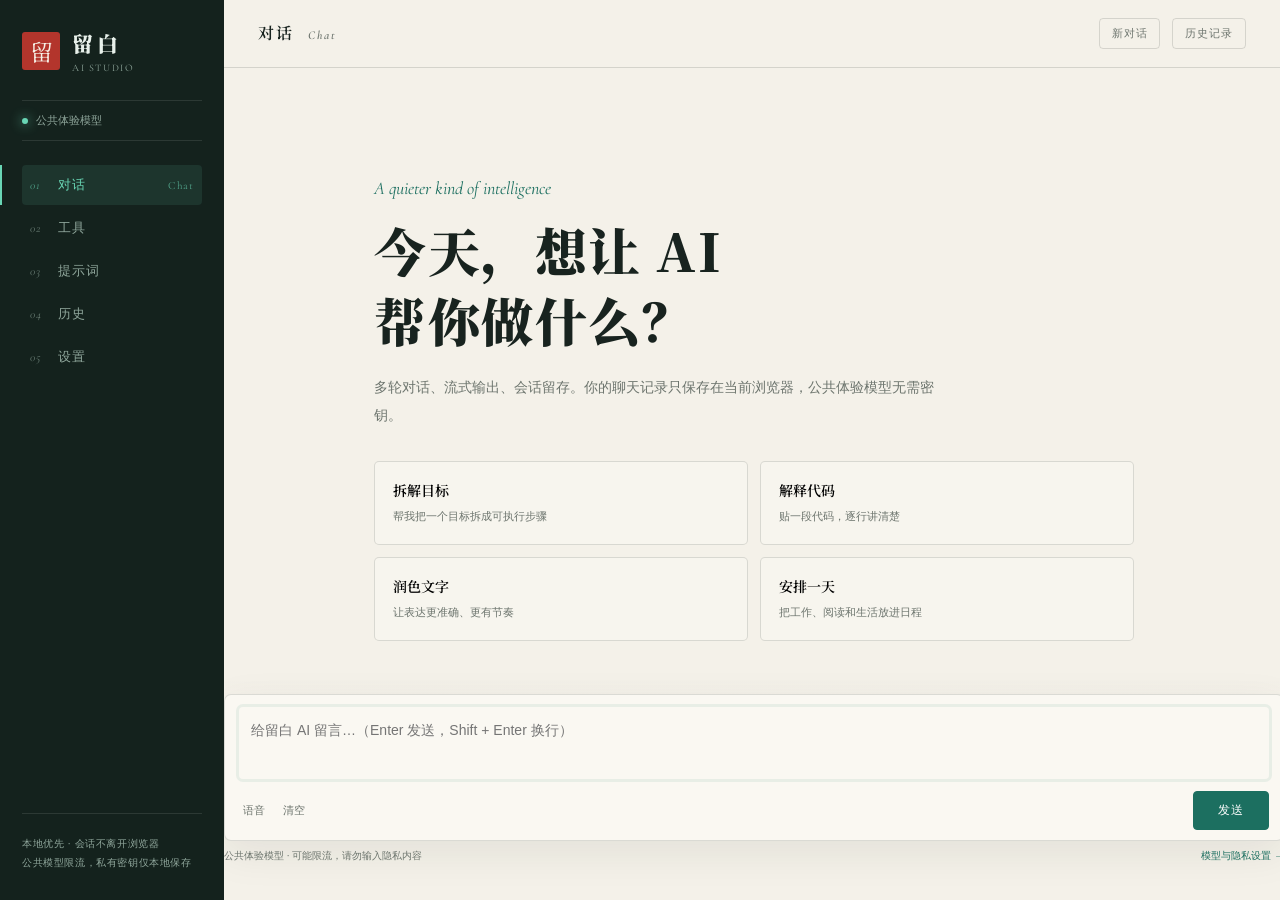
<file: index.html>
<!DOCTYPE html>
<html lang="zh-CN">
<head>
<meta charset="UTF-8">
<meta name="viewport" content="width=device-width, initial-scale=1.0">
<title>对话 · 留白 AI</title>
<meta name="description" content="留白 AI Studio：流式对话、智能工具与本地优先的 AI 工作台。">
<link rel="icon" href="data:image/svg+xml,%3Csvg xmlns='http://www.w3.org/2000/svg' viewBox='0 0 64 64'%3E%3Crect width='64' height='64' rx='8' fill='%23b3352c'/%3E%3Ctext x='32' y='40' font-size='28' text-anchor='middle' fill='%23f6f1e7' font-family='serif'%3E留%3C/text%3E%3C/svg%3E">
<link rel="preconnect" href="https://fonts.googleapis.com">
<link rel="preconnect" href="https://fonts.gstatic.com" crossorigin>
<link href="https://fonts.googleapis.com/css2?family=Noto+Serif+SC:wght@400;600;900&family=Cormorant+Garamond:ital,wght@0,500;1,500&display=swap" rel="stylesheet">
<link rel="stylesheet" href="assets/ai.css">
</head>
<body>
<script src="assets/ai-core.js"></script>
<script src="assets/shell.js"></script>
<script src="assets/page-chat.js"></script>
</body>
</html>
</file>
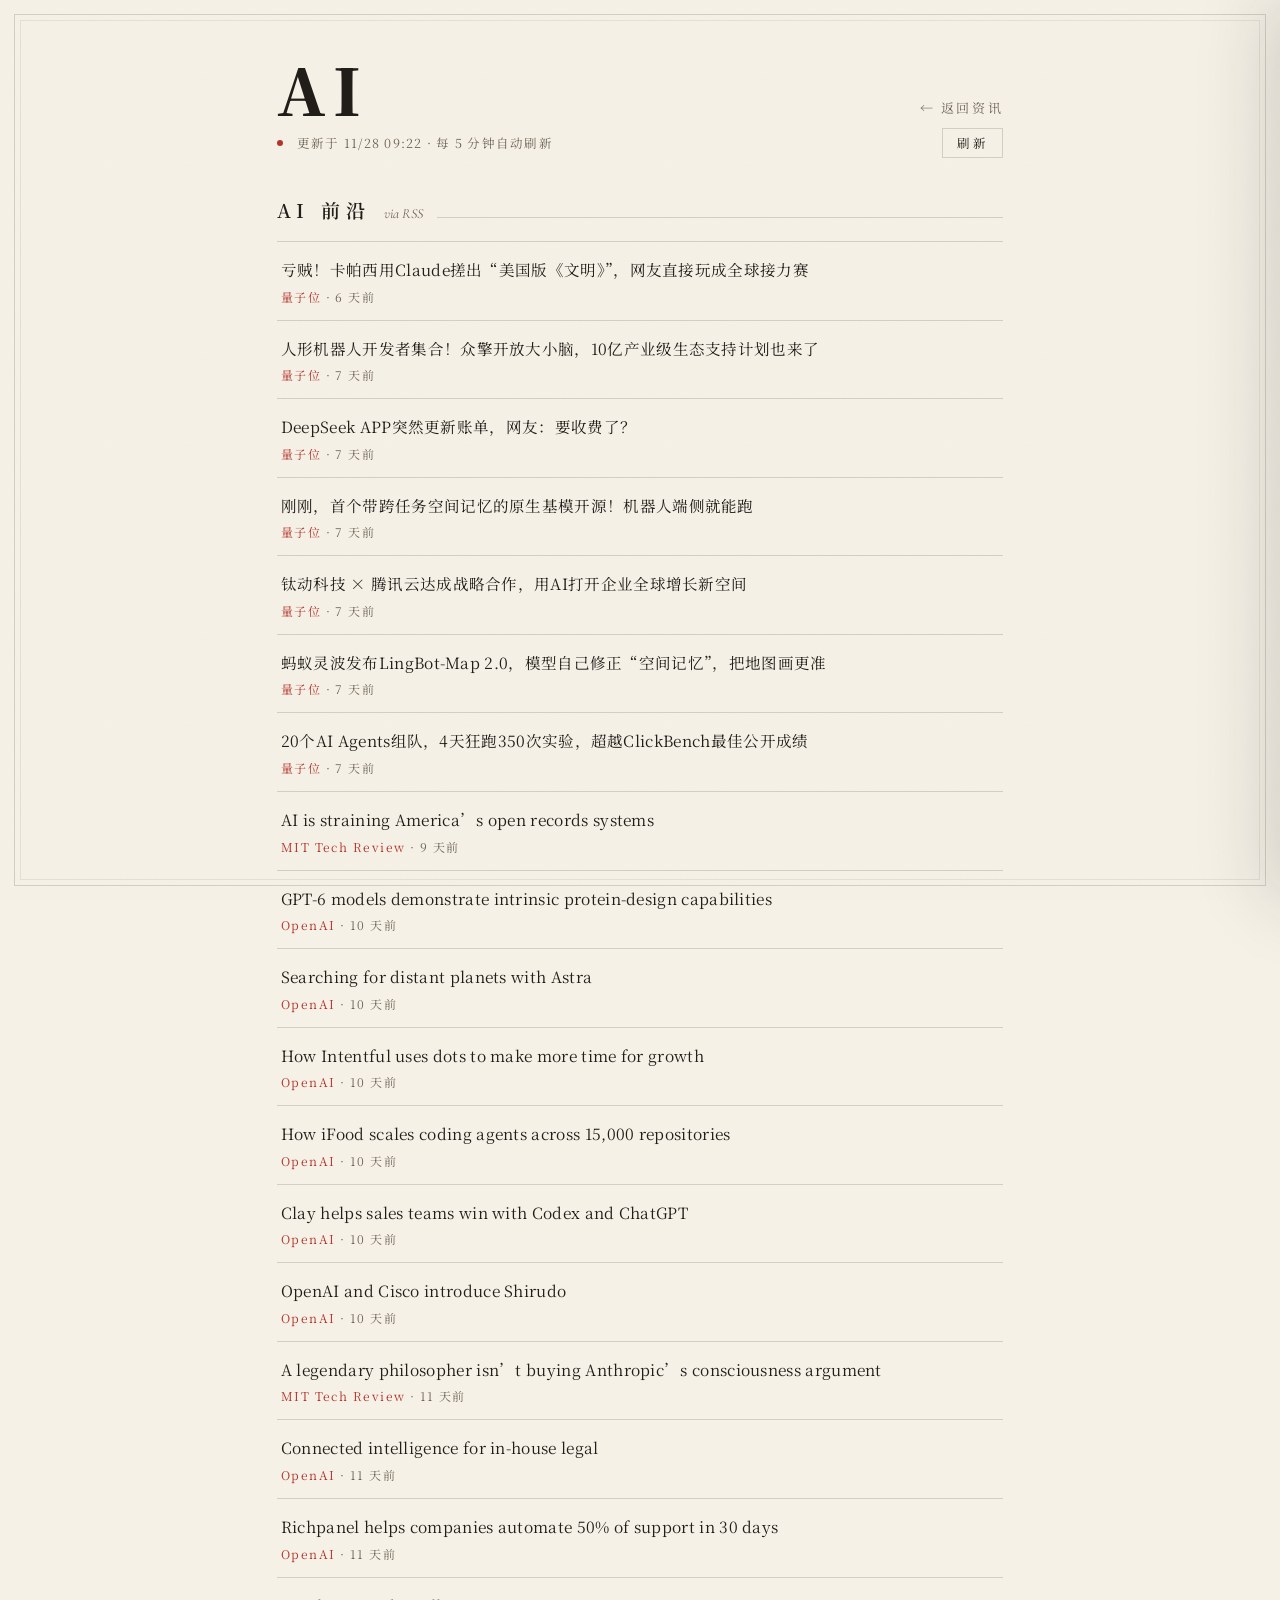
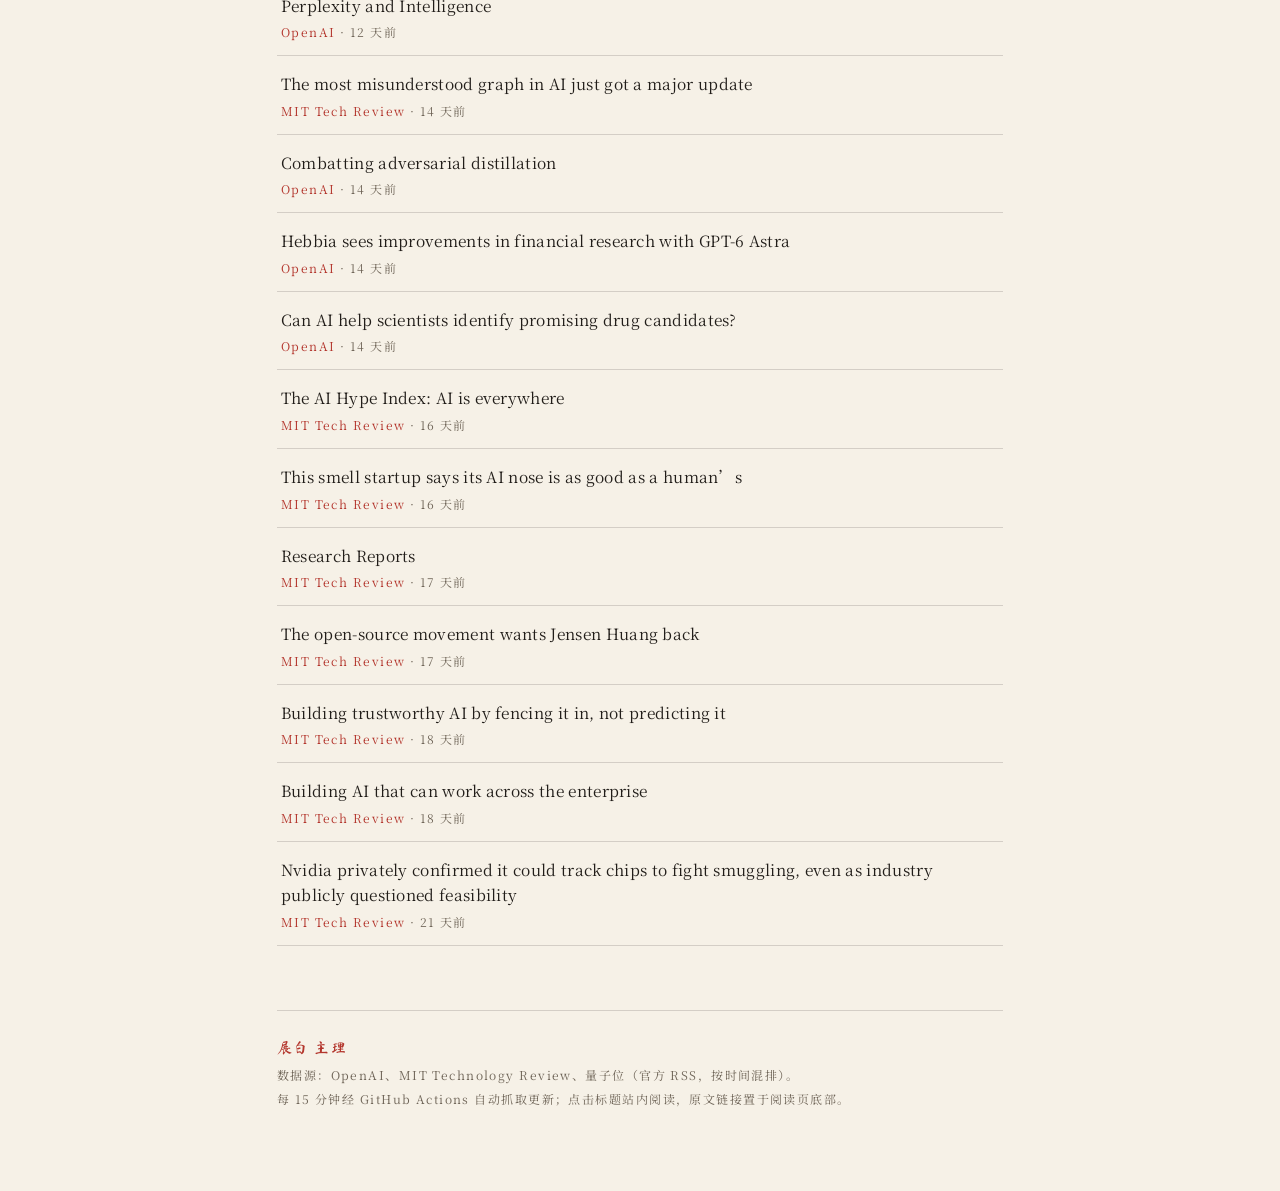
<file: ai.html>
<!DOCTYPE html>
<html lang="zh-CN">
<head>
<meta charset="UTF-8">
<meta name="viewport" content="width=device-width, initial-scale=1.0">
<title>AI · 留白</title>
<meta name="description" content="AI 前沿资讯：OpenAI、MIT Technology Review、量子位。">
<link rel="icon" href="data:image/svg+xml,%3Csvg xmlns='http://www.w3.org/2000/svg' viewBox='0 0 64 64'%3E%3Crect width='64' height='64' rx='8' fill='%23b3352c'/%3E%3Ctext x='32' y='40' font-size='28' text-anchor='middle' fill='%23f6f1e7' font-family='serif'%3E智%3C/text%3E%3C/svg%3E">
<link rel="preconnect" href="https://fonts.googleapis.com">
<link rel="preconnect" href="https://fonts.gstatic.com" crossorigin>
<link href="https://fonts.googleapis.com/css2?family=Noto+Serif+SC:wght@400;600;900&family=Cormorant+Garamond:ital,wght@0,500;1,500&family=Ma+Shan+Zheng&display=swap" rel="stylesheet">
<link rel="stylesheet" href="assets/reader.css">
<style>
  :root{
    --paper:#f6f1e7; --paper-deep:#efe8d8;
    --ink:#211d19; --ink-soft:#6f6558;
    --seal:#b3352c; --line:rgba(33,29,25,.16);
    --serif-cn:"Noto Serif SC","Source Han Serif SC","Songti SC","SimSun",serif;
    --serif-en:"Cormorant Garamond",Georgia,serif;
  }
  *{margin:0;padding:0;box-sizing:border-box}
  body{background:var(--paper);color:var(--ink);font-family:var(--serif-cn);min-height:100vh}
  body::before{
    content:"";position:fixed;inset:0;pointer-events:none;z-index:5;
    opacity:.5;mix-blend-mode:multiply;
    background-image:url("data:image/svg+xml,%3Csvg xmlns='http://www.w3.org/2000/svg' width='140' height='140'%3E%3Cfilter id='n'%3E%3CfeTurbulence type='fractalNoise' baseFrequency='0.9' numOctaves='2'/%3E%3CfeColorMatrix values='0 0 0 0 0.55 0 0 0 0 0.52 0 0 0 0 0.45 0 0 0 0.06 0'/%3E%3C/filter%3E%3Crect width='140' height='140' filter='url(%23n)'/%3E%3C/svg%3E");
  }
  .frame{position:fixed;inset:14px;border:1px solid var(--line);pointer-events:none;z-index:4}
  .frame::after{content:"";position:absolute;inset:5px;border:1px solid rgba(33,29,25,.08)}
  main{position:relative;max-width:880px;margin:0 auto;padding:56px 6vw 80px}

  .head{display:flex;align-items:flex-end;justify-content:space-between;flex-wrap:wrap;gap:16px;margin-bottom:8px}
  .head h1{font-size:clamp(38px,7vw,64px);font-weight:900;letter-spacing:.12em;line-height:1}
  .back{font-size:13px;letter-spacing:.2em;color:var(--ink-soft);text-decoration:none;border-bottom:1px solid transparent;padding-bottom:2px;transition:all .25s}
  .back:hover{color:var(--seal);border-color:var(--seal)}
  .meta{display:flex;align-items:center;gap:14px;font-size:12.5px;letter-spacing:.1em;color:var(--ink-soft);margin-bottom:34px}
  .meta .dot{width:6px;height:6px;border-radius:50%;background:var(--seal);animation:breathe 2.4s ease-in-out infinite}
  @keyframes breathe{0%,100%{opacity:.25}50%{opacity:1}}
  .refresh{font-family:inherit;font-size:12.5px;letter-spacing:.2em;color:var(--ink);background:none;border:1px solid var(--line);padding:5px 14px;cursor:pointer;transition:all .25s}
  .refresh:hover{border-color:var(--seal);color:var(--seal)}
  .refresh:disabled{opacity:.5;cursor:wait}

  .group-head{display:flex;align-items:baseline;gap:14px;margin:38px 0 18px}
  .group-head h2{font-size:19px;font-weight:600;letter-spacing:.3em}
  .group-head .sub{font-family:var(--serif-en);font-style:italic;font-size:14px;color:var(--ink-soft)}
  .group-head::after{content:"";flex:1;height:1px;background:var(--line)}

  .news{display:flex;flex-direction:column}
  .news a{display:block;padding:15px 4px;text-decoration:none;color:inherit;border-bottom:1px solid var(--line);transition:all .2s}
  .news a:first-child{border-top:1px solid var(--line)}
  .news a:hover{background:var(--paper-deep);padding-left:12px}
  .news .t{font-size:15.5px;line-height:1.65;letter-spacing:.02em}
  .news .s{font-size:12px;color:var(--ink-soft);letter-spacing:.12em;margin-top:5px}
  .news .src{color:var(--seal)}

  .empty{padding:44px 0;text-align:center;color:var(--ink-soft);font-size:14px;letter-spacing:.24em;border:1px dashed var(--line)}
  .foot{margin-top:64px;padding-top:22px;border-top:1px solid var(--line);font-size:12px;line-height:2;letter-spacing:.12em;color:var(--ink-soft)}
  .foot .host{font-family:"Ma Shan Zheng",var(--serif-cn);color:var(--seal);font-size:15px;letter-spacing:.1em}
  .fade{animation:fade .4s ease}
  @keyframes fade{from{opacity:0;transform:translateY(8px)}to{opacity:1}}
</style>
</head>
<body>
<div class="frame" aria-hidden="true"></div>

<main>
  <div class="head">
    <h1>AI</h1>
    <a class="back" href="digest.html">← 返回资讯</a>
  </div>
  <div class="meta">
    <span class="dot" aria-hidden="true"></span>
    <span id="updated">数据加载中…</span>
    <span style="flex:1"></span>
    <button class="refresh" id="refresh" onclick="load(true)">刷新</button>
  </div>

  <div class="group-head"><h2>AI 前沿</h2><span class="sub">via RSS</span></div>
  <div id="content"></div>

  <div class="foot">
    <span class="host">展白 主理</span><br>
    数据源：OpenAI、MIT Technology Review、量子位（官方 RSS，按时间混排）。<br>
    每 15 分钟经 GitHub Actions 自动抓取更新；点击标题站内阅读，原文链接置于阅读页底部。
  </div>
</main>

<script src="assets/reader.js"></script>
<script>
const $ = (s, p = document) => p.querySelector(s);
const content = $("#content");

const esc = (s) => String(s ?? "").replace(/[&<>"']/g, (c) => ({ "&": "&amp;", "<": "&lt;", ">": "&gt;", '"': "&quot;", "'": "&#39;" }[c]));
function timeAgo(iso) {
  const s = (Date.now() - new Date(iso).getTime()) / 1000;
  if (s < 3600) return Math.max(1, s / 60 | 0) + " 分钟前";
  if (s < 86400) return (s / 3600 | 0) + " 小时前";
  return (s / 86400 | 0) + " 天前";
}

function paint(d) {
  if (!d?.items?.length) {
    content.innerHTML = `<div class="empty">源暂不可用</div>`;
    return;
  }
  content.innerHTML = `<div class="news fade">` + d.items.map((n) => `
    <a href="${esc(n.link)}" target="_blank" rel="noopener">
      <div class="t">${esc(n.title)}</div>
      <div class="s"><span class="src">${esc(n.source)}</span> · ${n.published ? timeAgo(n.published) : ""}</div>
    </a>`).join("") + `</div>`;
  ArticleReader.bind(content, d.items);
}

async function load(manual) {
  const btn = $("#refresh");
  if (btn) { btn.disabled = true; btn.textContent = "刷新中"; }
  try {
    const res = await fetch(`data/ai.json?t=${Date.now()}`, { cache: "no-store" });
    if (!res.ok) throw new Error(res.status);
    const d = await res.json();
    const ts = d.updatedAt ? new Intl.DateTimeFormat("zh-CN", { month: "numeric", day: "numeric", hour: "2-digit", minute: "2-digit", hour12: false }).format(new Date(d.updatedAt)) : "—";
    $("#updated").textContent = `更新于 ${ts}` + (manual ? "" : " · 每 5 分钟自动刷新");
    paint(d);
  } catch {
    $("#updated").textContent = "数据加载失败";
    content.innerHTML = `<div class="empty">数据加载失败，稍后自动重试</div>`;
  } finally {
    if (btn) { btn.disabled = false; btn.textContent = "刷新"; }
  }
}

load();
setInterval(load, 5 * 60 * 1000);
</script>
</body>
</html>
</file>
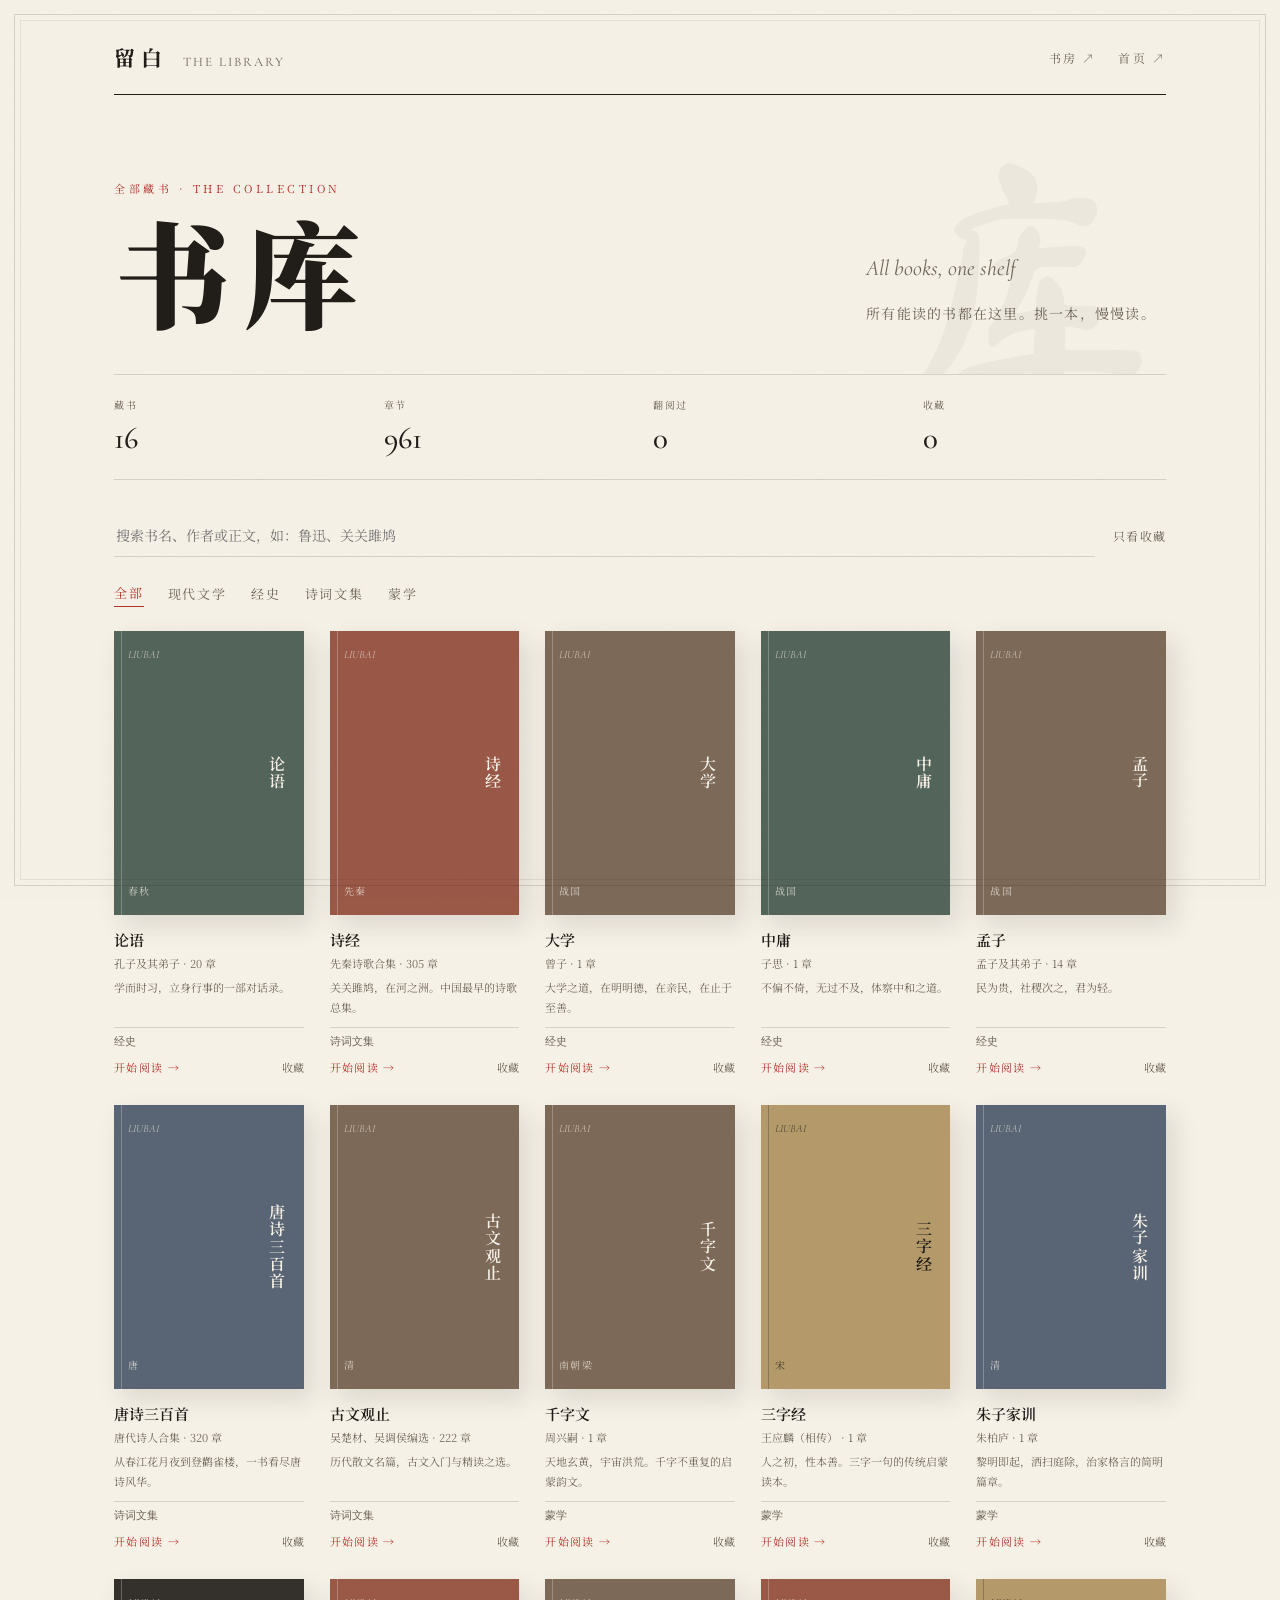
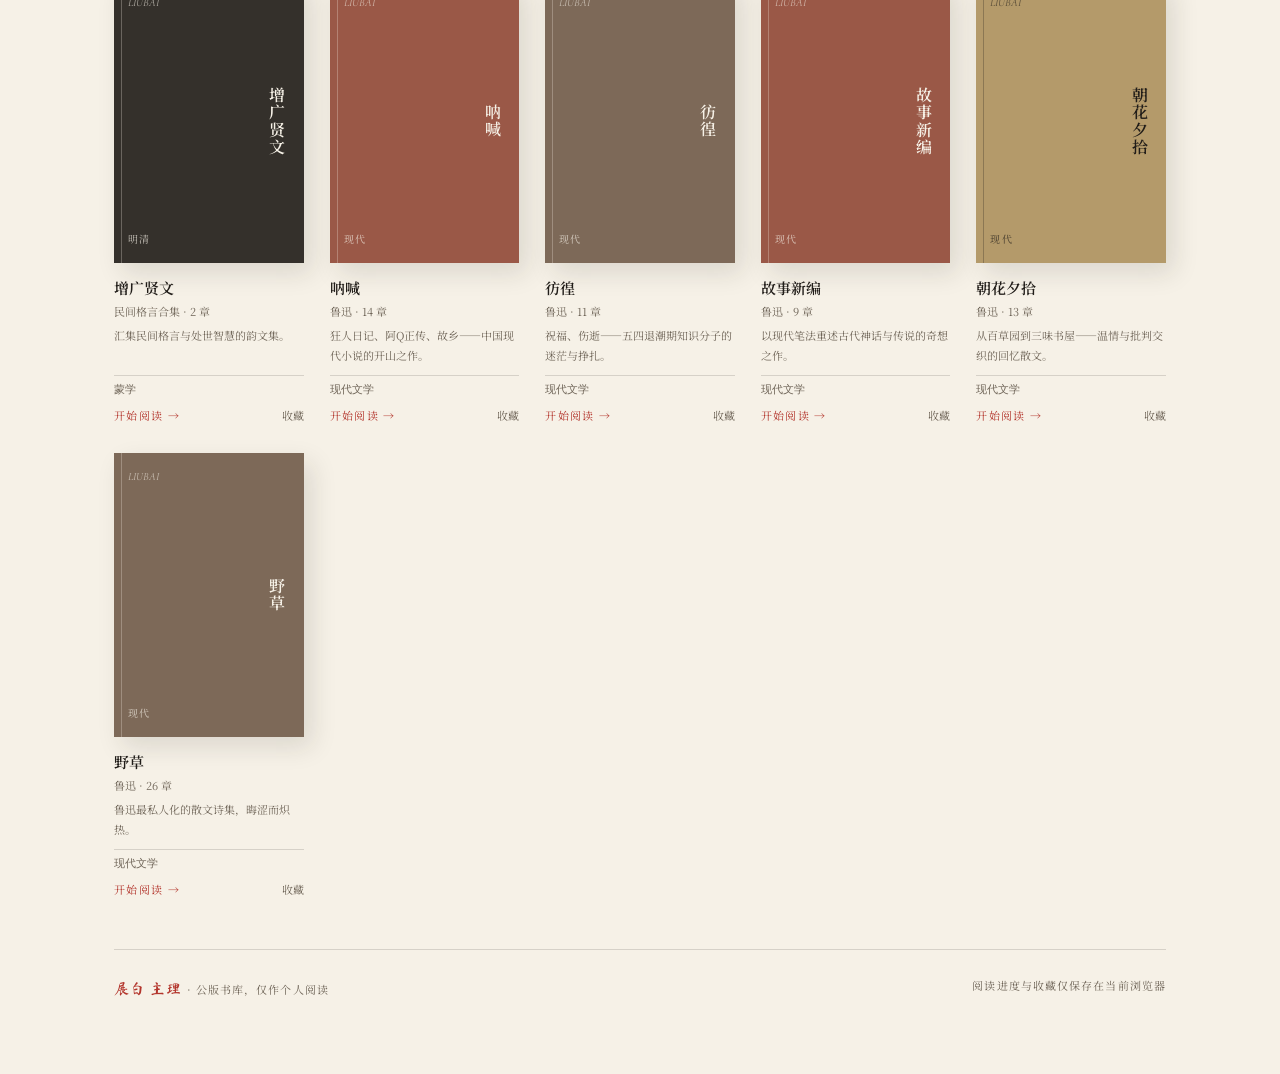
<file: books.html>
<!DOCTYPE html>
<html lang="zh-CN">
<head>
<meta charset="UTF-8">
<meta name="viewport" content="width=device-width, initial-scale=1.0">
<title>书库 · 留白</title>
<meta name="description" content="全部藏书一览：现代文学、经史、诗词文集与蒙学，可搜索、可继续阅读。">
<link rel="icon" href="data:image/svg+xml,%3Csvg xmlns='http://www.w3.org/2000/svg' viewBox='0 0 64 64'%3E%3Crect width='64' height='64' rx='8' fill='%23b3352c'/%3E%3Ctext x='32' y='40' font-size='28' text-anchor='middle' fill='%23f6f1e7' font-family='serif'%3E库%3C/text%3E%3C/svg%3E">
<link rel="preconnect" href="https://fonts.googleapis.com">
<link rel="preconnect" href="https://fonts.gstatic.com" crossorigin>
<link href="https://fonts.googleapis.com/css2?family=Noto+Serif+SC:wght@400;600;900&family=Cormorant+Garamond:ital,wght@0,500;1,500&family=Ma+Shan+Zheng&display=swap" rel="stylesheet">
<style>
  :root{--paper:#f6f1e7;--deep:#eee6d6;--ink:#211d19;--soft:#6f6558;--seal:#b3352c;--line:rgba(33,29,25,.15);--cn:"Noto Serif SC","Songti SC",serif;--en:"Cormorant Garamond",Georgia,serif}*{margin:0;padding:0;box-sizing:border-box}button,input{font:inherit}button{cursor:pointer}body{background:var(--paper);color:var(--ink);font-family:var(--cn);min-height:100vh}
  body::before{content:"";position:fixed;inset:0;pointer-events:none;z-index:5;opacity:.5;mix-blend-mode:multiply;background-image:url("data:image/svg+xml,%3Csvg xmlns='http://www.w3.org/2000/svg' width='140' height='140'%3E%3Cfilter id='n'%3E%3CfeTurbulence type='fractalNoise' baseFrequency='0.9' numOctaves='2'/%3E%3CfeColorMatrix values='0 0 0 0 0.55 0 0 0 0 0.52 0 0 0 0 0.45 0 0 0 0.06 0'/%3E%3C/filter%3E%3Crect width='140' height='140' filter='url(%23n)'/%3E%3C/svg%3E")}.frame{position:fixed;inset:14px;border:1px solid var(--line);pointer-events:none;z-index:4}.frame::after{content:"";position:absolute;inset:5px;border:1px solid rgba(33,29,25,.08)}
  main{position:relative;max-width:1180px;margin:0 auto;padding:42px 5vw 70px}.masthead{display:flex;align-items:center;justify-content:space-between;gap:18px;padding-bottom:22px;border-bottom:1px solid var(--ink)}.brand{display:flex;align-items:baseline;gap:14px;color:var(--ink);text-decoration:none}.brand strong{font-size:21px;letter-spacing:.3em}.brand span{font-family:var(--en);font-size:13px;letter-spacing:.16em;color:var(--soft)}.mast-nav{display:flex;gap:22px}.mast-nav a{font-size:12px;letter-spacing:.18em;color:var(--soft);text-decoration:none}.mast-nav a:hover{color:var(--seal)}
  .cover{position:relative;display:grid;grid-template-columns:1fr 300px;align-items:end;gap:44px;min-height:280px;padding:54px 0 46px;border-bottom:1px solid var(--line);overflow:hidden}.cover-main,.cover-side{position:relative;z-index:1}.cover-vol{margin-bottom:16px;font-size:11px;letter-spacing:.32em;color:var(--seal)}.cover-title{font-size:clamp(74px,10vw,116px);font-weight:900;line-height:1;letter-spacing:.12em}.cover-en{font-family:var(--en);font-style:italic;font-size:22px;color:var(--soft)}.cover-poem{margin-top:18px;font-size:14px;line-height:2.1;letter-spacing:.09em;color:var(--soft)}.watermark{position:absolute;right:0;bottom:-80px;font-family:"Ma Shan Zheng",var(--cn);font-size:310px;line-height:1;color:rgba(33,29,25,.045);pointer-events:none}
  .stats{display:grid;grid-template-columns:repeat(4,1fr);gap:26px;padding:22px 0;border-bottom:1px solid var(--line)}.stat small{display:block;font-size:10px;letter-spacing:.16em;color:var(--soft)}.stat strong{display:block;margin-top:7px;font-family:var(--en);font-size:31px;font-weight:500}
  .resume{margin-top:26px}.resume-label{font-size:10px;letter-spacing:.24em;color:var(--soft);margin-bottom:8px}.resume a{display:flex;align-items:baseline;justify-content:space-between;gap:16px;padding:13px 0;border-bottom:1px solid var(--line);color:inherit;text-decoration:none;font-size:13px}.resume a:hover{color:var(--seal)}.resume a span{color:var(--soft);font-size:10px;white-space:nowrap}
  .toolbar{display:flex;align-items:center;gap:18px;margin:34px 0 22px;flex-wrap:wrap}.toolbar input{flex:1;min-width:220px;border:0;border-bottom:1px solid var(--line);background:none;padding:11px 2px;color:var(--ink);outline:none;font-size:14px}.toolbar input:focus{border-color:var(--seal)}.fav-toggle{border:0;background:none;color:var(--soft);font-size:12px;letter-spacing:.1em;padding:4px 0;white-space:nowrap}.fav-toggle.on{color:var(--seal);border-bottom:1px solid var(--seal)}
  .filters{display:flex;gap:24px;margin-bottom:24px;flex-wrap:wrap}.filters button{border:0;background:none;color:var(--soft);font-size:13px;letter-spacing:.14em;padding:4px 0}.filters button.on{color:var(--seal);border-bottom:1px solid var(--seal)}
  .book-grid{display:grid;grid-template-columns:repeat(5,1fr);gap:30px 26px}.book-card{min-width:0;display:flex;flex-direction:column}.book-cover{position:relative;width:100%;aspect-ratio:2/3;overflow:hidden;background:var(--deep);box-shadow:8px 10px 24px rgba(33,29,25,.12);transition:transform .35s,box-shadow .35s}.book-card:hover .book-cover{transform:translateY(-5px) rotate(-1deg);box-shadow:10px 16px 30px rgba(33,29,25,.17)}.generated-cover{position:absolute;inset:0;display:flex;flex-direction:column;justify-content:space-between;padding:17px 14px;color:var(--cover-ink,#f6f1e7);background:var(--cover-bg,#6f6558)}.generated-cover::before{content:"";position:absolute;left:7px;top:0;bottom:0;width:1px;background:currentColor;opacity:.28}.generated-cover .mark{font-family:var(--en);font-style:italic;font-size:11px;opacity:.65}.generated-cover .btitle{font-size:16px;font-weight:600;line-height:1.6;letter-spacing:.08em;writing-mode:vertical-rl;max-height:76%;align-self:flex-end}.generated-cover .bauthor{font-size:10px;letter-spacing:.12em;opacity:.75}
  .card-meta{padding-top:13px;flex:1;display:flex;flex-direction:column}.card-meta h3{font-size:15px;font-weight:600;line-height:1.6;overflow-wrap:anywhere}.card-meta .author{margin-top:3px;font-size:11px;color:var(--soft)}.card-meta .desc{margin-top:7px;font-size:11px;line-height:1.8;color:var(--soft);flex:1}.card-actions{display:flex;align-items:center;justify-content:space-between;gap:10px;margin-top:10px}.card-actions a{color:var(--seal);font-size:11px;letter-spacing:.12em;text-decoration:none;white-space:nowrap}.card-actions a:hover{text-decoration:underline;text-underline-offset:4px}.fav-btn{border:0;background:none;color:var(--soft);font-size:11px;padding:0;white-space:nowrap}.fav-btn.on{color:var(--seal)}.progress-pill{margin-top:9px;height:1px;background:var(--line)}.progress-pill i{display:block;height:1px;background:var(--seal)}.progress-text{margin-top:6px;font-family:var(--en);font-size:11px;color:var(--soft)}
  .empty{padding:48px 0;text-align:center;color:var(--soft);font-size:13px;letter-spacing:.18em}.loading{padding:48px 0;text-align:center;color:var(--soft);font-size:13px;letter-spacing:.16em}
  .foot{display:flex;justify-content:space-between;gap:20px;flex-wrap:wrap;margin-top:52px;padding-top:24px;border-top:1px solid var(--line);font-size:11px;line-height:2;letter-spacing:.1em;color:var(--soft)}.host{font-family:"Ma Shan Zheng",var(--cn);color:var(--seal);font-size:15px}
  .fade{animation:fade .45s ease}@keyframes fade{from{opacity:0;transform:translateY(8px)}to{opacity:1;transform:none}}
  @media(max-width:1000px){.book-grid{grid-template-columns:repeat(4,1fr)}.cover{grid-template-columns:1fr 260px;gap:30px}}@media(max-width:760px){.masthead{flex-wrap:wrap}.cover{grid-template-columns:1fr;gap:22px;min-height:0;padding:42px 0}.watermark{font-size:220px;bottom:-44px}.stats{grid-template-columns:repeat(2,1fr);gap:18px}.book-grid{grid-template-columns:repeat(3,1fr)}.toolbar{gap:12px}}@media(max-width:520px){.frame{inset:8px}main{padding:30px 6vw 56px}.brand span{display:none}.book-grid{grid-template-columns:repeat(2,1fr);gap:24px 16px}.generated-cover{padding:12px 10px}.generated-cover .btitle{font-size:13px}.mast-nav{gap:14px}}
</style>
</head>
<body>
<div class="frame" aria-hidden="true"></div>
<main>
  <header class="masthead">
    <a class="brand" href="index.html"><strong>留白</strong><span>THE LIBRARY</span></a>
    <nav class="mast-nav"><a href="library.html">书房 ↗</a><a href="index.html">首页 ↗</a></nav>
  </header>
  <section class="cover">
    <div class="cover-main"><div class="cover-vol">全部藏书 · THE COLLECTION</div><h1 class="cover-title">书库</h1></div>
    <div class="cover-side"><div class="cover-en">All books, one shelf</div><p class="cover-poem">所有能读的书都在这里。挑一本，慢慢读。</p></div>
    <span class="watermark">库</span>
  </section>
  <div class="stats" id="stats"></div>
  <div class="resume" id="resume" hidden></div>
  <div class="toolbar">
    <input id="book-search" placeholder="搜索书名、作者或正文，如：鲁迅、关关雎鸠">
    <button class="fav-toggle" id="fav-toggle" type="button">只看收藏</button>
  </div>
  <div class="filters" id="filters">
    <button class="on" data-cat="all">全部</button>
    <button data-cat="modern">现代文学</button>
    <button data-cat="classics">经史</button>
    <button data-cat="poetry">诗词文集</button>
    <button data-cat="primer">蒙学</button>
  </div>
  <div class="book-grid" id="book-grid"><div class="loading">正在整理书架…</div></div>
  <footer class="foot"><span><span class="host">展白 主理</span> · 公版书库，仅作个人阅读</span><span>阅读进度与收藏仅保存在当前浏览器</span></footer>
</main>
<script>
const $=s=>document.querySelector(s),esc=s=>String(s??"").replace(/[&<>"']/g,c=>({"&":"&amp;","<":"&lt;",">":"&gt;",'"':"&quot;","'":"&#39;"}[c]));
const store={get(k,f){try{return JSON.parse(localStorage.getItem(k))??f}catch{return f}},set(k,v){localStorage.setItem(k,JSON.stringify(v))}};
const CATS={nahan:"modern",panghuang:"modern",gushixinbian:"modern",zhaohuaxishi:"modern",yecao:"modern",lunyu:"classics",mengzi:"classics",daxue:"classics",zhongyong:"classics",shijing:"poetry",tang300:"poetry",guwen:"poetry",qianziwen:"primer",sanzijing:"primer",zhuzi:"primer",zengguang:"primer"};
const CAT_NAMES={modern:"现代文学",classics:"经史",poetry:"诗词文集",primer:"蒙学"};
const PALETTES=[["#53645b","#f6f1e7"],["#9a5847","#f6f1e7"],["#b49a6a","#211d19"],["#596575","#f6f1e7"],["#7d6958","#f6f1e7"],["#34302b","#f6f1e7"]];
let catalog=null,query="",cat="all",onlyFav=false;
let favorites=store.get("liubai-favorite-books",[]),progress=store.get("liubai-book-progress",{}),readingHistory=store.get("liubai-reading-history",[]);
const hash=s=>[...String(s)].reduce((n,c)=>(n*31+c.codePointAt(0))>>>0,7);
function cover(b){const p=PALETTES[hash(b.title)%PALETTES.length];return `<div class="book-cover"><div class="generated-cover" style="--cover-bg:${p[0]};--cover-ink:${p[1]}"><span class="mark">LIUBAI</span><span class="btitle">${esc(b.title)}</span><span class="bauthor">${esc(b.era||"")}</span></div></div>`}
function bookPercent(b){const p=progress[b.id];if(!p)return 0;return Math.min(100,Math.round(((p.chapter+(p.scroll||0))/b.chapters.length)*100))}
function renderStats(){const chapters=catalog.books.reduce((n,b)=>n+b.chapters.length,0),started=Object.keys(progress).filter(id=>catalog.books.some(b=>b.id===id)).length;$("#stats").innerHTML=[[catalog.books.length,"藏书"],[chapters,"章节"],[started,"翻阅过"],[favorites.length,"收藏"]].map(([v,l])=>`<div class="stat"><small>${l}</small><strong>${v}</strong></div>`).join("")}
function renderResume(){const latest=readingHistory.slice(0,3);$("#resume").hidden=!latest.length;if(!latest.length)return;$("#resume").innerHTML=`<div class="resume-label">最近阅读 · 继续上次</div>${latest.map(h=>`<a href="reader.html?book=${h.bookId}&chapter=${h.chapterIndex}"><strong>${esc(h.bookTitle)} · ${esc(h.chapterTitle)}</strong><span>${new Intl.DateTimeFormat("zh-CN",{month:"numeric",day:"numeric",hour:"2-digit",minute:"2-digit",hour12:false}).format(new Date(h.openedAt))}</span></a>`).join("")}`}
function renderBooks(){const q=query.trim().toLowerCase(),list=catalog.books.filter(b=>(cat==="all"||CATS[b.id]===cat)&&(!onlyFav||favorites.includes(b.id))&&(!q||`${b.title}${b.author}${b.description}${b.chapters.map(c=>c.title+c.paragraphs.join(" ")).join(" ")}`.toLowerCase().includes(q)));
$("#book-grid").innerHTML=list.length?list.map(b=>{const pct=bookPercent(b),p=progress[b.id];return `<article class="book-card fade"><a href="reader.html?book=${b.id}">${cover(b)}</a><div class="card-meta"><h3>${esc(b.title)}</h3><span class="author">${esc(b.author)} · ${b.chapters.length} 章</span><span class="desc">${esc(b.description)}</span><div class="progress-pill"><i style="width:${pct}%"></i></div><span class="progress-text">${p?`已读 ${pct}% · ${CAT_NAMES[CATS[b.id]]||""}`:CAT_NAMES[CATS[b.id]]||""}</span><div class="card-actions"><a href="reader.html?book=${b.id}${p?`&chapter=${p.chapter}`:""}">${p?"继续阅读":"开始阅读"} →</a><button class="fav-btn ${favorites.includes(b.id)?"on":""}" data-fav="${b.id}">${favorites.includes(b.id)?"已收藏":"收藏"}</button></div></div></article>`}).join(""):`<div class="empty">${onlyFav?"还没有收藏，点书卡上的「收藏」即可。":"没有找到相关书籍或正文。"}</div>`}
$("#book-search").addEventListener("input",e=>{query=e.target.value;renderBooks()});
$("#fav-toggle").addEventListener("click",()=>{onlyFav=!onlyFav;$("#fav-toggle").classList.toggle("on",onlyFav);$("#fav-toggle").textContent=onlyFav?"查看全部":"只看收藏";renderBooks()});
$("#filters").addEventListener("click",e=>{if(!e.target.dataset.cat)return;cat=e.target.dataset.cat;document.querySelectorAll("#filters button").forEach(b=>b.classList.toggle("on",b===e.target));renderBooks()});
$("#book-grid").addEventListener("click",e=>{const id=e.target.dataset.fav;if(!id)return;favorites=favorites.includes(id)?favorites.filter(x=>x!==id):[...favorites,id];store.set("liubai-favorite-books",favorites);renderStats();renderBooks()});
(async()=>{try{const r=await fetch("data/library-catalog.json",{cache:"no-store"});if(!r.ok)throw new Error(r.status);catalog=await r.json();renderStats();renderResume();renderBooks()}catch{$("#book-grid").innerHTML=`<div class="empty">书库暂时无法载入，请稍后刷新。</div>`}})();
</script>
</body>
</html>
</file>
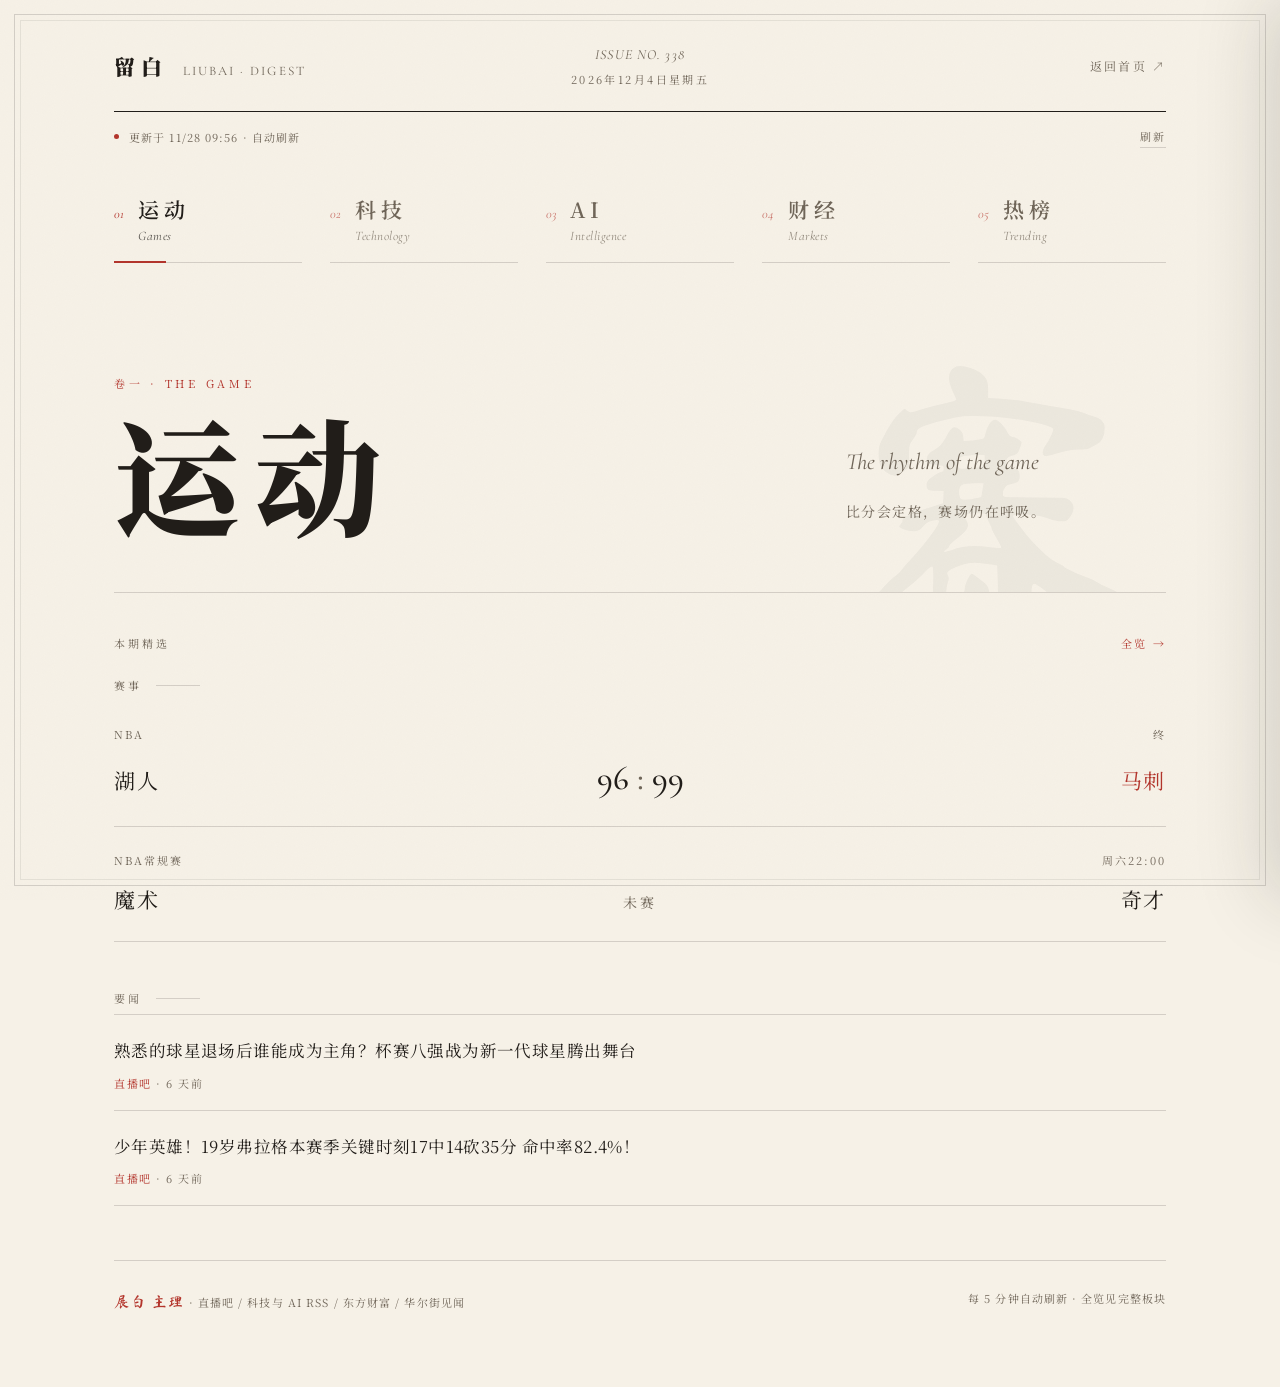
<file: digest.html>
<!DOCTYPE html>
<html lang="zh-CN">
<head>
<meta charset="UTF-8">
<meta name="viewport" content="width=device-width, initial-scale=1.0">
<title>资讯 · 留白</title>
<meta name="description" content="运动、科技、AI、财经、热榜，五卷择一，静览。">
<link rel="icon" href="data:image/svg+xml,%3Csvg xmlns='http://www.w3.org/2000/svg' viewBox='0 0 64 64'%3E%3Crect width='64' height='64' rx='8' fill='%23b3352c'/%3E%3Ctext x='32' y='40' font-size='28' text-anchor='middle' fill='%23f6f1e7' font-family='serif'%3E讯%3C/text%3E%3C/svg%3E">
<link rel="preconnect" href="https://fonts.googleapis.com">
<link rel="preconnect" href="https://fonts.gstatic.com" crossorigin>
<link href="https://fonts.googleapis.com/css2?family=Noto+Serif+SC:wght@400;600;900&family=Cormorant+Garamond:ital,wght@0,500;1,500&family=Ma+Shan+Zheng&display=swap" rel="stylesheet">
<link rel="stylesheet" href="assets/reader.css">
<style>
  :root{
    --paper:#f6f1e7;--paper-deep:#efe8d8;--ink:#211d19;--ink-soft:#6f6558;
    --seal:#b3352c;--line:rgba(33,29,25,.16);--up:#b3352c;--down:#2e7d32;
    --serif-cn:"Noto Serif SC","Source Han Serif SC","Songti SC","SimSun",serif;
    --serif-en:"Cormorant Garamond",Georgia,serif;
  }
  *{margin:0;padding:0;box-sizing:border-box}
  body{background:var(--paper);color:var(--ink);font-family:var(--serif-cn);min-height:100vh}
  body::before{content:"";position:fixed;inset:0;pointer-events:none;z-index:5;opacity:.5;mix-blend-mode:multiply;background-image:url("data:image/svg+xml,%3Csvg xmlns='http://www.w3.org/2000/svg' width='140' height='140'%3E%3Cfilter id='n'%3E%3CfeTurbulence type='fractalNoise' baseFrequency='0.9' numOctaves='2'/%3E%3CfeColorMatrix values='0 0 0 0 0.55 0 0 0 0 0.52 0 0 0 0 0.45 0 0 0 0.06 0'/%3E%3C/filter%3E%3Crect width='140' height='140' filter='url(%23n)'/%3E%3C/svg%3E")}
  .frame{position:fixed;inset:14px;border:1px solid var(--line);pointer-events:none;z-index:4}
  .frame::after{content:"";position:absolute;inset:5px;border:1px solid rgba(33,29,25,.08)}
  main{position:relative;max-width:1180px;margin:0 auto;padding:42px 5vw 70px}
  .masthead{display:grid;grid-template-columns:1fr auto 1fr;align-items:center;gap:24px;padding-bottom:22px;border-bottom:1px solid var(--ink)}
  .brand{display:flex;align-items:baseline;gap:14px;color:var(--ink);text-decoration:none}
  .brand strong{font-size:21px;letter-spacing:.3em;font-weight:900}
  .brand span{font-family:var(--serif-en);font-size:13px;letter-spacing:.16em;color:var(--ink-soft)}
  .issue{text-align:center;font-size:11px;letter-spacing:.22em;color:var(--ink-soft);line-height:1.9}
  .issue .no{font-family:var(--serif-en);font-style:italic;font-size:14px;letter-spacing:.08em}
  .back{justify-self:end;font-size:12px;letter-spacing:.18em;color:var(--ink-soft);text-decoration:none;transition:color .25s}
  .back:hover{color:var(--seal)}
  .meta{display:flex;align-items:center;gap:10px;padding:13px 0 0;font-size:11px;letter-spacing:.1em;color:var(--ink-soft)}
  .meta .dot{width:5px;height:5px;border-radius:50%;background:var(--seal)}
  .refresh{margin-left:auto;font-family:inherit;font-size:11px;letter-spacing:.18em;color:var(--ink-soft);background:none;border:0;border-bottom:1px solid var(--line);padding:3px 0;cursor:pointer;transition:all .25s}
  .refresh:hover{color:var(--seal);border-color:var(--seal)}
  .refresh:disabled{opacity:.5;cursor:wait}

  .stream-nav{display:grid;grid-template-columns:repeat(5,1fr);gap:28px;margin-top:46px}
  .stream-tab{position:relative;display:grid;grid-template-columns:auto 1fr;align-items:baseline;gap:4px 14px;padding:0 0 18px;border:0;border-bottom:1px solid var(--line);background:none;color:var(--ink-soft);font-family:inherit;text-align:left;cursor:pointer;transition:color .3s}
  .stream-tab .no{font-family:var(--serif-en);font-style:italic;font-size:13px;color:var(--seal);opacity:.65}
  .stream-tab .label{font-size:21px;font-weight:600;letter-spacing:.24em}
  .stream-tab .en{grid-column:2;font-family:var(--serif-en);font-style:italic;font-size:13px;letter-spacing:.04em;opacity:.72}
  .stream-tab::after{content:"";position:absolute;left:0;bottom:-1px;width:0;height:2px;background:var(--seal);transition:width .4s cubic-bezier(.19,1,.22,1)}
  .stream-tab:hover,.stream-tab.on{color:var(--ink)}
  .stream-tab.on::after{width:52px}
  .stream-tab.on .no{opacity:1}

  .cover{position:relative;display:grid;grid-template-columns:1fr 320px;align-items:end;gap:48px;min-height:330px;padding:64px 0 58px;border-bottom:1px solid var(--line);overflow:hidden}
  .cover-main,.cover-side{position:relative;z-index:1}
  .cover-vol{margin-bottom:20px;font-size:11px;letter-spacing:.34em;color:var(--seal)}
  .cover-title{font-size:clamp(76px,10vw,126px);font-weight:900;line-height:.98;letter-spacing:.12em}
  .cover-side{padding-bottom:8px}
  .cover-en{font-family:var(--serif-en);font-style:italic;font-size:23px;line-height:1.25;color:var(--ink-soft)}
  .cover-poem{margin-top:20px;font-size:14px;line-height:2.1;letter-spacing:.1em;color:var(--ink-soft)}
  .watermark{position:absolute;z-index:0;right:-8px;bottom:-100px;font-family:"Ma Shan Zheng",var(--serif-cn);font-size:350px;line-height:1;color:rgba(33,29,25,.045);pointer-events:none;user-select:none}
  .cover.swap .cover-main,.cover.swap .cover-side{animation:coverIn .55s cubic-bezier(.19,1,.22,1)}
  .cover.swap .cover-side{animation-delay:.06s}
  @keyframes coverIn{from{opacity:0;transform:translateY(16px)}to{opacity:1;transform:none}}

  .panel{padding-top:42px}
  .panel-head{display:flex;align-items:baseline;justify-content:space-between;gap:20px;margin-bottom:26px}
  .panel-kicker{font-size:11px;letter-spacing:.28em;color:var(--ink-soft)}
  .all{font-size:11px;letter-spacing:.2em;color:var(--seal);text-decoration:none;white-space:nowrap}
  .all:hover{text-decoration:underline;text-underline-offset:5px}
  .group+.group{margin-top:48px}
  .group-label{display:flex;align-items:center;gap:14px;margin-bottom:8px;font-size:11px;letter-spacing:.28em;color:var(--ink-soft)}
  .group-label::after{content:"";width:44px;height:1px;background:var(--line)}

  .match{display:block;color:inherit;text-decoration:none;padding:25px 0 27px;border-bottom:1px solid var(--line)}
  .match-meta{display:flex;justify-content:space-between;gap:16px;margin-bottom:16px;font-size:11px;letter-spacing:.18em;color:var(--ink-soft)}
  .match-meta .live{color:var(--seal)}
  .pair{display:grid;grid-template-columns:1fr auto 1fr;align-items:baseline;gap:24px}
  .side{font-size:21px;letter-spacing:.08em}
  .side.home{text-align:right}
  .side.win{color:var(--seal)}
  .result{font-family:var(--serif-en);font-size:34px;font-weight:500;white-space:nowrap}
  .result i{font-style:normal;color:var(--ink-soft);padding:0 8px}
  .result.pending{font-family:var(--serif-cn);font-size:14px;font-weight:400;color:var(--ink-soft);letter-spacing:.2em}

  .items{border-top:1px solid var(--line)}
  .item{display:block;color:inherit;text-decoration:none;padding:20px 0 19px;border-bottom:1px solid var(--line);transition:padding .3s,background .3s}
  .item:hover{padding-left:10px;background:linear-gradient(90deg,rgba(33,29,25,.025),transparent 80%)}
  .item-title{font-size:16.5px;line-height:1.9;letter-spacing:.025em}
  .item-meta{margin-top:8px;font-size:11px;letter-spacing:.14em;color:var(--ink-soft)}
  .item-meta .src{color:var(--seal)}
  .item.featured{padding:10px 0 30px}
  .item.featured .item-title{max-width:850px;font-size:clamp(22px,2.6vw,29px);font-weight:600;line-height:1.65;letter-spacing:.01em}
  .item.featured .item-meta{margin-top:14px}
  .item.clamp .item-title{display:-webkit-box;-webkit-line-clamp:3;-webkit-box-orient:vertical;overflow:hidden;font-size:15px}

  .quotes{display:grid;grid-template-columns:repeat(3,1fr);gap:40px}
  .quote{padding-top:18px;border-top:1px solid var(--line)}
  .quote-name{font-size:12px;letter-spacing:.16em;color:var(--ink-soft)}
  .quote-price{margin:14px 0 6px;font-family:var(--serif-en);font-size:35px;line-height:1}
  .quote-change{font-size:12px;letter-spacing:.04em}
  .up{color:var(--up)}.down{color:var(--down)}.flat{color:var(--ink-soft)}
  .hot-list{border-top:1px solid var(--line)}
  .hot-item{display:grid;grid-template-columns:58px 1fr;gap:22px;align-items:baseline;padding:22px 0;border-bottom:1px solid var(--line);color:inherit;text-decoration:none;transition:padding .3s,background .3s}
  .hot-item:hover{padding-left:10px;background:linear-gradient(90deg,rgba(33,29,25,.025),transparent 80%)}
  .hot-rank{font-family:var(--serif-en);font-style:italic;font-size:25px;color:var(--ink-soft)}
  .hot-title{display:block;font-size:17px;line-height:1.8;letter-spacing:.02em}
  .hot-item.featured .hot-rank{font-size:34px;color:var(--seal)}
  .hot-item.featured .hot-title{font-size:clamp(22px,2.6vw,29px);font-weight:600;line-height:1.6}
  .hot-meta{display:block;margin-top:7px;font-size:11px;letter-spacing:.14em;color:var(--ink-soft)}
  .hot-meta .src{color:var(--seal)}
  .empty{padding:64px 0;text-align:center;color:var(--ink-soft);font-size:13px;letter-spacing:.24em;border-bottom:1px solid var(--line)}
  .foot{display:flex;justify-content:space-between;gap:20px;flex-wrap:wrap;margin-top:54px;padding-top:26px;border-top:1px solid var(--line);font-size:11px;line-height:2;letter-spacing:.1em;color:var(--ink-soft)}
  .host{font-family:"Ma Shan Zheng",var(--serif-cn);color:var(--seal);font-size:15px;letter-spacing:.1em}
  .fade{animation:fade .5s ease}
  @keyframes fade{from{opacity:0;transform:translateY(10px)}to{opacity:1;transform:none}}

  @media(max-width:760px){
    main{padding:32px 6vw 58px}
    .masthead{grid-template-columns:1fr auto;gap:14px}
    .issue{display:none}
    .stream-nav{gap:20px;margin-top:38px}
    .stream-tab{gap:3px 8px}
    .stream-tab .label{font-size:18px;letter-spacing:.16em}
    .stream-tab .en{display:none}
    .stream-tab.on::after{width:34px}
    .cover{grid-template-columns:1fr;gap:28px;min-height:0;padding:48px 0 44px}
    .cover-title{font-size:clamp(70px,17vw,100px)}
    .cover-side{max-width:360px;padding-bottom:0}
    .cover-en{font-size:20px}
    .cover-poem{margin-top:12px}
    .watermark{right:-8px;bottom:-45px;font-size:230px}
    .panel{padding-top:34px}
  }
  @media(max-width:560px){
    .frame{inset:8px}
    .brand span{display:none}
    .stream-nav{gap:12px}
    .stream-tab{grid-template-columns:1fr;text-align:center}
    .stream-tab .no{font-size:11px}
    .stream-tab .label{font-size:17px;letter-spacing:.12em}
    .stream-tab::after{left:50%;transform:translateX(-50%)}
    .cover-title{font-size:70px}
    .pair{gap:12px}
    .side{font-size:17px}
    .result{font-size:28px}
    .result i{padding:0 4px}
    .quotes{grid-template-columns:1fr;gap:0}
    .quote{display:grid;grid-template-columns:1fr auto;align-items:baseline;gap:5px 16px;padding:18px 0;border-top:0;border-bottom:1px solid var(--line)}
    .quote-price{margin:0;grid-column:2;grid-row:1;font-size:27px}
    .quote-change{grid-column:2;grid-row:2;text-align:right}
    .item-title{font-size:16px}
    .hot-item{grid-template-columns:40px 1fr;gap:14px}
    .hot-title{font-size:16px}
  }
  @media(prefers-reduced-motion:reduce){*,*::before,*::after{animation:none!important;transition:none!important}}
</style>
</head>
<body>
<div class="frame" aria-hidden="true"></div>
<main>
  <header class="masthead">
    <a class="brand" href="index.html" aria-label="留白首页"><strong>留白</strong><span>LIUBAI · DIGEST</span></a>
    <div class="issue"><span class="no" id="issue-no"></span><br><span id="dateline"></span></div>
    <a class="back" href="index.html">返回首页 ↗</a>
  </header>
  <div class="meta">
    <span class="dot" aria-hidden="true"></span>
    <span id="updated">数据加载中…</span>
    <button class="refresh" id="refresh" onclick="load(true)">刷新</button>
  </div>

  <nav class="stream-nav" aria-label="资讯分类">
    <button class="stream-tab on" data-tab="sports" aria-selected="true"><span class="no">01</span><span class="label">运动</span><span class="en">Games</span></button>
    <button class="stream-tab" data-tab="tech" aria-selected="false"><span class="no">02</span><span class="label">科技</span><span class="en">Technology</span></button>
    <button class="stream-tab" data-tab="ai" aria-selected="false"><span class="no">03</span><span class="label">AI</span><span class="en">Intelligence</span></button>
    <button class="stream-tab" data-tab="finance" aria-selected="false"><span class="no">04</span><span class="label">财经</span><span class="en">Markets</span></button>
    <button class="stream-tab" data-tab="hot" aria-selected="false"><span class="no">05</span><span class="label">热榜</span><span class="en">Trending</span></button>
  </nav>

  <section class="cover" id="cover" aria-labelledby="cover-title">
    <div class="cover-main">
      <div class="cover-vol" id="cover-vol"></div>
      <h2 class="cover-title" id="cover-title"></h2>
    </div>
    <div class="cover-side">
      <div class="cover-en" id="cover-en"></div>
      <p class="cover-poem" id="cover-poem"></p>
    </div>
    <span class="watermark" id="watermark" aria-hidden="true"></span>
  </section>

  <section class="panel" id="panel" aria-live="polite"></section>

  <footer class="foot">
    <span><span class="host">展白 主理</span> · 直播吧 / 科技与 AI RSS / 东方财富 / 华尔街见闻</span>
    <span>每 5 分钟自动刷新 · 全览见完整板块</span>
  </footer>
</main>

<script src="assets/reader.js"></script>
<script>
const $=(s)=>document.querySelector(s);
const esc=(s)=>String(s??"").replace(/[&<>"']/g,c=>({"&":"&amp;","<":"&lt;",">":"&gt;",'"':"&quot;","'":"&#39;"}[c]));
const dayFmt=new Intl.DateTimeFormat("zh-CN",{weekday:"short",hour:"2-digit",minute:"2-digit",hour12:false});
const cls=v=>v>0?"up":v<0?"down":"flat";
const sign=v=>v>0?"+":"";
const fmt=n=>n==null?"—":Number(n).toLocaleString("zh-CN",{minimumFractionDigits:2,maximumFractionDigits:2});
const state={sports:null,tech:null,ai:null,finance:null,hot:null};
let readerItems=[];
let active=localStorage.getItem("digest-tab")||"sports";
const META={
  sports:{vol:"卷一 · THE GAME",title:"运动",en:"The rhythm of the game",poem:"比分会定格，赛场仍在呼吸。",mark:"赛",href:"sports.html"},
  tech:{vol:"卷二 · THE IDEAS",title:"科技",en:"Ideas, in motion",poem:"看见技术如何改变世界，也看见它为何而来。",mark:"科",href:"tech.html"},
  ai:{vol:"卷三 · THE FRONTIER",title:"AI",en:"Frontiers of intelligence",poem:"追踪智能的边界，保留人的判断。",mark:"智",href:"ai.html"},
  finance:{vol:"卷四 · THE MARKETS",title:"财经",en:"The pulse of markets",poem:"数字有涨跌，阅读不必慌张。",mark:"财",href:"finance.html"},
  hot:{vol:"卷五 · THE TRENDING",title:"热榜",en:"What the world is talking about",poem:"众声喧哗处，留一双清醒的眼。",mark:"热",href:"hot.html"}
};
function timeAgo(iso){const s=(Date.now()-new Date(iso).getTime())/1000;if(s<3600)return Math.max(1,s/60|0)+" 分钟前";if(s<86400)return (s/3600|0)+" 小时前";return (s/86400|0)+" 天前"}
function dayLabel(iso){const d=new Date(iso),now=new Date(),yesterday=new Date(now-864e5),same=(a,b)=>a.toDateString()===b.toDateString();return(same(d,now)?"今天 ":same(d,yesterday)?"昨天 ":"")+dayFmt.format(d)}
const empty=(text="暂无数据")=>`<div class="empty">${text}</div>`;
const panelHead=()=>`<div class="panel-head"><span class="panel-kicker">本期精选</span><a class="all" href="${META[active].href}">全览 →</a></div>`;
function newsItems(items,clamp=false,featured=false,internal=false){
  if(!items?.length)return empty();
  return `<div class="items">${items.map((n,i)=>{
    const readerAttr=internal?` data-reader="${readerItems.push(n)-1}"`:"";
    return `<a class="item ${clamp?"clamp":""} ${featured&&i===0?"featured":""}" href="${esc(n.link||"#")}"${readerAttr} target="_blank" rel="noopener"><div class="item-title">${esc(n.title||n.text)}</div><div class="item-meta">${n.source?`<span class="src">${esc(n.source)}</span> · `:""}${n.published?timeAgo(n.published):""}</div></a>`;
  }).join("")}</div>`;
}
function matchCard(g){
  const post=g.state==="post",live=g.state==="in",pre=g.state==="pre";
  const homeWin=post&&Number(g.home?.score)>Number(g.away?.score),awayWin=post&&Number(g.away?.score)>Number(g.home?.score);
  const status=post?"终":live?(g.detail||"进行中"):dayLabel(g.startTime);
  const result=pre?`<span class="result pending">未赛</span>`:`<strong class="result">${esc(g.away?.score??"—")}<i>:</i>${esc(g.home?.score??"—")}</strong>`;
  return `<a class="match" href="${esc(g.link||"#")}" target="_blank" rel="noopener"><div class="match-meta"><span>${esc(g.league||"")}</span><span class="${live?"live":""}">${esc(status)}</span></div><div class="pair"><span class="side away ${awayWin?"win":""}">${esc(g.away?.name)}</span>${result}<span class="side home ${homeWin?"win":""}">${esc(g.home?.name)}</span></div></a>`;
}
function sportsPanel(){
  const d=state.sports?.nba;
  if(!d)return empty("源暂不可用");
  const games=d.games||[],live=games.filter(g=>g.state==="in"),recent=games.filter(g=>g.state==="post").sort((a,b)=>new Date(b.startTime)-new Date(a.startTime)),upcoming=games.filter(g=>g.state==="pre").sort((a,b)=>new Date(a.startTime)-new Date(b.startTime));
  const chosen=[...live.slice(0,1),...recent.slice(0,1),...upcoming.slice(0,1)].slice(0,2);
  return `<div class="group"><div class="group-label">赛事</div>${chosen.length?chosen.map(matchCard).join(""):empty("近期无赛事")}</div><div class="group"><div class="group-label">要闻</div>${newsItems((d.news||[]).slice(0,2),false,false,true)}</div>`;
}
function techPanel(){return state.tech?`<div class="group"><div class="group-label">最新</div>${newsItems((state.tech.items||[]).slice(0,4),false,true,true)}</div>`:empty("源暂不可用")}
function diverse(items,count){const per={},picked=[];for(const n of items){const used=per[n.source]||0;if(used>=2)continue;per[n.source]=used+1;picked.push(n);if(picked.length===count)break}return picked}
function aiPanel(){return state.ai?`<div class="group"><div class="group-label">前沿</div>${newsItems(diverse(state.ai.items||[],4),false,true,true)}</div>`:empty("源暂不可用")}
function financePanel(){
  const d=state.finance;if(!d)return empty("源暂不可用");
  const wanted=["上证指数","恒生指数","纳斯达克"],quotes=wanted.map(name=>(d.indices||[]).find(i=>i.name===name)).filter(Boolean);
  const quoteHtml=quotes.length?`<div class="quotes">${quotes.map(i=>`<div class="quote"><div class="quote-name">${esc(i.name)}</div><div class="quote-price ${cls(i.change)}">${fmt(i.price)}</div><div class="quote-change ${cls(i.change)}">${sign(i.change)}${fmt(i.change)} · ${sign(i.changePct)}${fmt(i.changePct)}%</div></div>`).join("")}</div>`:empty("行情暂不可用");
  return `<div class="group"><div class="group-label">指数</div>${quoteHtml}</div><div class="group"><div class="group-label">快讯</div>${newsItems((d.news||[]).slice(0,2).map(n=>({...n,title:n.text})),true,false,true)}</div>`;
}
function heatText(n){return n==null?"":n>=10000?(n/10000).toFixed(1).replace(/\.0$/,"")+" 万热度":n+" 热度"}
function hotPanel(){
  const groups=state.hot?.groups??[];
  if(!groups.length)return empty("源暂不可用");
  const picked=groups.map(g=>({...g.items[0],source:g.source}));
  const weibo=groups.find(g=>g.source==="微博");
  if(weibo?.items[1])picked.push({...weibo.items[1],source:"微博"});
  return `<div class="hot-list">${picked.map((n,i)=>`<a class="hot-item ${i===0?"featured":""}" href="${esc(n.link)}" target="_blank" rel="noopener"><span class="hot-rank">${String(i+1).padStart(2,"0")}</span><span><span class="hot-title">${esc(n.title)}</span><span class="hot-meta"><span class="src">${esc(n.source)}</span> · 站内第 ${n.rank}${n.heat!=null?" · "+heatText(n.heat):""}</span></span></a>`).join("")}</div>`;
}
function renderPanel(){
  const m=META[active]??META.sports;
  document.querySelectorAll(".stream-tab").forEach(b=>{const on=b.dataset.tab===active;b.classList.toggle("on",on);b.setAttribute("aria-selected",on)});
  $("#cover-vol").textContent=m.vol;$("#cover-title").textContent=m.title;$("#cover-en").textContent=m.en;$("#cover-poem").textContent=m.poem;$("#watermark").textContent=m.mark;
  const cover=$("#cover");cover.classList.remove("swap");void cover.offsetWidth;cover.classList.add("swap");
  readerItems=[];
  const html=active==="sports"?sportsPanel():active==="tech"?techPanel():active==="ai"?aiPanel():active==="finance"?financePanel():hotPanel();
  $("#panel").innerHTML=panelHead()+`<div class="fade">${html}</div>`;
}
document.querySelectorAll(".stream-tab").forEach(b=>b.addEventListener("click",()=>{active=b.dataset.tab;localStorage.setItem("digest-tab",active);renderPanel()}));
document.addEventListener("click",(event)=>{const link=event.target.closest("[data-reader]");if(!link)return;event.preventDefault();ArticleReader.open(readerItems[Number(link.dataset.reader)])});
async function fetchJson(path){const r=await fetch(`${path}?t=${Date.now()}`,{cache:"no-store"});if(!r.ok)throw new Error(r.status);return r.json()}
async function load(manual){
  const btn=$("#refresh");btn.disabled=true;btn.textContent="刷新中";
  const results=await Promise.allSettled([fetchJson("data/sports.json"),fetchJson("data/tech.json"),fetchJson("data/ai.json"),fetchJson("data/finance.json"),fetchJson("data/hot.json")]);
  ["sports","tech","ai","finance","hot"].forEach((key,i)=>{state[key]=results[i].status==="fulfilled"?results[i].value:null});
  renderPanel();
  const stamps=Object.values(state).filter(Boolean).map(d=>new Date(d.updatedAt).getTime()).filter(Number.isFinite);
  $("#updated").textContent=stamps.length?`更新于 ${new Intl.DateTimeFormat("zh-CN",{month:"numeric",day:"numeric",hour:"2-digit",minute:"2-digit",hour12:false}).format(new Date(Math.max(...stamps)))}${manual?"":" · 自动刷新"}`:"数据加载失败，稍后自动重试";
  btn.disabled=false;btn.textContent="刷新";
}
const now=new Date(),start=new Date(now.getFullYear(),0,0),day=Math.floor((now-start)/864e5);
$("#issue-no").textContent=`ISSUE NO. ${String(day).padStart(3,"0")}`;
$("#dateline").textContent=new Intl.DateTimeFormat("zh-CN",{year:"numeric",month:"long",day:"numeric",weekday:"long"}).format(now);
renderPanel();load();setInterval(load,5*60*1000);
</script>
</body>
</html>
</file>
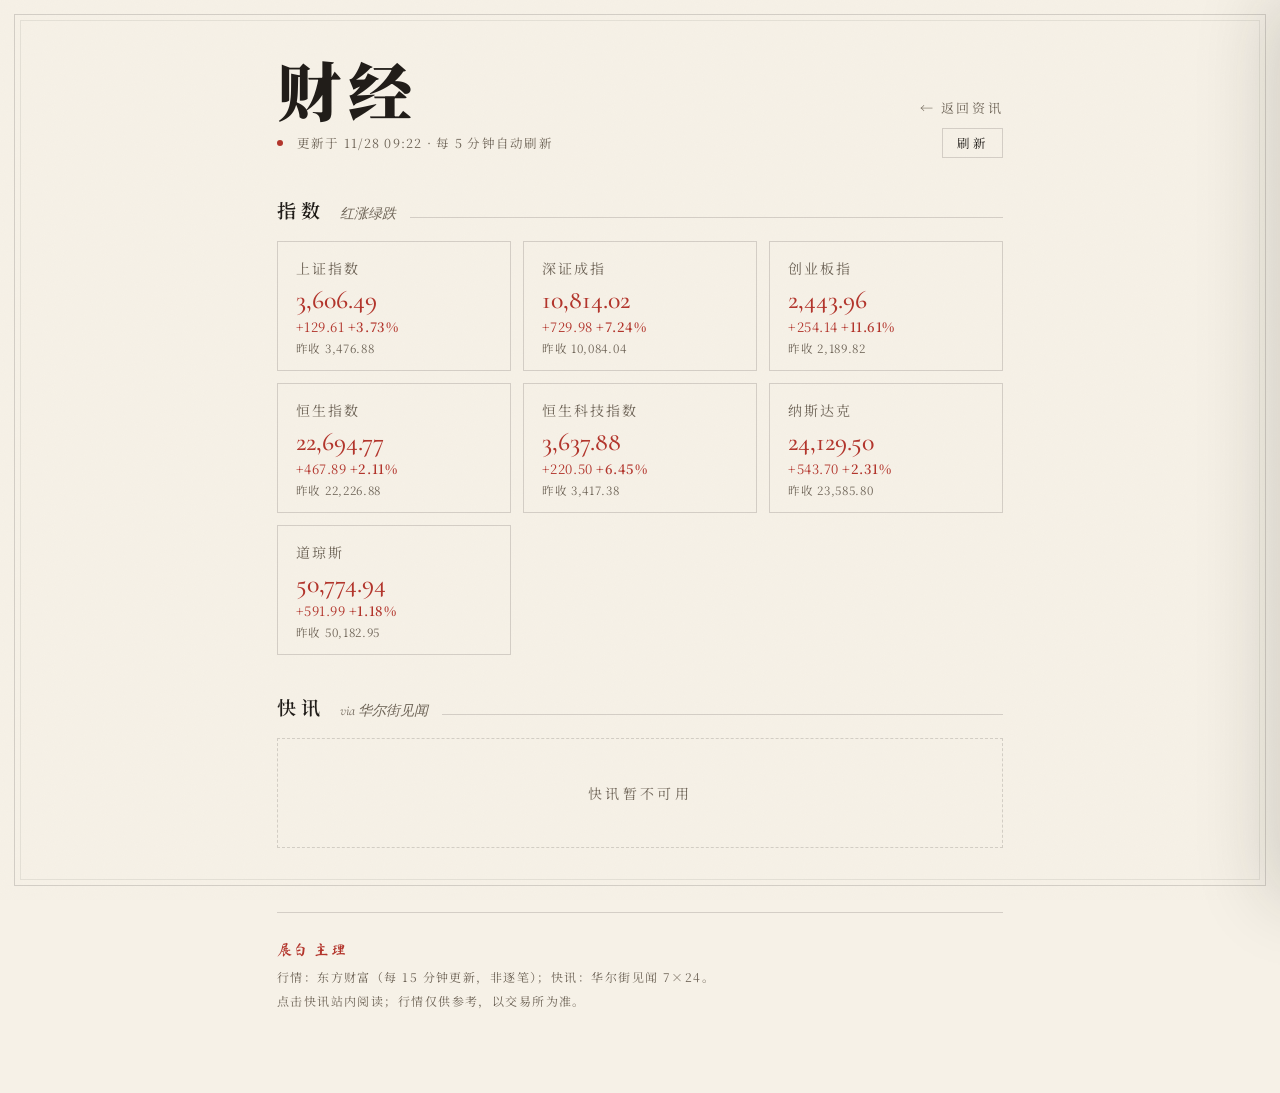
<file: finance.html>
<!DOCTYPE html>
<html lang="zh-CN">
<head>
<meta charset="UTF-8">
<meta name="viewport" content="width=device-width, initial-scale=1.0">
<title>财经 · 留白</title>
<meta name="description" content="指数行情与财经快讯：东方财富、华尔街见闻。">
<link rel="icon" href="data:image/svg+xml,%3Csvg xmlns='http://www.w3.org/2000/svg' viewBox='0 0 64 64'%3E%3Crect width='64' height='64' rx='8' fill='%23b3352c'/%3E%3Ctext x='32' y='40' font-size='28' text-anchor='middle' fill='%23f6f1e7' font-family='serif'%3E财%3C/text%3E%3C/svg%3E">
<link rel="preconnect" href="https://fonts.googleapis.com">
<link rel="preconnect" href="https://fonts.gstatic.com" crossorigin>
<link href="https://fonts.googleapis.com/css2?family=Noto+Serif+SC:wght@400;600;900&family=Cormorant+Garamond:ital,wght@0,500;1,500&family=Ma+Shan+Zheng&display=swap" rel="stylesheet">
<link rel="stylesheet" href="assets/reader.css">
<style>
  :root{
    --paper:#f6f1e7; --paper-deep:#efe8d8;
    --ink:#211d19; --ink-soft:#6f6558;
    --seal:#b3352c; --line:rgba(33,29,25,.16);
    --up:#b3352c; --down:#2e7d32; /* 国内习惯：红涨绿跌 */
    --serif-cn:"Noto Serif SC","Source Han Serif SC","Songti SC","SimSun",serif;
    --serif-en:"Cormorant Garamond",Georgia,serif;
  }
  *{margin:0;padding:0;box-sizing:border-box}
  body{background:var(--paper);color:var(--ink);font-family:var(--serif-cn);min-height:100vh}
  body::before{
    content:"";position:fixed;inset:0;pointer-events:none;z-index:5;
    opacity:.5;mix-blend-mode:multiply;
    background-image:url("data:image/svg+xml,%3Csvg xmlns='http://www.w3.org/2000/svg' width='140' height='140'%3E%3Cfilter id='n'%3E%3CfeTurbulence type='fractalNoise' baseFrequency='0.9' numOctaves='2'/%3E%3CfeColorMatrix values='0 0 0 0 0.55 0 0 0 0 0.52 0 0 0 0 0.45 0 0 0 0.06 0'/%3E%3C/filter%3E%3Crect width='140' height='140' filter='url(%23n)'/%3E%3C/svg%3E");
  }
  .frame{position:fixed;inset:14px;border:1px solid var(--line);pointer-events:none;z-index:4}
  .frame::after{content:"";position:absolute;inset:5px;border:1px solid rgba(33,29,25,.08)}
  main{position:relative;max-width:880px;margin:0 auto;padding:56px 6vw 80px}

  .head{display:flex;align-items:flex-end;justify-content:space-between;flex-wrap:wrap;gap:16px;margin-bottom:8px}
  .head h1{font-size:clamp(38px,7vw,64px);font-weight:900;letter-spacing:.12em;line-height:1}
  .back{font-size:13px;letter-spacing:.2em;color:var(--ink-soft);text-decoration:none;border-bottom:1px solid transparent;padding-bottom:2px;transition:all .25s}
  .back:hover{color:var(--seal);border-color:var(--seal)}
  .meta{display:flex;align-items:center;gap:14px;font-size:12.5px;letter-spacing:.1em;color:var(--ink-soft);margin-bottom:34px}
  .meta .dot{width:6px;height:6px;border-radius:50%;background:var(--seal);animation:breathe 2.4s ease-in-out infinite}
  @keyframes breathe{0%,100%{opacity:.25}50%{opacity:1}}
  .refresh{font-family:inherit;font-size:12.5px;letter-spacing:.2em;color:var(--ink);background:none;border:1px solid var(--line);padding:5px 14px;cursor:pointer;transition:all .25s}
  .refresh:hover{border-color:var(--seal);color:var(--seal)}
  .refresh:disabled{opacity:.5;cursor:wait}

  .group-head{display:flex;align-items:baseline;gap:14px;margin:38px 0 18px}
  .group-head h2{font-size:19px;font-weight:600;letter-spacing:.3em}
  .group-head .sub{font-family:var(--serif-en);font-style:italic;font-size:14px;color:var(--ink-soft)}
  .group-head::after{content:"";flex:1;height:1px;background:var(--line)}

  /* 指数卡 */
  .idx-grid{display:grid;grid-template-columns:repeat(auto-fill,minmax(190px,1fr));gap:12px}
  .idx{background:var(--paper);border:1px solid var(--line);padding:16px 18px 14px;transition:all .25s}
  .idx:hover{border-color:var(--ink)}
  .idx .name{font-size:14px;letter-spacing:.14em;color:var(--ink-soft)}
  .idx .price{font-family:var(--serif-en);font-size:26px;font-weight:500;margin:6px 0 2px}
  .idx .chg{font-size:13px;letter-spacing:.04em}
  .idx .chg .pct{font-weight:600}
  .idx .prev{font-size:11.5px;color:var(--ink-soft);margin-top:4px;letter-spacing:.06em}
  .up{color:var(--up)} .down{color:var(--down)} .flat{color:var(--ink-soft)}

  /* 快讯 */
  .news{display:flex;flex-direction:column}
  .news a{display:block;padding:13px 4px;text-decoration:none;color:inherit;border-bottom:1px solid var(--line);transition:all .2s}
  .news a:first-child{border-top:1px solid var(--line)}
  .news a:hover{background:var(--paper-deep);padding-left:12px}
  .news .t{font-size:14.5px;line-height:1.8;letter-spacing:.02em}
  .news .s{font-size:12px;color:var(--ink-soft);letter-spacing:.12em;margin-top:4px}

  .empty{padding:44px 0;text-align:center;color:var(--ink-soft);font-size:14px;letter-spacing:.24em;border:1px dashed var(--line)}
  .foot{margin-top:64px;padding-top:22px;border-top:1px solid var(--line);font-size:12px;line-height:2;letter-spacing:.12em;color:var(--ink-soft)}
  .foot .host{font-family:"Ma Shan Zheng",var(--serif-cn);color:var(--seal);font-size:15px;letter-spacing:.1em}
  .fade{animation:fade .4s ease}
  @keyframes fade{from{opacity:0;transform:translateY(8px)}to{opacity:1}}
  @media (max-width:600px){ .idx-grid{grid-template-columns:repeat(2,1fr)} }
</style>
</head>
<body>
<div class="frame" aria-hidden="true"></div>

<main>
  <div class="head">
    <h1>财经</h1>
    <a class="back" href="digest.html">← 返回资讯</a>
  </div>
  <div class="meta">
    <span class="dot" aria-hidden="true"></span>
    <span id="updated">数据加载中…</span>
    <span style="flex:1"></span>
    <button class="refresh" id="refresh" onclick="load(true)">刷新</button>
  </div>

  <div class="group-head"><h2>指数</h2><span class="sub">红涨绿跌</span></div>
  <div class="idx-grid" id="indices"></div>

  <div class="group-head"><h2>快讯</h2><span class="sub">via 华尔街见闻</span></div>
  <div id="content"></div>

  <div class="foot">
    <span class="host">展白 主理</span><br>
    行情：东方财富（每 15 分钟更新，非逐笔）；快讯：华尔街见闻 7×24。<br>
    点击快讯站内阅读；行情仅供参考，以交易所为准。
  </div>
</main>

<script src="assets/reader.js"></script>
<script>
const $ = (s, p = document) => p.querySelector(s);

const esc = (s) => String(s ?? "").replace(/[&<>"']/g, (c) => ({ "&": "&amp;", "<": "&lt;", ">": "&gt;", '"': "&quot;", "'": "&#39;" }[c]));
const fmt = (n) => n == null ? "—" : Number(n).toLocaleString("zh-CN", { minimumFractionDigits: 2, maximumFractionDigits: 2 });
function timeAgo(iso) {
  const s = (Date.now() - new Date(iso).getTime()) / 1000;
  if (s < 3600) return Math.max(1, s / 60 | 0) + " 分钟前";
  if (s < 86400) return (s / 3600 | 0) + " 小时前";
  return (s / 86400 | 0) + " 天前";
}
const cls = (v) => (v > 0 ? "up" : v < 0 ? "down" : "flat");
const sign = (v) => (v > 0 ? "+" : "");

function paintIndices(list) {
  if (!list?.length) {
    $("#indices").innerHTML = `<div class="empty">行情暂不可用</div>`;
    return;
  }
  $("#indices").innerHTML = list.map((i) => `
    <div class="idx fade">
      <div class="name">${esc(i.name)}</div>
      <div class="price ${cls(i.change)}">${fmt(i.price)}</div>
      <div class="chg ${cls(i.change)}">${sign(i.change)}${fmt(i.change)} <span class="pct">${sign(i.changePct)}${fmt(i.changePct)}%</span></div>
      <div class="prev">昨收 ${fmt(i.prevClose)}</div>
    </div>`).join("");
}

function paintNews(list) {
  if (!list?.length) {
    $("#content").innerHTML = `<div class="empty">快讯暂不可用</div>`;
    return;
  }
  $("#content").innerHTML = `<div class="news fade">` + list.map((n) => `
    <a href="${esc(n.link)}" target="_blank" rel="noopener">
      <div class="t">${esc(n.text.length > 140 ? n.text.slice(0, 140) + "…" : n.text)}</div>
      <div class="s">${timeAgo(n.published)}</div>
    </a>`).join("") + `</div>`;
  ArticleReader.bind($("#content"), list);
}

async function load(manual) {
  const btn = $("#refresh");
  if (btn) { btn.disabled = true; btn.textContent = "刷新中"; }
  try {
    const res = await fetch(`data/finance.json?t=${Date.now()}`, { cache: "no-store" });
    if (!res.ok) throw new Error(res.status);
    const d = await res.json();
    const ts = d.updatedAt ? new Intl.DateTimeFormat("zh-CN", { month: "numeric", day: "numeric", hour: "2-digit", minute: "2-digit", hour12: false }).format(new Date(d.updatedAt)) : "—";
    $("#updated").textContent = `更新于 ${ts}` + (manual ? "" : " · 每 5 分钟自动刷新");
    paintIndices(d.indices);
    paintNews(d.news);
  } catch {
    $("#updated").textContent = "数据加载失败";
    $("#content").innerHTML = `<div class="empty">数据加载失败，稍后自动重试</div>`;
  } finally {
    if (btn) { btn.disabled = false; btn.textContent = "刷新"; }
  }
}

load();
setInterval(load, 5 * 60 * 1000);
</script>
</body>
</html>
</file>
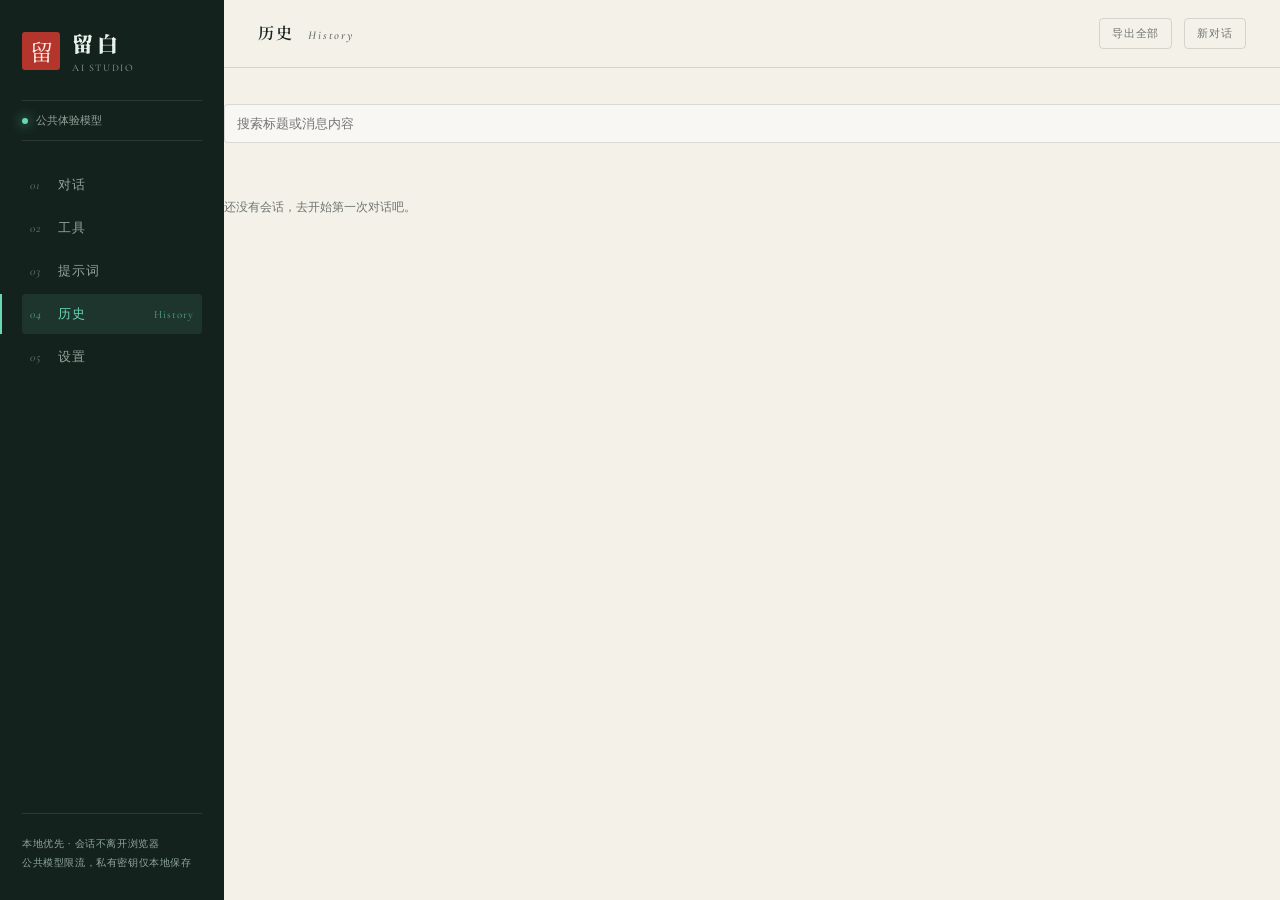
<file: history.html>
<!DOCTYPE html>
<html lang="zh-CN">
<head>
<meta charset="UTF-8">
<meta name="viewport" content="width=device-width, initial-scale=1.0">
<title>历史 · 留白 AI</title>
<link rel="icon" href="data:image/svg+xml,%3Csvg xmlns='http://www.w3.org/2000/svg' viewBox='0 0 64 64'%3E%3Crect width='64' height='64' rx='8' fill='%23b3352c'/%3E%3Ctext x='32' y='40' font-size='28' text-anchor='middle' fill='%23f6f1e7' font-family='serif'%3E留%3C/text%3E%3C/svg%3E">
<link rel="preconnect" href="https://fonts.googleapis.com">
<link rel="preconnect" href="https://fonts.gstatic.com" crossorigin>
<link href="https://fonts.googleapis.com/css2?family=Noto+Serif+SC:wght@400;600;900&family=Cormorant+Garamond:ital,wght@0,500;1,500&display=swap" rel="stylesheet">
<link rel="stylesheet" href="assets/ai.css">
</head>
<body>
<script src="assets/ai-core.js"></script>
<script src="assets/shell.js"></script>
<script src="assets/page-history.js"></script>
</body>
</html>
</file>
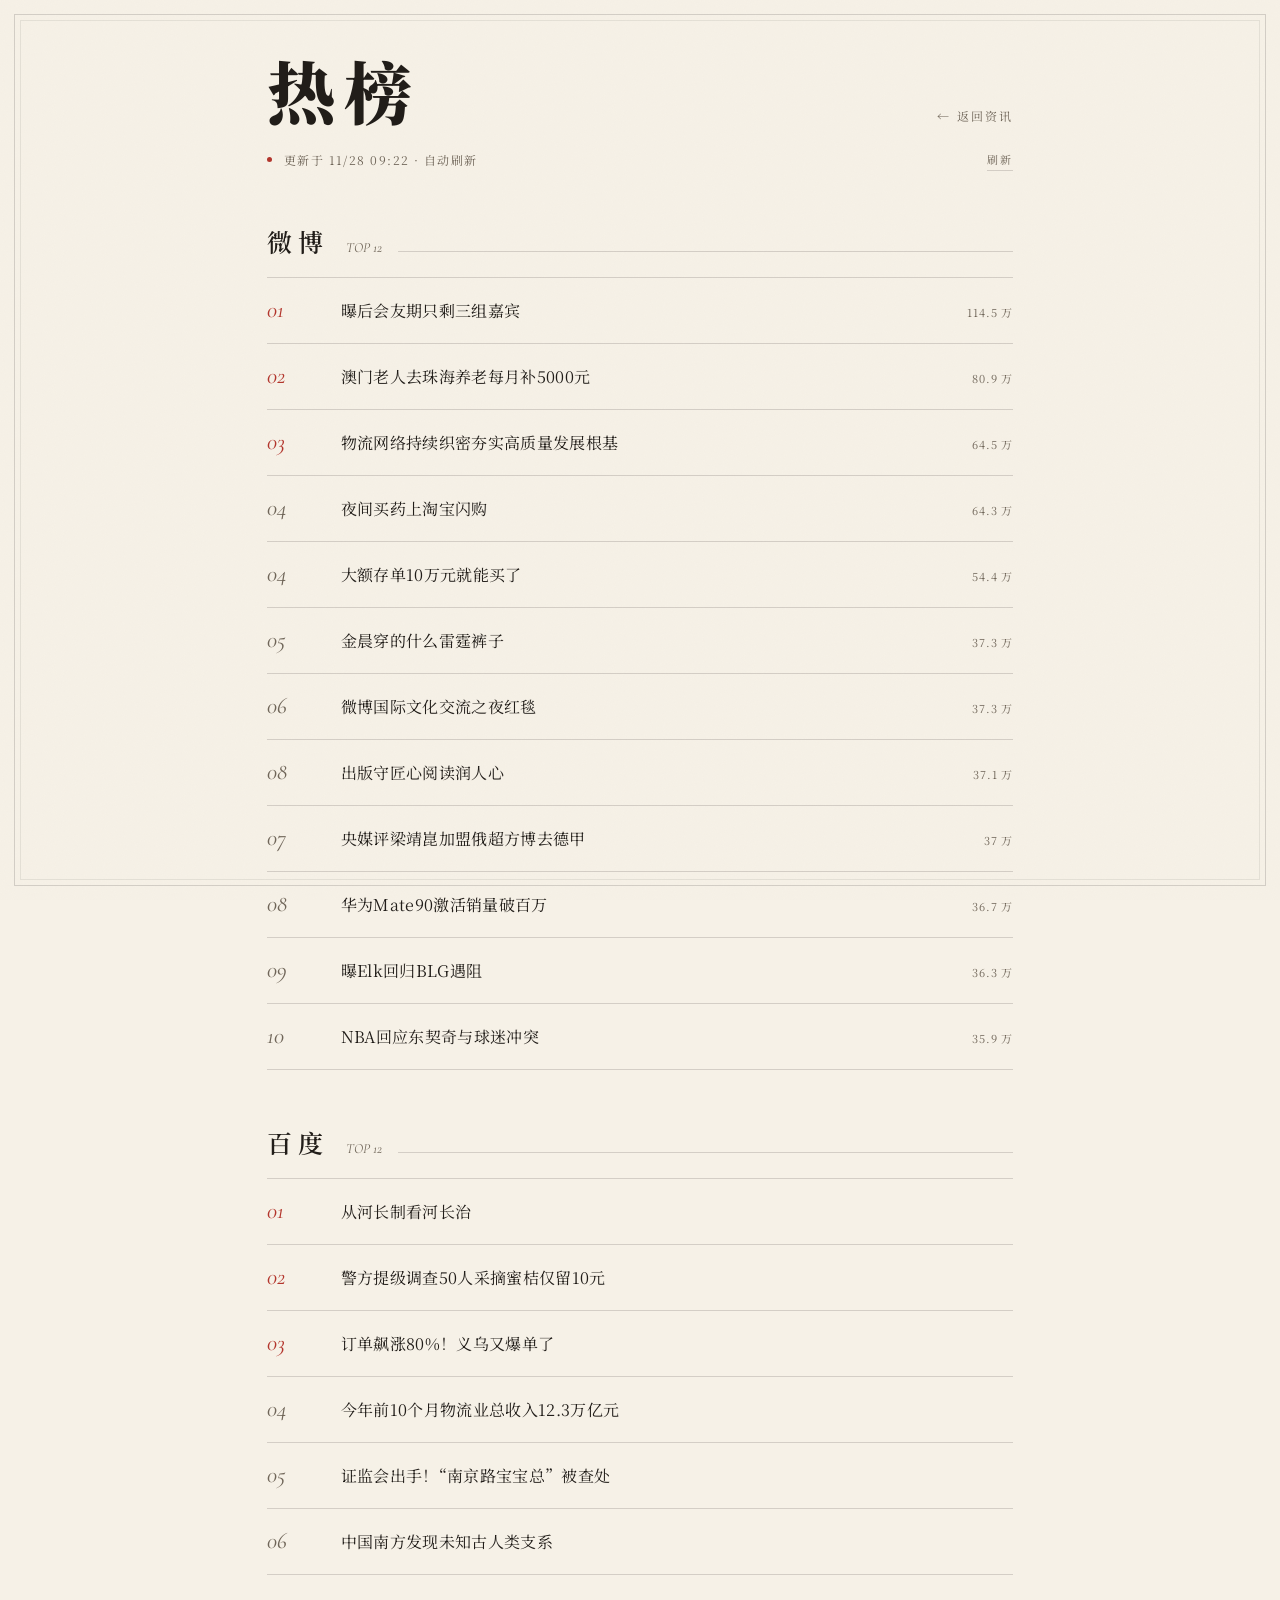
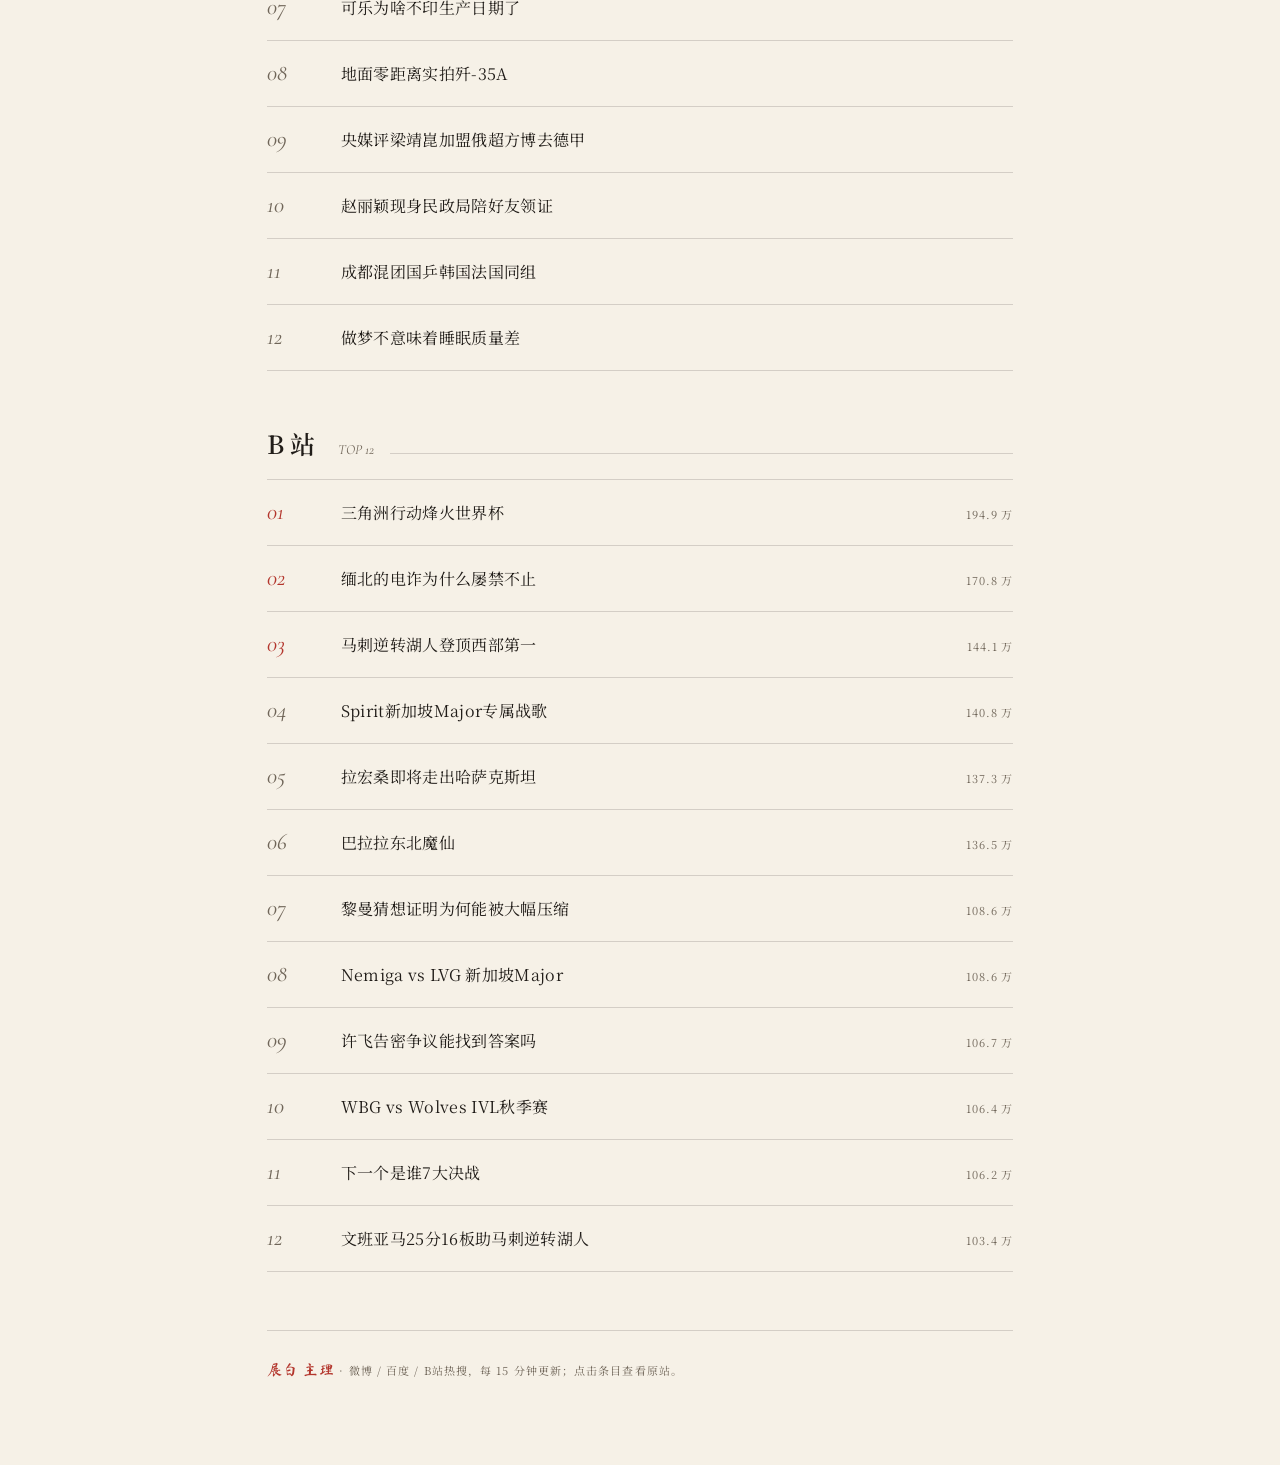
<file: hot.html>
<!DOCTYPE html>
<html lang="zh-CN">
<head>
<meta charset="UTF-8">
<meta name="viewport" content="width=device-width, initial-scale=1.0">
<title>热榜 · 留白</title>
<meta name="description" content="微博、百度、B站热搜，分平台静览。">
<link rel="icon" href="data:image/svg+xml,%3Csvg xmlns='http://www.w3.org/2000/svg' viewBox='0 0 64 64'%3E%3Crect width='64' height='64' rx='8' fill='%23b3352c'/%3E%3Ctext x='32' y='40' font-size='28' text-anchor='middle' fill='%23f6f1e7' font-family='serif'%3E热%3C/text%3E%3C/svg%3E">
<link rel="preconnect" href="https://fonts.googleapis.com">
<link rel="preconnect" href="https://fonts.gstatic.com" crossorigin>
<link href="https://fonts.googleapis.com/css2?family=Noto+Serif+SC:wght@400;600;900&family=Cormorant+Garamond:ital,wght@0,500;1,500&family=Ma+Shan+Zheng&display=swap" rel="stylesheet">
<style>
  :root{--paper:#f6f1e7;--paper-deep:#efe8d8;--ink:#211d19;--ink-soft:#6f6558;--seal:#b3352c;--line:rgba(33,29,25,.16);--serif-cn:"Noto Serif SC","Source Han Serif SC","Songti SC","SimSun",serif;--serif-en:"Cormorant Garamond",Georgia,serif}
  *{margin:0;padding:0;box-sizing:border-box}
  body{background:var(--paper);color:var(--ink);font-family:var(--serif-cn);min-height:100vh}
  body::before{content:"";position:fixed;inset:0;pointer-events:none;z-index:5;opacity:.5;mix-blend-mode:multiply;background-image:url("data:image/svg+xml,%3Csvg xmlns='http://www.w3.org/2000/svg' width='140' height='140'%3E%3Cfilter id='n'%3E%3CfeTurbulence type='fractalNoise' baseFrequency='0.9' numOctaves='2'/%3E%3CfeColorMatrix values='0 0 0 0 0.55 0 0 0 0 0.52 0 0 0 0 0.45 0 0 0 0.06 0'/%3E%3C/filter%3E%3Crect width='140' height='140' filter='url(%23n)'/%3E%3C/svg%3E")}
  .frame{position:fixed;inset:14px;border:1px solid var(--line);pointer-events:none;z-index:4}.frame::after{content:"";position:absolute;inset:5px;border:1px solid rgba(33,29,25,.08)}
  main{position:relative;max-width:900px;margin:0 auto;padding:56px 6vw 80px}
  .head{display:flex;align-items:flex-end;justify-content:space-between;gap:20px}.head h1{font-size:clamp(44px,7vw,68px);font-weight:900;letter-spacing:.14em;line-height:1}
  .back{font-size:12px;letter-spacing:.18em;color:var(--ink-soft);text-decoration:none}.back:hover{color:var(--seal)}
  .meta{display:flex;align-items:center;gap:12px;margin:24px 0 52px;font-size:12px;letter-spacing:.12em;color:var(--ink-soft)}.meta .dot{width:5px;height:5px;border-radius:50%;background:var(--seal)}
  .refresh{margin-left:auto;font-family:inherit;font-size:11px;letter-spacing:.18em;color:var(--ink-soft);background:none;border:0;border-bottom:1px solid var(--line);padding:3px 0;cursor:pointer}.refresh:hover{color:var(--seal);border-color:var(--seal)}
  .group{margin-top:54px}.group:first-child{margin-top:0}.group-head{display:flex;align-items:baseline;gap:16px;margin-bottom:18px}.group-head h2{font-size:25px;letter-spacing:.26em;font-weight:600}.group-head span{font-family:var(--serif-en);font-style:italic;font-size:14px;color:var(--ink-soft)}.group-head::after{content:"";flex:1;height:1px;background:var(--line)}
  .hot-item{display:grid;grid-template-columns:54px 1fr auto;align-items:baseline;gap:20px;padding:18px 0;border-bottom:1px solid var(--line);color:inherit;text-decoration:none;transition:padding .25s,background .25s}.hot-item:first-child{border-top:1px solid var(--line)}.hot-item:hover{padding-left:10px;background:var(--paper-deep)}
  .rank{font-family:var(--serif-en);font-style:italic;font-size:23px;color:var(--ink-soft)}.hot-item:nth-child(-n+3) .rank{color:var(--seal)}
  .title{font-size:16px;line-height:1.75;letter-spacing:.02em}.heat{font-size:11px;color:var(--ink-soft);white-space:nowrap;letter-spacing:.08em}
  .empty{padding:44px 0;text-align:center;color:var(--ink-soft);font-size:13px;letter-spacing:.2em;border:1px dashed var(--line)}
  .foot{margin-top:58px;padding-top:24px;border-top:1px solid var(--line);font-size:11px;line-height:2;letter-spacing:.1em;color:var(--ink-soft)}.host{font-family:"Ma Shan Zheng",var(--serif-cn);color:var(--seal);font-size:15px}
  @media(max-width:560px){.frame{inset:8px}.hot-item{grid-template-columns:38px 1fr;gap:14px}.heat{grid-column:2;font-size:10px}.title{font-size:15px}}
</style>
</head>
<body>
<div class="frame" aria-hidden="true"></div>
<main>
  <div class="head"><h1>热榜</h1><a class="back" href="digest.html">← 返回资讯</a></div>
  <div class="meta"><span class="dot"></span><span id="updated">数据加载中…</span><button class="refresh" id="refresh" onclick="load()">刷新</button></div>
  <div id="content"></div>
  <footer class="foot"><span class="host">展白 主理</span> · 微博 / 百度 / B站热搜，每 15 分钟更新；点击条目查看原站。</footer>
</main>
<script>
const $=s=>document.querySelector(s),esc=s=>String(s??"").replace(/[&<>"']/g,c=>({"&":"&amp;","<":"&lt;",">":"&gt;",'"':"&quot;","'":"&#39;"}[c]));
const heat=n=>n==null?"":n>=10000?(n/10000).toFixed(1).replace(/\.0$/,"")+" 万":String(n);
function paint(d){
  if(!d?.groups?.length){$("#content").innerHTML='<div class="empty">源暂不可用</div>';return}
  $("#content").innerHTML=d.groups.map(g=>`<section class="group"><div class="group-head"><h2>${esc(g.source)}</h2><span>TOP ${g.items.length}</span></div><div>${g.items.map(n=>`<a class="hot-item" href="${esc(n.link)}" target="_blank" rel="noopener"><span class="rank">${String(n.rank).padStart(2,"0")}</span><span class="title">${esc(n.title)}</span><span class="heat">${heat(n.heat)}</span></a>`).join("")}</div></section>`).join("");
}
async function load(){const btn=$("#refresh");btn.disabled=true;try{const r=await fetch(`data/hot.json?t=${Date.now()}`,{cache:"no-store"});if(!r.ok)throw new Error(r.status);const d=await r.json();$("#updated").textContent=`更新于 ${new Intl.DateTimeFormat("zh-CN",{month:"numeric",day:"numeric",hour:"2-digit",minute:"2-digit",hour12:false}).format(new Date(d.updatedAt))} · 自动刷新`;paint(d)}catch{$("#updated").textContent="数据加载失败"}finally{btn.disabled=false}}
load();setInterval(load,5*60*1000);
</script>
</body>
</html>
</file>
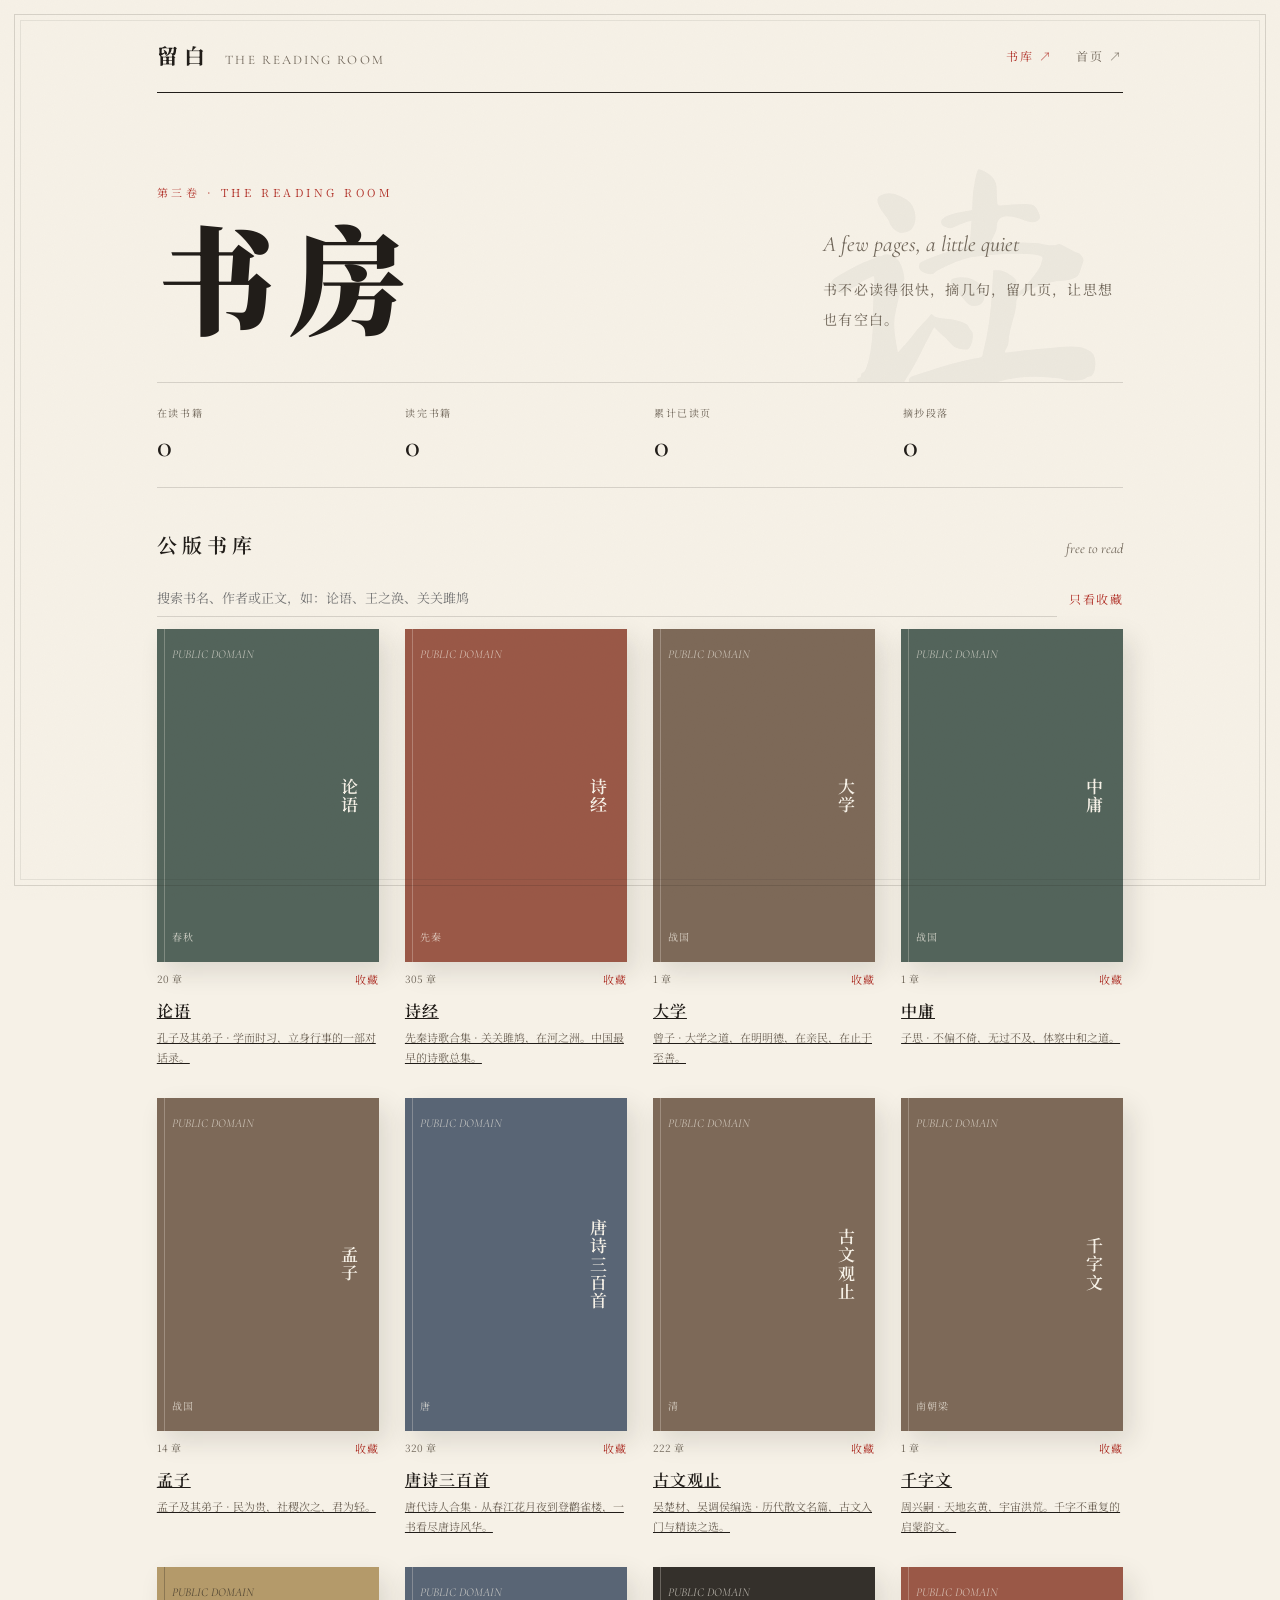
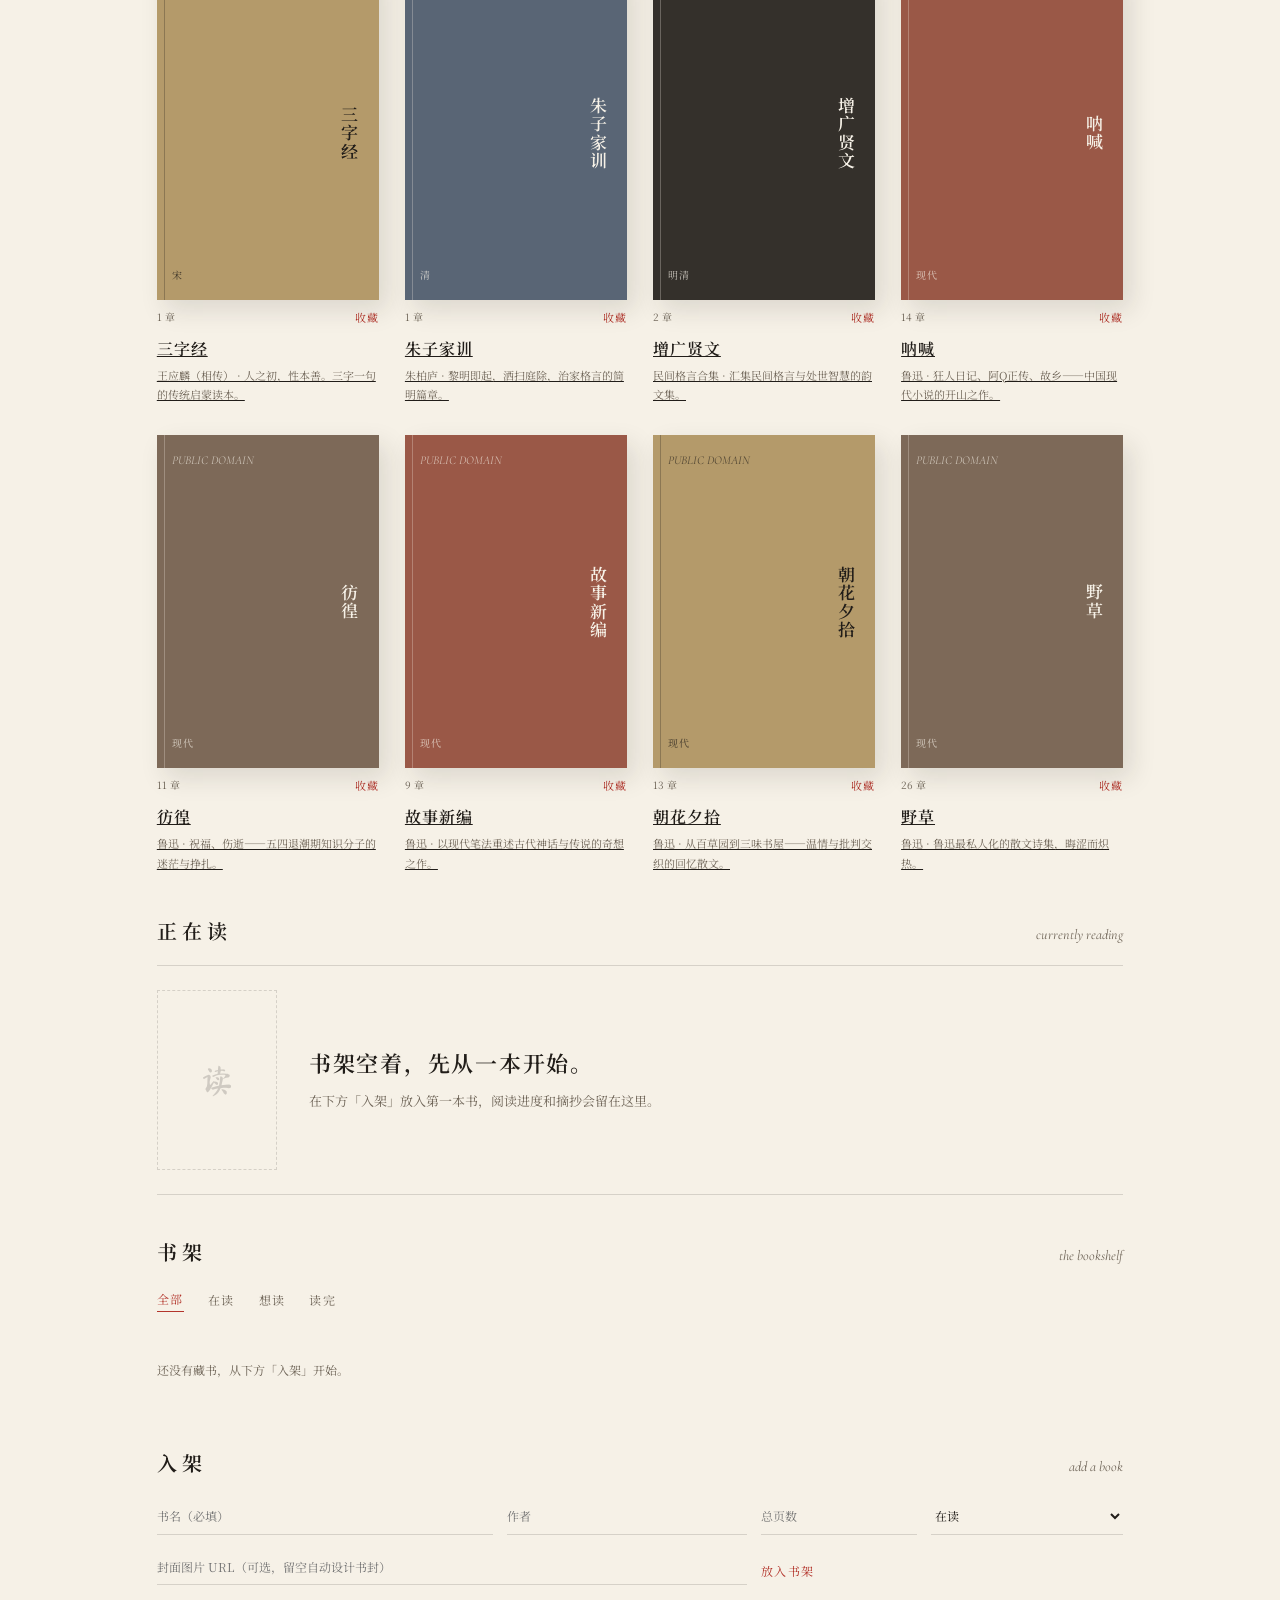
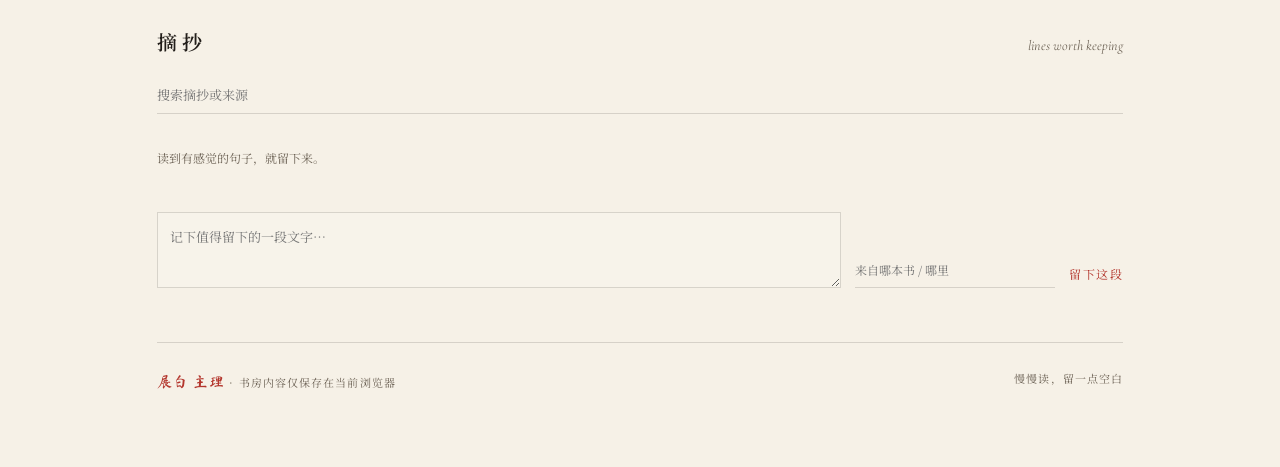
<file: library.html>
<!DOCTYPE html>
<html lang="zh-CN">
<head>
<meta charset="UTF-8">
<meta name="viewport" content="width=device-width, initial-scale=1.0">
<title>书房 · 留白</title>
<meta name="description" content="书架、阅读进度与读书摘抄，留几页给自己。">
<link rel="icon" href="data:image/svg+xml,%3Csvg xmlns='http://www.w3.org/2000/svg' viewBox='0 0 64 64'%3E%3Crect width='64' height='64' rx='8' fill='%23b3352c'/%3E%3Ctext x='32' y='40' font-size='28' text-anchor='middle' fill='%23f6f1e7' font-family='serif'%3E书%3C/text%3E%3C/svg%3E">
<link rel="preconnect" href="https://fonts.googleapis.com">
<link rel="preconnect" href="https://fonts.gstatic.com" crossorigin>
<link href="https://fonts.googleapis.com/css2?family=Noto+Serif+SC:wght@400;600;900&family=Cormorant+Garamond:ital,wght@0,500;1,500&family=Ma+Shan+Zheng&display=swap" rel="stylesheet">
<style>
  :root{--paper:#f6f1e7;--deep:#eee6d6;--ink:#211d19;--soft:#6f6558;--seal:#b3352c;--line:rgba(33,29,25,.15);--cn:"Noto Serif SC","Songti SC",serif;--en:"Cormorant Garamond",Georgia,serif}*{margin:0;padding:0;box-sizing:border-box}button,input,textarea,select{font:inherit}button{cursor:pointer}body{background:var(--paper);color:var(--ink);font-family:var(--cn);min-height:100vh}
  body::before{content:"";position:fixed;inset:0;pointer-events:none;z-index:5;opacity:.5;mix-blend-mode:multiply;background-image:url("data:image/svg+xml,%3Csvg xmlns='http://www.w3.org/2000/svg' width='140' height='140'%3E%3Cfilter id='n'%3E%3CfeTurbulence type='fractalNoise' baseFrequency='0.9' numOctaves='2'/%3E%3CfeColorMatrix values='0 0 0 0 0.55 0 0 0 0 0.52 0 0 0 0 0.45 0 0 0 0.06 0'/%3E%3C/filter%3E%3Crect width='140' height='140' filter='url(%23n)'/%3E%3C/svg%3E")}.frame{position:fixed;inset:14px;border:1px solid var(--line);pointer-events:none;z-index:4}.frame::after{content:"";position:absolute;inset:5px;border:1px solid rgba(33,29,25,.08)}
  main{position:relative;max-width:1120px;margin:0 auto;padding:40px 6vw 70px}.masthead{display:flex;align-items:center;justify-content:space-between;padding-bottom:22px;border-bottom:1px solid var(--ink)}.brand{display:flex;align-items:baseline;gap:14px;color:var(--ink);text-decoration:none}.brand strong{font-size:21px;letter-spacing:.3em}.brand span{font-family:var(--en);font-size:13px;letter-spacing:.16em;color:var(--soft)}.back{font-size:12px;letter-spacing:.18em;color:var(--soft);text-decoration:none}.back:hover{color:var(--seal)}
  .cover{position:relative;display:grid;grid-template-columns:1fr 300px;align-items:end;gap:46px;min-height:290px;padding:56px 0 48px;border-bottom:1px solid var(--line);overflow:hidden}.cover-main,.cover-side{position:relative;z-index:1}.cover-vol{margin-bottom:16px;font-size:11px;letter-spacing:.32em;color:var(--seal)}.cover-title{font-size:clamp(76px,10vw,118px);font-weight:900;line-height:1;letter-spacing:.12em}.cover-en{font-family:var(--en);font-style:italic;font-size:22px;color:var(--soft)}.cover-poem{margin-top:18px;font-size:14px;line-height:2.1;letter-spacing:.09em;color:var(--soft)}.watermark{position:absolute;right:0;bottom:-82px;font-family:"Ma Shan Zheng",var(--cn);font-size:320px;line-height:1;color:rgba(33,29,25,.045);pointer-events:none}
  .stats{display:grid;grid-template-columns:repeat(4,1fr);gap:28px;padding:22px 0;border-bottom:1px solid var(--line)}.stat small{display:block;font-size:10px;letter-spacing:.16em;color:var(--soft)}.stat strong{display:block;margin-top:7px;font-family:var(--en);font-size:31px;font-weight:500}
  .group{margin-top:42px}.group-head{display:flex;align-items:baseline;justify-content:space-between;gap:18px;margin-bottom:20px}.group-head h2{font-size:20px;font-weight:600;letter-spacing:.26em}.group-head span{font-family:var(--en);font-style:italic;font-size:14px;color:var(--soft)}.group-label{font-size:10px;letter-spacing:.26em;color:var(--soft)}
  .current-book{display:grid;grid-template-columns:150px 1fr;gap:34px;align-items:center;padding:22px 0 26px;border-top:1px solid var(--line);border-bottom:1px solid var(--line)}.current-info .label{font-size:10px;letter-spacing:.24em;color:var(--seal)}.current-info h3{margin:10px 0 6px;font-size:28px;line-height:1.5;font-weight:600}.current-author{font-size:13px;color:var(--soft)}.current-progress{margin-top:24px}.progress-line{display:flex;justify-content:space-between;font-size:11px;color:var(--soft)}.progress-track{height:2px;margin-top:10px;background:var(--line)}.progress-track i{display:block;height:2px;background:var(--seal)}input[type=range]{width:100%;margin-top:18px;accent-color:var(--seal)}
  .book-cover{position:relative;width:100%;aspect-ratio:2/3;background:var(--deep);box-shadow:8px 10px 24px rgba(33,29,25,.12);overflow:hidden}.book-cover img{width:100%;height:100%;object-fit:cover;display:block}.generated-cover{position:absolute;inset:0;display:flex;flex-direction:column;justify-content:space-between;padding:18px 15px;color:var(--cover-ink,#f6f1e7);background:var(--cover-bg,#6f6558)}.generated-cover::before{content:"";position:absolute;left:7px;top:0;bottom:0;width:1px;background:currentColor;opacity:.28}.generated-cover .book-title{font-size:17px;font-weight:600;line-height:1.65;letter-spacing:.08em;writing-mode:vertical-rl;max-height:78%;align-self:flex-end}.generated-cover .book-author{font-size:10px;letter-spacing:.12em;opacity:.75}.generated-cover .book-mark{font-family:var(--en);font-style:italic;font-size:12px;opacity:.65}
  .empty-current{display:grid;grid-template-columns:120px 1fr;gap:32px;align-items:center;padding:24px 0;border-top:1px solid var(--line);border-bottom:1px solid var(--line)}.empty-book{display:grid;place-items:center;width:120px;aspect-ratio:2/3;border:1px dashed var(--line);font-family:"Ma Shan Zheng",var(--cn);font-size:34px;color:rgba(33,29,25,.18)}.empty-current h3{font-size:22px;font-weight:600;letter-spacing:.08em}.empty-current p{margin-top:10px;font-size:13px;line-height:2;color:var(--soft)}
  .filters{display:flex;gap:24px;margin-bottom:22px}.filters button{border:0;background:none;color:var(--soft);font-size:12px;letter-spacing:.12em;padding:4px 0}.filters button.on{color:var(--seal);border-bottom:1px solid var(--seal)}
  .book-grid{display:grid;grid-template-columns:repeat(4,1fr);gap:30px 26px}.book-item{min-width:0}.book-item .book-cover{transition:transform .35s,box-shadow .35s}.book-item:hover .book-cover{transform:translateY(-5px) rotate(-1deg);box-shadow:10px 16px 30px rgba(33,29,25,.17)}.book-meta{padding-top:13px}.book-meta h3{font-size:15px;line-height:1.6;font-weight:600;overflow-wrap:anywhere}.book-meta .author{margin-top:3px;font-size:11px;color:var(--soft)}.book-controls{display:grid;grid-template-columns:1fr auto;gap:8px;align-items:center;margin-top:10px}.book-controls select{min-width:0;border:0;border-bottom:1px solid var(--line);background:none;color:var(--soft);font-size:11px;padding:4px 0}.book-controls .pages{font-family:var(--en);font-size:13px;color:var(--soft)}.book-controls .delete{grid-column:2;grid-row:1}.book-progress{height:1px;margin-top:9px;background:var(--line)}.book-progress i{display:block;height:1px;background:var(--seal)}
  .public-item{position:relative}.public-open{display:block;width:100%;border:0;background:none;padding:0;text-align:left;color:inherit}.public-open .book-cover{transition:transform .35s,box-shadow .35s}.public-open:hover .book-cover{transform:translateY(-5px) rotate(-1deg);box-shadow:10px 16px 30px rgba(33,29,25,.17)}.public-title{display:block;margin-top:12px;font-size:16px;font-weight:600;letter-spacing:.06em}.public-desc{display:block;margin-top:6px;font-size:11px;line-height:1.8;color:var(--soft)}.public-meta{display:flex;justify-content:space-between;gap:12px;margin-top:9px;font-size:10px;color:var(--soft)}.favorite-book{border:0;background:none;color:var(--seal);font-size:11px;letter-spacing:.1em;padding:0}.reading-resume{display:flex;align-items:baseline;justify-content:space-between;gap:16px;padding:12px 0;border-bottom:1px solid var(--line);color:inherit;text-decoration:none;font-size:12px}.reading-resume:hover{color:var(--seal)}.reading-resume span{color:var(--soft);font-size:10px;white-space:nowrap}.history-wrap{margin:4px 0 22px;padding:8px 0 4px;border-top:1px solid var(--line)}.history-label{margin:8px 0 4px;font-size:10px;letter-spacing:.22em;color:var(--soft)}
  .form-grid{display:grid;grid-template-columns:1.4fr 1fr .65fr .8fr;gap:14px}.form-grid .wide{grid-column:span 2}.form-grid input,.form-grid select,.form-row input{min-width:0;border:0;border-bottom:1px solid var(--line);background:none;color:var(--ink);padding:9px 0;outline:none;font-size:12px}.form-grid input:focus,.form-row input:focus{border-color:var(--seal)}.form-actions{display:flex;align-items:end}.text-btn{border:0;background:none;color:var(--seal);font-size:12px;letter-spacing:.12em;padding:6px 0}.text-btn:hover{text-decoration:underline;text-underline-offset:4px}.delete{border:0;background:none;color:var(--soft);font-size:16px;padding:2px;opacity:.45}.delete:hover{color:var(--seal);opacity:1}.quiet{font-size:12px;line-height:2;color:var(--soft)}
  .quote-search{display:flex;gap:12px;margin-bottom:12px}.quote-search input{flex:1;border:0;border-bottom:1px solid var(--line);background:none;padding:9px 0;outline:none;font-size:13px}.quote{position:relative;padding:24px 34px 22px 30px;border-bottom:1px solid var(--line)}.quote::before{content:"“";position:absolute;left:0;top:8px;font-family:var(--en);font-size:42px;line-height:1;color:rgba(179,53,44,.35)}.quote p{font-size:16px;line-height:2;letter-spacing:.03em;white-space:pre-wrap;overflow-wrap:anywhere}.quote footer{display:flex;justify-content:space-between;gap:16px;margin-top:12px;font-size:11px;color:var(--soft)}.quote .delete{position:absolute;right:0;top:16px}
  .quote-form{display:grid;grid-template-columns:1fr 200px auto;gap:14px;align-items:end;margin-top:22px}.quote-form textarea{min-height:76px;resize:vertical;border:1px solid var(--line);background:rgba(255,255,255,.12);padding:12px;color:var(--ink);outline:none;font-size:13px;line-height:1.8}.quote-form input{border:0;border-bottom:1px solid var(--line);background:none;padding:9px 0;outline:none;font-size:12px}
  .foot{display:flex;justify-content:space-between;gap:20px;flex-wrap:wrap;margin-top:54px;padding-top:24px;border-top:1px solid var(--line);font-size:11px;line-height:2;letter-spacing:.1em;color:var(--soft)}.host{font-family:"Ma Shan Zheng",var(--cn);color:var(--seal);font-size:15px}.fade{animation:fade .45s ease}@keyframes fade{from{opacity:0;transform:translateY(8px)}to{opacity:1;transform:none}}
  @media(max-width:820px){.cover{grid-template-columns:1fr;gap:24px;min-height:0;padding:44px 0}.watermark{font-size:230px;bottom:-48px}.stats{grid-template-columns:repeat(2,1fr);gap:20px}.book-grid{grid-template-columns:repeat(3,1fr)}.form-grid{grid-template-columns:1fr 1fr}.quote-form{grid-template-columns:1fr}.current-book{grid-template-columns:120px 1fr;gap:24px}}
  @media(max-width:560px){.frame{inset:8px}main{padding:30px 6vw 56px}.brand span{display:none}.book-grid{grid-template-columns:repeat(2,1fr);gap:24px 18px}.current-book{grid-template-columns:92px 1fr;gap:20px}.current-info h3{font-size:21px}.generated-cover{padding:12px 10px}.generated-cover .book-title{font-size:13px}.empty-current{grid-template-columns:90px 1fr;gap:20px}.form-grid{grid-template-columns:1fr}.form-grid .wide{grid-column:auto}.quote{padding-left:26px}.quote p{font-size:15px}}
  @media(prefers-reduced-motion:reduce){*{animation:none!important;transition:none!important}}
</style>
</head>
<body>
<div class="frame" aria-hidden="true"></div>
<main>
  <header class="masthead"><a class="brand" href="index.html"><strong>留白</strong><span>THE READING ROOM</span></a><nav class="mast-nav" style="display:flex;gap:22px"><a href="books.html" style="color:var(--seal);font-size:12px;letter-spacing:.18em;text-decoration:none">书库 ↗</a><a href="index.html" style="font-size:12px;letter-spacing:.18em;color:var(--soft);text-decoration:none">首页 ↗</a></nav></header>
  <section class="cover"><div class="cover-main"><div class="cover-vol">第三卷 · THE READING ROOM</div><h1 class="cover-title">书房</h1></div><div class="cover-side"><div class="cover-en">A few pages, a little quiet</div><p class="cover-poem">书不必读得很快，摘几句，留几页，让思想也有空白。</p></div><span class="watermark">读</span></section>
  <div class="stats" id="stats"></div>
  <section class="group" id="public-library"><div class="group-head"><h2>公版书库</h2><span>free to read</span></div><div class="quote-search"><input id="book-search" placeholder="搜索书名、作者或正文，如：论语、王之涣、关关雎鸠"><button class="text-btn" id="favorite-filter" type="button">只看收藏</button></div><div id="reading-history"></div><div class="book-grid" id="public-grid"><div class="quiet">正在整理公版书库…</div></div></section>
  <section class="group" id="current-section"><div class="group-head"><h2>正在读</h2><span>currently reading</span></div><div id="current-book"></div></section>
  <section class="group"><div class="group-head"><h2>书架</h2><span>the bookshelf</span></div><div class="filters" id="filters"><button class="on" data-filter="all">全部</button><button data-filter="reading">在读</button><button data-filter="want">想读</button><button data-filter="done">读完</button></div><div class="book-grid" id="book-grid"></div></section>
  <section class="group"><div class="group-head"><h2>入架</h2><span>add a book</span></div><form class="form-grid" id="book-form"><input name="title" maxlength="60" placeholder="书名（必填）" required><input name="author" maxlength="40" placeholder="作者"><input name="pages" type="number" min="1" max="100000" placeholder="总页数" required><select name="status"><option value="reading">在读</option><option value="want">想读</option><option value="done">读完</option></select><input class="wide" name="cover" placeholder="封面图片 URL（可选，留空自动设计书封）"><div class="form-actions"><button class="text-btn" type="submit">放入书架</button></div></form></section>
  <section class="group"><div class="group-head"><h2>摘抄</h2><span>lines worth keeping</span></div><div class="quote-search"><input id="quote-search" placeholder="搜索摘抄或来源"></div><div id="quote-list"></div><form class="quote-form" id="quote-form"><textarea name="text" maxlength="1200" placeholder="记下值得留下的一段文字…" required></textarea><input name="source" maxlength="80" placeholder="来自哪本书 / 哪里"><button class="text-btn" type="submit">留下这段</button></form></section>
  <footer class="foot"><span><span class="host">展白 主理</span> · 书房内容仅保存在当前浏览器</span><span>慢慢读，留一点空白</span></footer>
</main>
<script>
const $=s=>document.querySelector(s),esc=s=>String(s??"").replace(/[&<>"']/g,c=>({"&":"&amp;","<":"&lt;",">":"&gt;",'"':"&quot;","'":"&#39;"}[c]));
const store={get(k,f){try{return JSON.parse(localStorage.getItem(k))??f}catch{return f}},set(k,v){localStorage.setItem(k,JSON.stringify(v))}},uid=()=>Date.now().toString(36)+Math.random().toString(36).slice(2,7);
let books=store.get("liubai-books",[]),quotes=store.get("liubai-quotes",[]),filter="all",quoteQuery="";
const STATUS={reading:"在读",want:"想读",done:"读完"},PALETTES=[["#53645b","#f6f1e7"],["#9a5847","#f6f1e7"],["#b49a6a","#211d19"],["#596575","#f6f1e7"],["#7d6958","#f6f1e7"],["#34302b","#f6f1e7"]];
function safeImage(value){if(!value)return"";try{const u=new URL(value);if(u.protocol==="http:")u.protocol="https:";return u.protocol==="https:"?u.href:""}catch{return""}}
function hashTitle(s){return[...String(s)].reduce((n,c)=>(n*31+c.codePointAt(0))>>>0,7)}
function coverArt(book){const url=safeImage(book.cover),p=PALETTES[hashTitle(book.title)%PALETTES.length],fallback=`<div class="generated-cover" style="--cover-bg:${p[0]};--cover-ink:${p[1]};${url?"display:none":""}"><span class="book-mark">LIUBAI BOOKS</span><span class="book-title">${esc(book.title)}</span><span class="book-author">${esc(book.author||"佚名")}</span></div>`;return `<div class="book-cover">${url?`<img src="${esc(url)}" alt="${esc(book.title)}" loading="lazy" referrerpolicy="no-referrer" onerror="this.style.display='none';this.nextElementSibling.style.display='flex'">`:""}${fallback}</div>`}
function percent(b){return Math.min(100,Math.round((b.current||0)/b.pages*100))}
function renderStats(){const reading=books.filter(b=>b.status==="reading").length,done=books.filter(b=>b.status==="done").length,pages=books.reduce((n,b)=>n+Math.min(b.current||0,b.pages),0);$("#stats").innerHTML=[[reading,"在读书籍"],[done,"读完书籍"],[pages,"累计已读页"],[quotes.length,"摘抄段落"]].map(([v,l])=>`<div class="stat"><small>${l}</small><strong>${v}</strong></div>`).join("")}
function renderCurrent(){const b=books.find(b=>b.status==="reading");if(!b){$("#current-book").innerHTML=`<div class="empty-current"><div class="empty-book">读</div><div><h3>书架空着，先从一本开始。</h3><p>在下方「入架」放入第一本书，阅读进度和摘抄会留在这里。</p></div></div>`;return}$("#current-book").innerHTML=`<div class="current-book"><div>${coverArt(b)}</div><div class="current-info"><span class="label">CURRENT READING</span><h3>${esc(b.title)}</h3><div class="current-author">${esc(b.author||"佚名")}</div><div class="current-progress"><div class="progress-line"><span>读至 <b id="current-page-label">${b.current||0}</b> / ${b.pages} 页</span><span id="current-percent">${percent(b)}%</span></div><div class="progress-track"><i style="width:${percent(b)}%"></i></div><input type="range" min="0" max="${b.pages}" value="${b.current||0}" data-current="${b.id}" aria-label="阅读进度"></div></div></div>`}
function renderBooks(){const list=books.filter(b=>filter==="all"||b.status===filter);$("#book-grid").innerHTML=list.length?list.map(b=>`<article class="book-item">${coverArt(b)}<div class="book-meta"><h3>${esc(b.title)}</h3><div class="author">${esc(b.author||"佚名")}</div><div class="book-controls"><select data-status="${b.id}">${Object.entries(STATUS).map(([k,v])=>`<option value="${k}" ${b.status===k?"selected":""}>${v}</option>`).join("")}</select><button class="delete" data-book-delete="${b.id}" aria-label="删除书籍">×</button><span class="pages">${b.current||0}/${b.pages} 页</span></div><div class="book-progress"><i style="width:${percent(b)}%"></i></div></div></article>`).join(""):`<div class="quiet" style="grid-column:1/-1;padding:24px 0">${books.length?"这个分类暂时没有书。":"还没有藏书，从下方「入架」开始。"}</div>`}
function quoteHistory(){const q=quoteQuery.trim().toLowerCase(),list=quotes.filter(x=>!q||`${x.text}${x.source}`.toLowerCase().includes(q));return list.length?list.map(x=>`<blockquote class="quote"><button class="delete" data-quote-delete="${x.id}">×</button><p>${esc(x.text)}</p><footer><span>${esc(x.source||"未名出处")}</span><span>${esc(x.date||"")}</span></footer></blockquote>`).join(""):`<div class="quiet" style="padding:20px 0">${q?"没有找到相关摘抄。":"读到有感觉的句子，就留下来。"}</div>`}
function renderAll(){renderStats();renderCurrent();renderBooks();$("#quote-list").innerHTML=quoteHistory()}
$("#filters").addEventListener("click",e=>{if(!e.target.dataset.filter)return;filter=e.target.dataset.filter;document.querySelectorAll("#filters button").forEach(b=>b.classList.toggle("on",b===e.target));renderBooks()});
$("#book-form").addEventListener("submit",e=>{e.preventDefault();const d=new FormData(e.target),title=String(d.get("title")).trim(),pages=Number(d.get("pages")),status=String(d.get("status"));if(!title||pages<1)return;books.push({id:uid(),title,author:String(d.get("author")).trim(),pages,current:status==="done"?pages:0,status,cover:String(d.get("cover")).trim()});store.set("liubai-books",books);e.target.reset();renderAll()});
$("#quote-form").addEventListener("submit",e=>{e.preventDefault();const d=new FormData(e.target),text=String(d.get("text")).trim();if(!text)return;quotes.unshift({id:uid(),text,source:String(d.get("source")).trim(),date:new Date().toISOString().slice(0,10)});store.set("liubai-quotes",quotes);e.target.reset();renderStats();$("#quote-list").innerHTML=quoteHistory()});
$("#quote-search").addEventListener("input",e=>{quoteQuery=e.target.value;$("#quote-list").innerHTML=quoteHistory()});
document.addEventListener("input",e=>{if(!e.target.dataset.current)return;const b=books.find(x=>x.id===e.target.dataset.current);if(!b)return;b.current=Number(e.target.value);$("#current-page-label").textContent=b.current;$("#current-percent").textContent=percent(b)+"%";e.target.previousElementSibling.querySelector("i").style.width=percent(b)+"%"});
document.addEventListener("change",e=>{if(e.target.dataset.current){store.set("liubai-books",books);renderAll()}else if(e.target.dataset.status){const b=books.find(x=>x.id===e.target.dataset.status);if(!b)return;b.status=e.target.value;if(b.status==="done")b.current=b.pages;store.set("liubai-books",books);renderAll()}});
document.addEventListener("click",e=>{if(e.target.dataset.bookDelete){books=books.filter(b=>b.id!==e.target.dataset.bookDelete);store.set("liubai-books",books);renderAll()}else if(e.target.dataset.quoteDelete){quotes=quotes.filter(q=>q.id!==e.target.dataset.quoteDelete);store.set("liubai-quotes",quotes);renderStats();$("#quote-list").innerHTML=quoteHistory()}});
let catalog=null,catalogQuery="",onlyFavorites=false,favoriteBooks=store.get("liubai-favorite-books",[]),readingHistory=store.get("liubai-reading-history",[]);
function publicCover(book){const p=PALETTES[hashTitle(book.title)%PALETTES.length];return `<div class="book-cover"><div class="generated-cover" style="--cover-bg:${p[0]};--cover-ink:${p[1]}"><span class="book-mark">PUBLIC DOMAIN</span><span class="book-title">${esc(book.title)}</span><span class="book-author">${esc(book.era||"古籍")}</span></div></div>`}
function renderReadingHistory(){const latest=readingHistory.slice(0,3);$("#reading-history").innerHTML=latest.length?`<div class="history-wrap"><div class="history-label">最近阅读 · 继续上次</div>${latest.map(h=>`<a class="reading-resume" href="reader.html?book=${h.bookId}&chapter=${h.chapterIndex}"><strong>${esc(h.bookTitle)} · ${esc(h.chapterTitle)}</strong><span>${new Intl.DateTimeFormat("zh-CN",{month:"numeric",day:"numeric",hour:"2-digit",minute:"2-digit",hour12:false}).format(new Date(h.openedAt))}</span></a>`).join("")}</div>`:""}
function renderPublic(){if(!catalog)return;const q=catalogQuery.trim().toLowerCase(),list=catalog.books.filter(b=>(!onlyFavorites||favoriteBooks.includes(b.id))&&(!q||`${b.title}${b.author}${b.description}${b.chapters.map(c=>`${c.title}${c.paragraphs.join(" ")}`).join(" ")}`.toLowerCase().includes(q)));$("#public-grid").innerHTML=list.length?list.map(b=>`<article class="public-item"><a class="public-open" href="reader.html?book=${b.id}">${publicCover(b)}</a><div class="public-meta"><span>${b.chapters.length} 章</span><button class="favorite-book" data-favorite-book="${b.id}">${favoriteBooks.includes(b.id)?"已收藏":"收藏"}</button></div><a class="public-open" href="reader.html?book=${b.id}"><span class="public-title">${esc(b.title)}</span><span class="public-desc">${esc(b.author)} · ${esc(b.description)}</span></a></article>`).join(""):`<div class="quiet" style="grid-column:1/-1;padding:24px 0">${onlyFavorites?"还没有收藏书籍，点一本书的「收藏」即可。":"没有找到相关书籍或正文。"}</div>`}
$("#book-search").addEventListener("input",e=>{catalogQuery=e.target.value;renderPublic()});
$("#favorite-filter").addEventListener("click",()=>{onlyFavorites=!onlyFavorites;$("#favorite-filter").textContent=onlyFavorites?"查看全部":"只看收藏";renderPublic()});
document.addEventListener("click",e=>{const id=e.target.dataset.favoriteBook;if(!id)return;e.preventDefault();favoriteBooks=favoriteBooks.includes(id)?favoriteBooks.filter(x=>x!==id):[...favoriteBooks,id];store.set("liubai-favorite-books",favoriteBooks);renderPublic()});
async function loadCatalog(){try{const r=await fetch("data/library-catalog.json",{cache:"no-store"});if(!r.ok)throw new Error(r.status);catalog=await r.json();renderPublic();renderReadingHistory()}catch{$("#public-grid").innerHTML=`<div class="quiet">公版书库暂时无法载入，请稍后刷新。</div>`}}
renderAll();
loadCatalog();
</script>
</body>
</html>
</file>
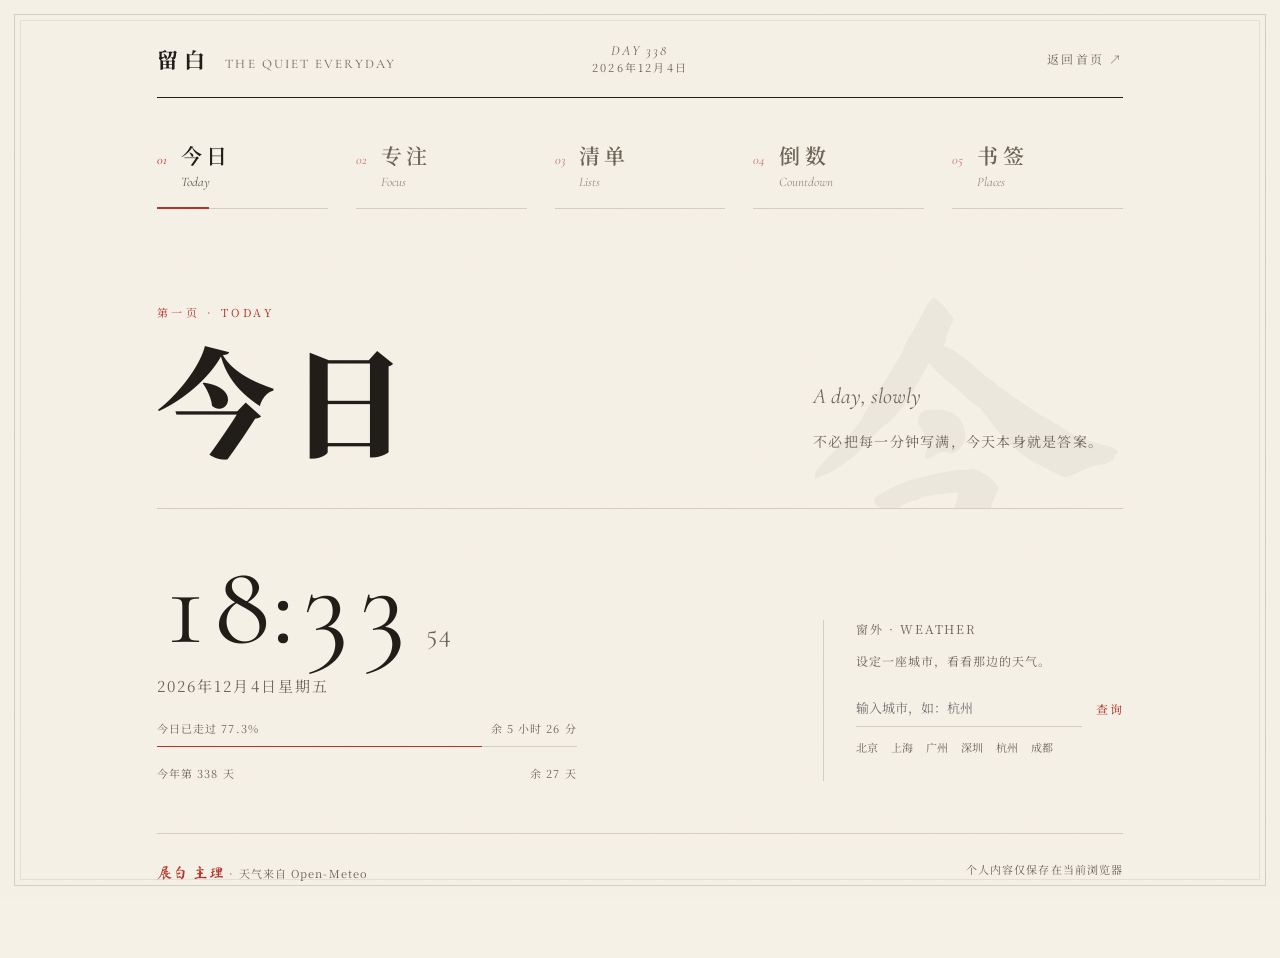
<file: life.html>
<!DOCTYPE html>
<html lang="zh-CN">
<head>
<meta charset="UTF-8">
<meta name="viewport" content="width=device-width, initial-scale=1.0">
<title>日常 · 留白</title>
<meta name="description" content="今日、专注、清单、倒数与书签，一本留白的日常手账。">
<link rel="icon" href="data:image/svg+xml,%3Csvg xmlns='http://www.w3.org/2000/svg' viewBox='0 0 64 64'%3E%3Crect width='64' height='64' rx='8' fill='%23b3352c'/%3E%3Ctext x='32' y='40' font-size='28' text-anchor='middle' fill='%23f6f1e7' font-family='serif'%3E常%3C/text%3E%3C/svg%3E">
<link rel="preconnect" href="https://fonts.googleapis.com">
<link rel="preconnect" href="https://fonts.gstatic.com" crossorigin>
<link href="https://fonts.googleapis.com/css2?family=Noto+Serif+SC:wght@400;600;900&family=Cormorant+Garamond:ital,wght@0,500;1,500&family=Ma+Shan+Zheng&display=swap" rel="stylesheet">
<style>
  :root{--paper:#f6f1e7;--paper-deep:#efe8d8;--ink:#211d19;--ink-soft:#6f6558;--seal:#b3352c;--line:rgba(33,29,25,.16);--serif-cn:"Noto Serif SC","Source Han Serif SC","Songti SC","SimSun",serif;--serif-en:"Cormorant Garamond",Georgia,serif}
  *{margin:0;padding:0;box-sizing:border-box}button,input,textarea{font:inherit}button{cursor:pointer}body{background:var(--paper);color:var(--ink);font-family:var(--serif-cn);min-height:100vh}
  body::before{content:"";position:fixed;inset:0;pointer-events:none;z-index:5;opacity:.5;mix-blend-mode:multiply;background-image:url("data:image/svg+xml,%3Csvg xmlns='http://www.w3.org/2000/svg' width='140' height='140'%3E%3Cfilter id='n'%3E%3CfeTurbulence type='fractalNoise' baseFrequency='0.9' numOctaves='2'/%3E%3CfeColorMatrix values='0 0 0 0 0.55 0 0 0 0 0.52 0 0 0 0 0.45 0 0 0 0.06 0'/%3E%3C/filter%3E%3Crect width='140' height='140' filter='url(%23n)'/%3E%3C/svg%3E")}
  .frame{position:fixed;inset:14px;border:1px solid var(--line);pointer-events:none;z-index:4}.frame::after{content:"";position:absolute;inset:5px;border:1px solid rgba(33,29,25,.08)}
  main{position:relative;max-width:1120px;margin:0 auto;padding:42px 6vw 70px}.masthead{display:grid;grid-template-columns:1fr auto 1fr;align-items:center;gap:20px;padding-bottom:22px;border-bottom:1px solid var(--ink)}
  .brand{display:flex;align-items:baseline;gap:14px;color:var(--ink);text-decoration:none}.brand strong{font-size:21px;letter-spacing:.3em}.brand span{font-family:var(--serif-en);font-size:13px;letter-spacing:.16em;color:var(--ink-soft)}.issue{text-align:center;font-size:11px;letter-spacing:.2em;color:var(--ink-soft)}.issue .no{font-family:var(--serif-en);font-style:italic;font-size:14px}.back{justify-self:end;font-size:12px;letter-spacing:.18em;color:var(--ink-soft);text-decoration:none}.back:hover{color:var(--seal)}
  .stream-nav{display:grid;grid-template-columns:repeat(5,1fr);gap:28px;margin-top:42px}.stream-tab{position:relative;display:grid;grid-template-columns:auto 1fr;align-items:baseline;gap:4px 14px;padding:0 0 18px;border:0;border-bottom:1px solid var(--line);background:none;color:var(--ink-soft);font-family:inherit;text-align:left}.stream-tab .no{font-family:var(--serif-en);font-style:italic;font-size:13px;color:var(--seal);opacity:.65}.stream-tab .label{font-size:21px;font-weight:600;letter-spacing:.2em}.stream-tab .en{grid-column:2;font-family:var(--serif-en);font-style:italic;font-size:13px;opacity:.72}.stream-tab::after{content:"";position:absolute;left:0;bottom:-1px;width:0;height:2px;background:var(--seal);transition:width .35s}.stream-tab:hover,.stream-tab.on{color:var(--ink)}.stream-tab.on::after{width:52px}.stream-tab.on .no{opacity:1}
  .cover{position:relative;display:grid;grid-template-columns:1fr 310px;align-items:end;gap:48px;min-height:300px;padding:58px 0 52px;border-bottom:1px solid var(--line);overflow:hidden}.cover-main,.cover-side{position:relative;z-index:1}.cover-vol{margin-bottom:18px;font-size:11px;letter-spacing:.32em;color:var(--seal)}.cover-title{font-size:clamp(74px,10vw,118px);font-weight:900;line-height:1;letter-spacing:.12em}.cover-en{font-family:var(--serif-en);font-style:italic;font-size:22px;color:var(--ink-soft)}.cover-poem{margin-top:18px;font-size:14px;line-height:2.1;letter-spacing:.09em;color:var(--ink-soft)}.watermark{position:absolute;right:-8px;bottom:-88px;font-family:"Ma Shan Zheng",var(--serif-cn);font-size:330px;line-height:1;color:rgba(33,29,25,.045);pointer-events:none}.cover.swap .cover-main,.cover.swap .cover-side{animation:coverIn .5s ease}@keyframes coverIn{from{opacity:0;transform:translateY(14px)}to{opacity:1;transform:none}}
  .panel{padding-top:38px}.group+.group{margin-top:44px}.group-label{display:flex;align-items:center;gap:14px;margin-bottom:16px;font-size:11px;letter-spacing:.28em;color:var(--ink-soft)}.group-label::after{content:"";width:44px;height:1px;background:var(--line)}.text-btn{border:0;background:none;color:var(--seal);font-size:12px;letter-spacing:.14em;padding:4px 0}.text-btn:hover{text-decoration:underline;text-underline-offset:4px}.text-btn:disabled{opacity:.45;cursor:default}.quiet{font-size:12px;line-height:2;color:var(--ink-soft);letter-spacing:.08em}.form-row{display:flex;gap:14px;align-items:center}.form-row input{min-width:0;flex:1;border:0;border-bottom:1px solid var(--line);background:none;color:var(--ink);padding:9px 0;outline:none;font-size:13px}.form-row input:focus{border-color:var(--seal)}
  .today-top{display:grid;grid-template-columns:1fr 300px;gap:58px;align-items:end}.big-time{display:flex;align-items:baseline;gap:16px;font-family:var(--serif-en);font-size:clamp(80px,10vw,116px);line-height:1;font-variant-numeric:tabular-nums}.big-time small{font-size:27px;color:var(--ink-soft)}.today-date{margin-top:12px;font-size:15px;letter-spacing:.14em;color:var(--ink-soft)}.progress-block{margin-top:24px;max-width:420px}.progress-line{display:flex;justify-content:space-between;font-size:11px;letter-spacing:.1em;color:var(--ink-soft)}.progress-track{height:1px;margin-top:10px;background:var(--line)}.progress-track i{display:block;height:1px;background:var(--seal);transition:width .5s}.year-progress{margin-top:18px}
  .weather{border-left:1px solid var(--line);padding-left:32px}.weather-city{font-size:12px;letter-spacing:.16em;color:var(--ink-soft)}.weather-temp{margin:7px 0 2px;font-family:var(--serif-en);font-size:56px;line-height:1}.weather-desc{font-size:14px;letter-spacing:.1em}.weather-detail{margin-top:10px;font-size:11px;line-height:2;color:var(--ink-soft)}.city-suggestions{display:flex;flex-wrap:wrap;gap:8px 13px;margin-top:12px}.city-suggestions button{border:0;background:none;color:var(--ink-soft);font-size:11px;padding:0}.city-suggestions button:hover{color:var(--seal)}#weather-error{min-height:18px;margin-top:8px;font-size:11px;color:var(--seal)}#sparkline{display:block;width:100%;height:48px;margin-top:16px;overflow:visible}
  .timer-wrap{padding:18px 0 12px;text-align:center}.timer{font-family:var(--serif-en);font-size:clamp(88px,13vw,132px);line-height:1;font-variant-numeric:tabular-nums}.timer-caption{margin-top:14px;font-size:12px;letter-spacing:.22em;color:var(--ink-soft)}.timer-track{max-width:460px;height:1px;margin:28px auto;background:var(--line)}.timer-track i{display:block;height:2px;background:var(--seal);transition:width 1s linear}.timer-actions{display:flex;justify-content:center;align-items:center;gap:26px;margin-top:26px}.timer-actions .text-btn{font-size:13px}.mode-list{display:flex;justify-content:center;gap:24px;margin-top:18px}.mode-list button{border:0;background:none;color:var(--ink-soft);font-size:12px;padding:4px 0}.mode-list button.on{color:var(--seal);border-bottom:1px solid var(--seal)}
  .habit-row{display:grid;grid-template-columns:110px 1fr 20px;align-items:center;gap:16px;padding:15px 0;border-bottom:1px solid var(--line)}.habit-name{font-size:14px;letter-spacing:.08em}.habit-days{display:grid;grid-template-columns:repeat(7,1fr);gap:8px}.day-check{border:1px solid var(--line);background:none;color:var(--ink-soft);aspect-ratio:1;display:grid;place-items:center;font-size:10px;transition:all .2s}.day-check.on{background:var(--seal);border-color:var(--seal);color:var(--paper)}.day-check.today{box-shadow:0 0 0 2px var(--paper),0 0 0 3px var(--ink-soft)}.delete{border:0;background:none;color:var(--ink-soft);font-size:17px;padding:2px 4px;opacity:.45}.delete:hover{color:var(--seal);opacity:1}
  .task-list{list-style:none}.task{display:flex;align-items:center;gap:12px;padding:14px 0;border-bottom:1px solid var(--line)}.task input{appearance:none;width:15px;height:15px;flex:none;border:1px solid var(--ink-soft);border-radius:50%;display:grid;place-items:center}.task input:checked{background:var(--seal);border-color:var(--seal)}.task input:checked::after{content:"";width:5px;height:5px;border-radius:50%;background:var(--paper)}.task-text{flex:1;font-size:14.5px;line-height:1.7;overflow-wrap:anywhere}.task.done .task-text{text-decoration:line-through;color:var(--ink-soft);opacity:.65}.task-count{margin-top:12px;font-size:11px;color:var(--ink-soft);letter-spacing:.12em}#notes{width:100%;min-height:190px;resize:vertical;border:1px solid var(--line);background:rgba(255,255,255,.12);color:var(--ink);padding:18px 20px;outline:none;font-size:14.5px;line-height:2}#notes:focus{border-color:var(--ink-soft)}#note-status{display:block;margin-top:10px;font-size:11px;color:var(--ink-soft);text-align:right}
  .countdown{display:grid;grid-template-columns:110px 1fr auto 20px;align-items:baseline;gap:20px;padding:22px 0;border-bottom:1px solid var(--line)}.count-days{font-family:var(--serif-en);font-size:40px;color:var(--seal)}.count-days small{font-family:var(--serif-cn);font-size:11px;color:var(--ink-soft);margin-left:6px}.count-name{font-size:16px;letter-spacing:.06em}.count-date{display:block;margin-top:5px;font-size:11px;color:var(--ink-soft);letter-spacing:.1em}.count-tag{font-size:11px;color:var(--ink-soft);white-space:nowrap}
  .bookmark-row{display:flex;align-items:center;border-bottom:1px solid var(--line)}.bookmark{display:flex;align-items:baseline;gap:14px;flex:1;min-width:0;padding:16px 0;color:inherit;text-decoration:none;transition:padding .25s,background .25s}.bookmark:hover{padding-left:8px;background:var(--paper-deep)}.bookmark .index{font-family:var(--serif-en);font-style:italic;font-size:13px;color:var(--seal)}.bookmark .name{font-size:15px;letter-spacing:.06em}.bookmark .host{margin-left:auto;max-width:45%;overflow:hidden;text-overflow:ellipsis;white-space:nowrap;font-size:10.5px;color:var(--ink-soft)}.bookmark .arrow{font-family:var(--serif-en);font-size:17px;color:var(--ink-soft)}.bookmark-form{display:grid;grid-template-columns:1fr 1.5fr auto;gap:14px;margin-top:20px}.bookmark-form input{min-width:0;border:0;border-bottom:1px solid var(--line);background:none;padding:8px 0;outline:none;font-size:12px}
  .foot{display:flex;justify-content:space-between;gap:20px;flex-wrap:wrap;margin-top:52px;padding-top:24px;border-top:1px solid var(--line);font-size:11px;line-height:2;letter-spacing:.1em;color:var(--ink-soft)}.host{font-family:"Ma Shan Zheng",var(--serif-cn);color:var(--seal);font-size:15px}.fade{animation:fade .45s ease}@keyframes fade{from{opacity:0;transform:translateY(8px)}to{opacity:1;transform:none}}
  @media(max-width:760px){main{padding:32px 6vw 58px}.masthead{grid-template-columns:1fr auto}.issue{display:none}.stream-nav{gap:16px}.stream-tab .label{font-size:18px;letter-spacing:.12em}.stream-tab .en{display:none}.cover{grid-template-columns:1fr;gap:26px;min-height:0;padding:46px 0 42px}.cover-title{font-size:76px}.watermark{font-size:230px;bottom:-48px}.today-top{grid-template-columns:1fr;gap:34px}.weather{border-left:0;border-top:1px solid var(--line);padding:26px 0 0}.habit-row{grid-template-columns:78px 1fr 18px;gap:10px}.habit-days{gap:5px}.countdown{grid-template-columns:82px 1fr 20px;gap:14px}.count-tag{display:none}}
  @media(max-width:560px){.frame{inset:8px}.brand span{display:none}.stream-nav{gap:8px}.stream-tab{grid-template-columns:1fr;text-align:center}.stream-tab .no{font-size:11px}.stream-tab .label{font-size:16px}.stream-tab::after{left:50%;transform:translateX(-50%)}.stream-tab.on::after{width:30px}.big-time{font-size:76px}.timer{font-size:88px}.bookmark-form{grid-template-columns:1fr}.count-days{font-size:32px}}
  @media(prefers-reduced-motion:reduce){*{animation:none!important;transition:none!important}}
</style>
</head>
<body>
<div class="frame" aria-hidden="true"></div>
<main>
  <header class="masthead">
    <a class="brand" href="index.html"><strong>留白</strong><span>THE QUIET EVERYDAY</span></a>
    <div class="issue"><span class="no" id="issue-no"></span><br><span id="issue-date"></span></div>
    <a class="back" href="index.html">返回首页 ↗</a>
  </header>
  <nav class="stream-nav" aria-label="日常分页">
    <button class="stream-tab on" data-tab="today"><span class="no">01</span><span class="label">今日</span><span class="en">Today</span></button>
    <button class="stream-tab" data-tab="focus"><span class="no">02</span><span class="label">专注</span><span class="en">Focus</span></button>
    <button class="stream-tab" data-tab="tasks"><span class="no">03</span><span class="label">清单</span><span class="en">Lists</span></button>
    <button class="stream-tab" data-tab="dates"><span class="no">04</span><span class="label">倒数</span><span class="en">Countdown</span></button>
    <button class="stream-tab" data-tab="links"><span class="no">05</span><span class="label">书签</span><span class="en">Places</span></button>
  </nav>
  <section class="cover" id="cover">
    <div class="cover-main"><div class="cover-vol" id="cover-vol"></div><h1 class="cover-title" id="cover-title"></h1></div>
    <div class="cover-side"><div class="cover-en" id="cover-en"></div><p class="cover-poem" id="cover-poem"></p></div>
    <span class="watermark" id="watermark" aria-hidden="true"></span>
  </section>
  <section class="panel" id="panel"></section>
  <footer class="foot"><span><span class="host">展白 主理</span> · 天气来自 Open-Meteo</span><span>个人内容仅保存在当前浏览器</span></footer>
</main>
<script>
const $=s=>document.querySelector(s),esc=s=>String(s??"").replace(/[&<>"']/g,c=>({"&":"&amp;","<":"&lt;",">":"&gt;",'"':"&quot;","'":"&#39;"}[c]));
const store={get(k,f){try{return JSON.parse(localStorage.getItem(k))??f}catch{return f}},set(k,v){localStorage.setItem(k,JSON.stringify(v))}};
const uid=()=>Date.now().toString(36)+Math.random().toString(36).slice(2,7),pad=n=>String(n).padStart(2,"0"),dayKey=d=>`${d.getFullYear()}-${pad(d.getMonth()+1)}-${pad(d.getDate())}`;
const state={city:store.get("liubai-city",null),weather:null,tasks:store.get("liubai-tasks",[]),notes:store.get("liubai-notes",""),bookmarks:store.get("liubai-bookmarks",[]),habits:store.get("liubai-habits",null)||[{id:"water",name:"喝水",days:{}},{id:"reading",name:"阅读",days:{}},{id:"exercise",name:"运动",days:{}}],dates:store.get("liubai-countdowns",[]),focusDone:store.get("liubai-focus-done",0)};
let active=localStorage.getItem("life-tab")||"today";
const META={today:{vol:"第一页 · TODAY",title:"今日",en:"A day, slowly",poem:"不必把每一分钟写满，今天本身就是答案。",mark:"今"},focus:{vol:"第二页 · FOCUS",title:"专注",en:"One thing at a time",poem:"只做一件事，日子便有了清晰的轮廓。",mark:"定"},tasks:{vol:"第三页 · LISTS",title:"清单",en:"Small things, kept",poem:"把小事记下，把心腾空。",mark:"单"},dates:{vol:"第四页 · COUNTDOWN",title:"倒数",en:"Days worth waiting for",poem:"有些日子尚未到来，已经开始发光。",mark:"期"},links:{vol:"第五页 · PLACES",title:"书签",en:"Familiar places",poem:"常去的地方，也值得安静地收藏。",mark:"签"}};
const WEATHER={0:"晴",1:"大致晴朗",2:"局部多云",3:"阴",45:"雾",48:"雾凇",51:"轻毛毛雨",53:"毛毛雨",55:"浓毛毛雨",61:"小雨",63:"中雨",65:"大雨",71:"小雪",73:"中雪",75:"大雪",80:"小阵雨",81:"阵雨",82:"强阵雨",85:"小阵雪",86:"阵雪",95:"雷暴",96:"雷雨伴冰雹",99:"强雷雨伴冰雹"};
const DEFAULT_LINKS=[{name:"GitHub",url:"https://github.com"},{name:"直播吧",url:"https://www.zhibo8.com"},{name:"IT之家",url:"https://www.ithome.com"},{name:"少数派",url:"https://sspai.com"},{name:"OpenAI",url:"https://openai.com"},{name:"华尔街见闻",url:"https://wallstreetcn.com"}];

// 今日
function dayProgress(){const d=new Date(),seconds=d.getHours()*3600+d.getMinutes()*60+d.getSeconds(),pct=seconds/86400*100,start=new Date(d.getFullYear(),0,0),day=Math.floor((d-start)/864e5),days=new Date(d.getFullYear(),11,31).getDate()===31&&((d.getFullYear()%4===0&&d.getFullYear()%100!==0)||d.getFullYear()%400===0)?366:365;return{pct:pct.toFixed(1),left:Math.max(0,86400-seconds),day,days}}
function weatherHtml(){
  if(!state.weather)return `<div class="quiet" style="margin-top:12px">设定一座城市，看看那边的天气。</div>`;
  const d=state.weather;return `<div class="weather-temp">${Math.round(d.current.temperature_2m)}°</div><div class="weather-desc">${WEATHER[d.current.weather_code]||"天气变化中"}</div><div class="weather-detail">最高 ${Math.round(d.daily.temperature_2m_max[0])}° · 最低 ${Math.round(d.daily.temperature_2m_min[0])}°<br>体感 ${Math.round(d.current.apparent_temperature)}° · 湿度 ${d.current.relative_humidity_2m}% · 风速 ${Math.round(d.current.wind_speed_10m)} km/h</div>${sparkline(d.hourly.time,d.hourly.temperature_2m,d.current.time)}`;
}
function sparkline(times,temps,currentTime){const start=Math.max(0,times.indexOf(currentTime)),values=temps.slice(start,start+12);if(values.length<2)return"";const min=Math.min(...values)-1,max=Math.max(...values)+1,w=280,h=48,points=values.map((v,i)=>[i*(w/(values.length-1)),h-(v-min)/(max-min)*h]),path=points.map((p,i)=>`${i?"L":"M"}${p[0].toFixed(1)},${p[1].toFixed(1)}`).join(" ");return `<svg id="sparkline" viewBox="0 0 280 52"><path d="${path}" fill="none" stroke="#b3352c" stroke-width="1.5"/><circle cx="${points[0][0]}" cy="${points[0][1]}" r="3" fill="#b3352c"/><text x="0" y="50" fill="#6f6558" font-size="9">现在</text><text x="${w}" y="50" text-anchor="end" fill="#6f6558" font-size="9">+${values.length-1} 小时</text></svg>`}
function todayPanel(){const p=dayProgress();return `<div class="today-top"><div><div class="big-time"><span id="today-time">--:--</span><small id="today-seconds">--</small></div><div class="today-date" id="today-date"></div><div class="progress-block"><div class="progress-line"><span>今日已走过 ${p.pct}%</span><span id="day-left"></span></div><div class="progress-track"><i id="day-progress" style="width:${p.pct}%"></i></div><div class="progress-line year-progress"><span>今年第 ${p.day} 天</span><span>余 ${p.days-p.day} 天</span></div></div></div><aside class="weather"><div class="weather-city">${esc(state.city?state.city.name+(state.city.region&&state.city.region!==state.city.name?" · "+state.city.region:""):"窗外 · WEATHER")}</div><div id="weather-content">${weatherHtml()}</div><form class="form-row" data-form="city" style="margin-top:16px"><input id="city-input" value="${esc(state.city?.name||"")}" placeholder="输入城市，如：杭州" aria-label="城市"><button class="text-btn" type="submit">查询</button></form><div class="city-suggestions">${["北京","上海","广州","深圳","杭州","成都"].map(c=>`<button type="button" data-city="${c}">${c}</button>`).join("")}</div><div id="weather-error"></div></aside></div>`}
async function selectCity(name){$("#weather-error").textContent="正在寻找城市…";try{const g=await fetch(`https://geocoding-api.open-meteo.com/v1/search?name=${encodeURIComponent(name)}&count=1&language=zh&format=json`).then(r=>{if(!r.ok)throw new Error(r.status);return r.json()}),place=g.results?.[0];if(!place)throw new Error("没有找到这座城市");state.city={name:place.name,latitude:place.latitude,longitude:place.longitude,region:place.admin1||place.country||""};store.set("liubai-city",state.city);await loadWeather()}catch(e){$("#weather-error").textContent=e.message==="没有找到这座城市"?e.message:"查询失败，请稍后再试"}}
async function loadWeather(){if(!state.city)return;$("#weather-error").textContent="天气更新中…";try{const c=state.city,d=await fetch(`https://api.open-meteo.com/v1/forecast?latitude=${c.latitude}&longitude=${c.longitude}&current=temperature_2m,apparent_temperature,relative_humidity_2m,weather_code,wind_speed_10m&hourly=temperature_2m&daily=temperature_2m_max,temperature_2m_min&forecast_days=2&timezone=auto`).then(r=>{if(!r.ok)throw new Error(r.status);return r.json()});state.weather=d;if(active==="today")renderPanel()}catch{$("#weather-error").textContent="天气暂时无法取得，可稍后重新查询"}}

// 专注与习惯
const focus={mode:25,remaining:25*60,running:false,endAt:0,timer:null};
function focusText(){return `${pad(Math.floor(focus.remaining/60))}:${pad(focus.remaining%60)}`}
function focusPanel(){
  const progress=(focus.mode*60-focus.remaining)/(focus.mode*60)*100;
  const habits=state.habits.map(h=>`<div class="habit-row"><span class="habit-name">${esc(h.name)}</span><div class="habit-days">${lastDays().map(d=>`<button type="button" class="day-check ${h.days[d.key]?"on":""} ${d.key===dayKey(new Date())?"today":""}" data-habit="${h.id}" data-day="${d.key}" title="${d.label}">${d.week}</button>`).join("")}</div><button class="delete" data-habit-delete="${h.id}" aria-label="删除习惯">×</button></div>`).join("");
  return `<div class="timer-wrap"><div class="timer" id="focus-time">${focusText()}</div><div class="timer-caption">${focus.running?"正在专注 · 其余交给这一刻":"留一段时间，只给一件事"}</div><div class="timer-track"><i id="focus-progress" style="width:${progress}%"></i></div><div class="timer-actions"><button class="text-btn" data-focus-toggle>${focus.running?"暂停":"开始"}</button><button class="text-btn" data-focus-reset>重置</button><span class="quiet">已完成 ${state.focusDone} 次</span></div><div class="mode-list">${[25,50,15].map(m=>`<button type="button" class="${focus.mode===m?"on":""}" data-focus-mode="${m}">${m} 分钟</button>`).join("")}</div></div><div class="group"><div class="group-label">七日习惯</div>${habits}<form class="form-row" data-form="habit" style="margin-top:18px"><input id="habit-input" maxlength="12" placeholder="添加一个小习惯，如：早睡"><button class="text-btn" type="submit">添加</button></form></div>`;
}
function lastDays(){const out=[];for(let i=6;i>=0;i--){const d=new Date();d.setDate(d.getDate()-i);out.push({key:dayKey(d),week:new Intl.DateTimeFormat("zh-CN",{weekday:"short"}).format(d).replace("周",""),label:`${d.getMonth()+1}月${d.getDate()}日`})}return out}
function focusTick(){focus.remaining=Math.max(0,Math.ceil((focus.endAt-Date.now())/1000));const el=$("#focus-time");if(el)el.textContent=focusText();const bar=$("#focus-progress");if(bar)bar.style.width=`${(focus.mode*60-focus.remaining)/(focus.mode*60)*100}%`;if(focus.remaining<=0){clearInterval(focus.timer);focus.running=false;state.focusDone++;store.set("liubai-focus-done",state.focusDone);if(active==="focus")renderPanel()}}
function focusToggle(){if(focus.running){focus.remaining=Math.max(0,Math.ceil((focus.endAt-Date.now())/1000));focus.running=false;clearInterval(focus.timer)}else{focus.running=true;focus.endAt=Date.now()+focus.remaining*1000;focus.timer=setInterval(focusTick,1000)}renderPanel()}

// 清单
function tasksPanel(){const left=state.tasks.filter(t=>!t.done).length;return `<div class="group"><div class="group-label">待办</div><form class="form-row" data-form="task"><input id="task-input" maxlength="120" placeholder="写下一件要做的小事…"><button class="text-btn" type="submit">记下</button></form><ul class="task-list" style="margin-top:14px">${state.tasks.length?state.tasks.map(t=>`<li class="task ${t.done?"done":""}"><input type="checkbox" data-task="${t.id}" ${t.done?"checked":""}><span class="task-text">${esc(t.text)}</span><button class="delete" data-task-delete="${t.id}">×</button></li>`).join(""):`<li class="quiet" style="padding:22px 0">暂无待办，写下一件小事。</li>`}</ul><div class="task-count">${state.tasks.length?`${left} 件待完成 · ${state.tasks.length-left} 件已完成`:""}</div></div><div class="group"><div class="group-label">便签</div><textarea id="notes" placeholder="此刻想到什么，就写在这里。内容会自动保存。">${esc(state.notes)}</textarea><span id="note-status">${state.notes?"已恢复上次便签":""}</span></div>`}

// 倒数
function daysBetween(date){const today=new Date();today.setHours(0,0,0,0);const target=new Date(date);target.setHours(0,0,0,0);return Math.ceil((target-today)/864e5)}
function countdownRow(name,date,id=""){const days=daysBetween(date),text=days>0?"还有":days<0?"已过":"就在";return `<div class="countdown"><span class="count-days">${Math.abs(days)}<small>天</small></span><div><span class="count-name">${esc(name)}</span><span class="count-date">${esc(date)}</span></div><span class="count-tag">${text}${days===0?"今天":""}</span>${id?`<button class="delete" data-date-delete="${id}">×</button>`:"<span></span>"}</div>`}
function datesPanel(){const next=`${new Date().getFullYear()+1}-01-01`;return `<div class="group"><div class="group-label">重要日子</div>${countdownRow("下一次新年",next)}${state.dates.map(d=>countdownRow(d.name,d.date,d.id)).join("")}<form class="form-row" data-form="date" style="margin-top:22px"><input id="date-name" maxlength="20" placeholder="日子名称" required><input id="date-value" type="date" required><button class="text-btn" type="submit">添加</button></form></div>`}

// 书签
function safeUrl(value){try{const u=new URL(/^https?:\/\//i.test(value)?value:"https://"+value);return["http:","https:"].includes(u.protocol)?u.href:null}catch{return null}}
function linksPanel(){const all=[...DEFAULT_LINKS,...state.bookmarks];return `<div class="group"><div class="group-label">常去之处</div>${all.map((b,i)=>{const u=safeUrl(b.url);let host="";try{host=new URL(u).hostname.replace(/^www\./,"")}catch{}return `<div class="bookmark-row"><a class="bookmark" href="${esc(u)}" target="_blank" rel="noopener"><span class="index">${String(i+1).padStart(2,"0")}</span><span class="name">${esc(b.name)}</span><span class="host">${esc(host)}</span><span class="arrow">↗</span></a>${b.id?`<button class="delete" data-link-delete="${b.id}">×</button>`:""}</div>`}).join("")}<form class="bookmark-form" data-form="link"><input id="link-name" maxlength="24" placeholder="名称" required><input id="link-url" placeholder="https://…" required><button class="text-btn" type="submit">添加</button></form></div>`}

function renderPanel(){const m=META[active]||META.today;document.querySelectorAll(".stream-tab").forEach(b=>{const on=b.dataset.tab===active;b.classList.toggle("on",on);b.setAttribute("aria-selected",on)});$("#cover-vol").textContent=m.vol;$("#cover-title").textContent=m.title;$("#cover-en").textContent=m.en;$("#cover-poem").textContent=m.poem;$("#watermark").textContent=m.mark;const cover=$("#cover");cover.classList.remove("swap");void cover.offsetWidth;cover.classList.add("swap");const html=active==="today"?todayPanel():active==="focus"?focusPanel():active==="tasks"?tasksPanel():active==="dates"?datesPanel():linksPanel();$("#panel").innerHTML=`<div class="fade">${html}</div>`;tick()}
document.querySelectorAll(".stream-tab").forEach(b=>b.addEventListener("click",()=>{active=b.dataset.tab;localStorage.setItem("life-tab",active);renderPanel()}));

// 统一事件
$("#panel").addEventListener("submit",e=>{e.preventDefault();const form=e.target.dataset.form;if(form==="city"){const name=$("#city-input").value.trim();if(name)selectCity(name)}else if(form==="task"){const text=$("#task-input").value.trim();if(text){state.tasks.unshift({id:uid(),text,done:false});store.set("liubai-tasks",state.tasks);renderPanel()}}else if(form==="habit"){const name=$("#habit-input").value.trim();if(name){state.habits.push({id:uid(),name,days:{}});store.set("liubai-habits",state.habits);renderPanel()}}else if(form==="date"){const name=$("#date-name").value.trim(),date=$("#date-value").value;if(name&&date){state.dates.push({id:uid(),name,date});store.set("liubai-countdowns",state.dates);renderPanel()}}else if(form==="link"){const name=$("#link-name").value.trim(),url=safeUrl($("#link-url").value.trim());if(name&&url){state.bookmarks.push({id:uid(),name,url});store.set("liubai-bookmarks",state.bookmarks);renderPanel()}}});
$("#panel").addEventListener("click",e=>{const t=e.target;if(t.dataset.city){selectCity(t.dataset.city)}else if(t.hasAttribute("data-focus-toggle")){focusToggle()}else if(t.hasAttribute("data-focus-reset")){clearInterval(focus.timer);focus.running=false;focus.remaining=focus.mode*60;renderPanel()}else if(t.dataset.focusMode){clearInterval(focus.timer);focus.running=false;focus.mode=Number(t.dataset.focusMode);focus.remaining=focus.mode*60;renderPanel()}else if(t.dataset.habit){const h=state.habits.find(h=>h.id===t.dataset.habit);if(h){h.days[t.dataset.day]=!h.days[t.dataset.day];store.set("liubai-habits",state.habits);renderPanel()}}else if(t.dataset.habitDelete){state.habits=state.habits.filter(h=>h.id!==t.dataset.habitDelete);store.set("liubai-habits",state.habits);renderPanel()}else if(t.dataset.taskDelete){state.tasks=state.tasks.filter(x=>x.id!==t.dataset.taskDelete);store.set("liubai-tasks",state.tasks);renderPanel()}else if(t.dataset.dateDelete){state.dates=state.dates.filter(x=>x.id!==t.dataset.dateDelete);store.set("liubai-countdowns",state.dates);renderPanel()}else if(t.dataset.linkDelete){state.bookmarks=state.bookmarks.filter(x=>x.id!==t.dataset.linkDelete);store.set("liubai-bookmarks",state.bookmarks);renderPanel()}});
$("#panel").addEventListener("change",e=>{const id=e.target.dataset.task;if(!id)return;const t=state.tasks.find(x=>x.id===id);if(t){t.done=e.target.checked;store.set("liubai-tasks",state.tasks);renderPanel()}});
let noteTimer;$("#panel").addEventListener("input",e=>{if(e.target.id!=="notes")return;clearTimeout(noteTimer);$("#note-status").textContent="正在保存…";noteTimer=setTimeout(()=>{state.notes=e.target.value;store.set("liubai-notes",state.notes);$("#note-status").textContent="已自动保存"},350)});
function tick(){const d=new Date();if($("#today-time")){$("#today-time").textContent=`${pad(d.getHours())}:${pad(d.getMinutes())}`;$("#today-seconds").textContent=pad(d.getSeconds());$("#today-date").textContent=new Intl.DateTimeFormat("zh-CN",{year:"numeric",month:"long",day:"numeric",weekday:"long"}).format(d);const p=dayProgress(),hours=Math.floor(p.left/3600),mins=Math.floor(p.left%3600/60);$("#day-left").textContent=`余 ${hours} 小时 ${mins} 分`;$("#day-progress").style.width=p.pct+"%"}}
const now=new Date(),start=new Date(now.getFullYear(),0,0);$("#issue-no").textContent=`DAY ${Math.floor((now-start)/864e5)}`;$("#issue-date").textContent=new Intl.DateTimeFormat("zh-CN",{year:"numeric",month:"long",day:"numeric"}).format(now);
renderPanel();setInterval(tick,1000);if(state.city)loadWeather();
</script>
</body>
</html>
</file>
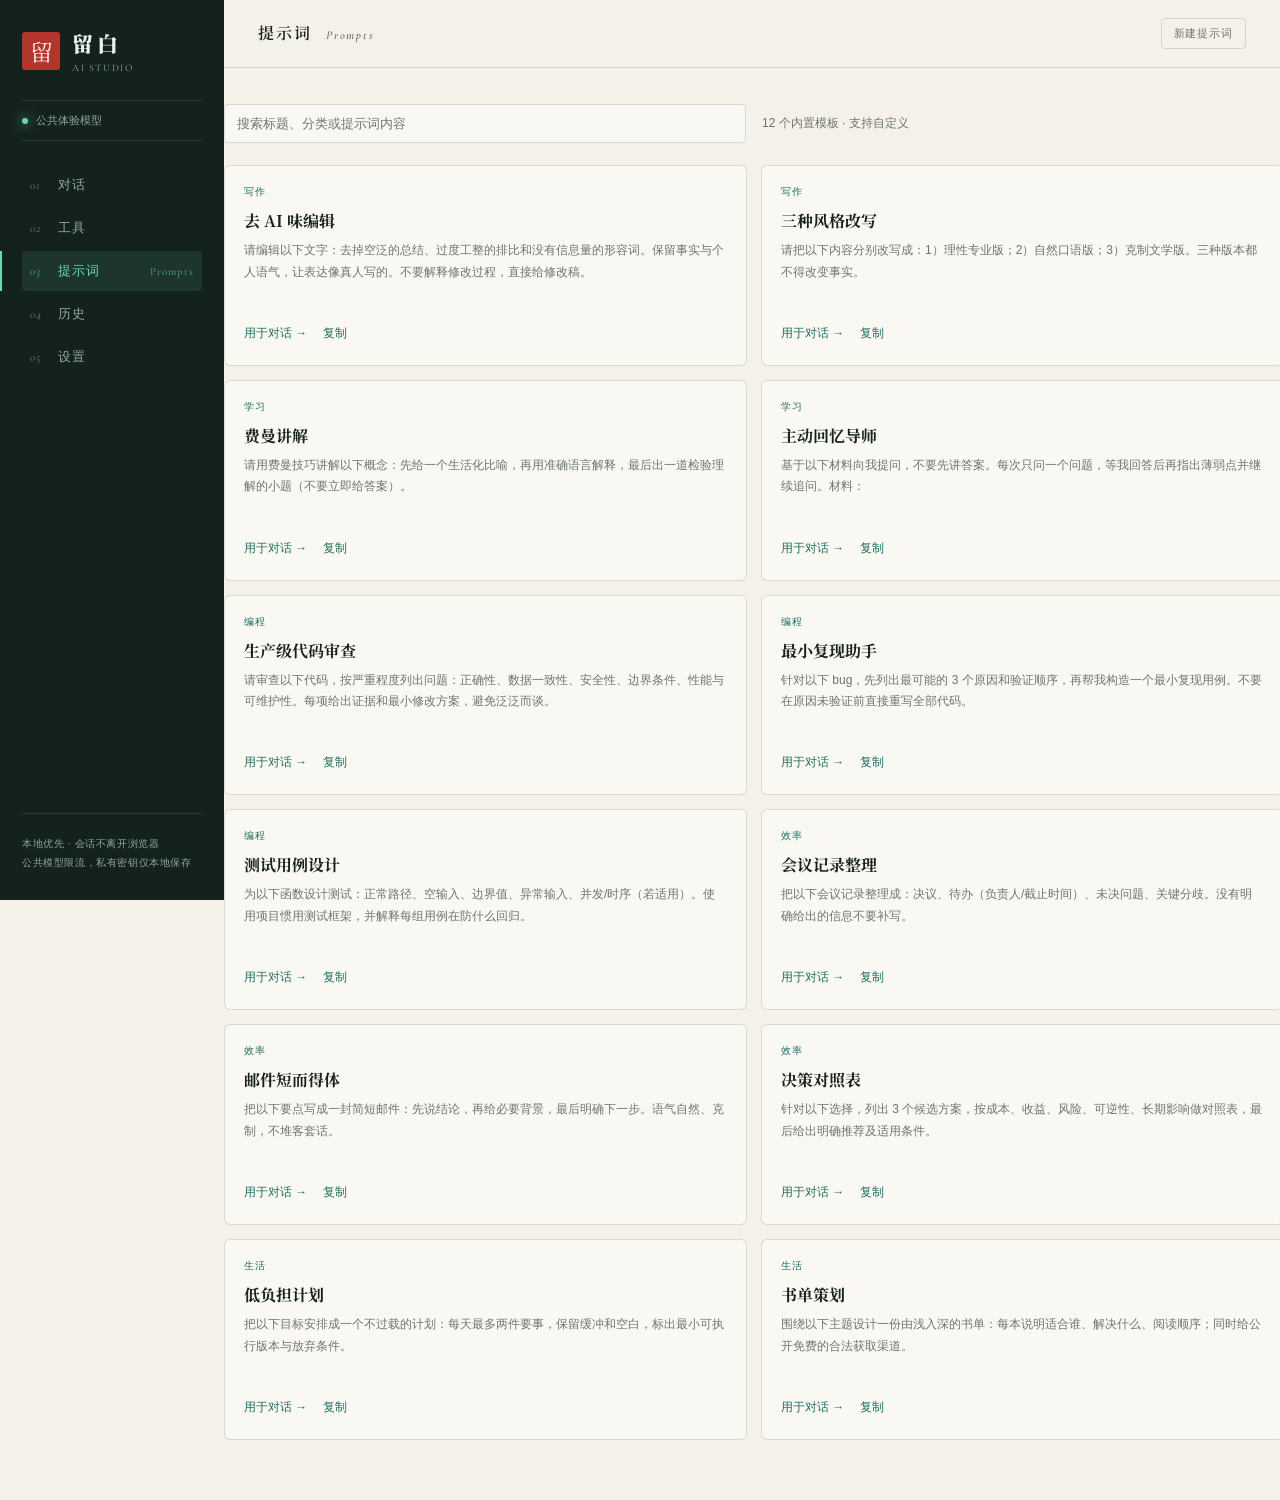
<file: prompts.html>
<!DOCTYPE html>
<html lang="zh-CN">
<head>
<meta charset="UTF-8">
<meta name="viewport" content="width=device-width, initial-scale=1.0">
<title>提示词 · 留白 AI</title>
<link rel="icon" href="data:image/svg+xml,%3Csvg xmlns='http://www.w3.org/2000/svg' viewBox='0 0 64 64'%3E%3Crect width='64' height='64' rx='8' fill='%23b3352c'/%3E%3Ctext x='32' y='40' font-size='28' text-anchor='middle' fill='%23f6f1e7' font-family='serif'%3E留%3C/text%3E%3C/svg%3E">
<link rel="preconnect" href="https://fonts.googleapis.com">
<link rel="preconnect" href="https://fonts.gstatic.com" crossorigin>
<link href="https://fonts.googleapis.com/css2?family=Noto+Serif+SC:wght@400;600;900&family=Cormorant+Garamond:ital,wght@0,500;1,500&display=swap" rel="stylesheet">
<link rel="stylesheet" href="assets/ai.css">
</head>
<body>
<script src="assets/ai-core.js"></script>
<script src="assets/shell.js"></script>
<script src="assets/page-prompts.js"></script>
</body>
</html>
</file>
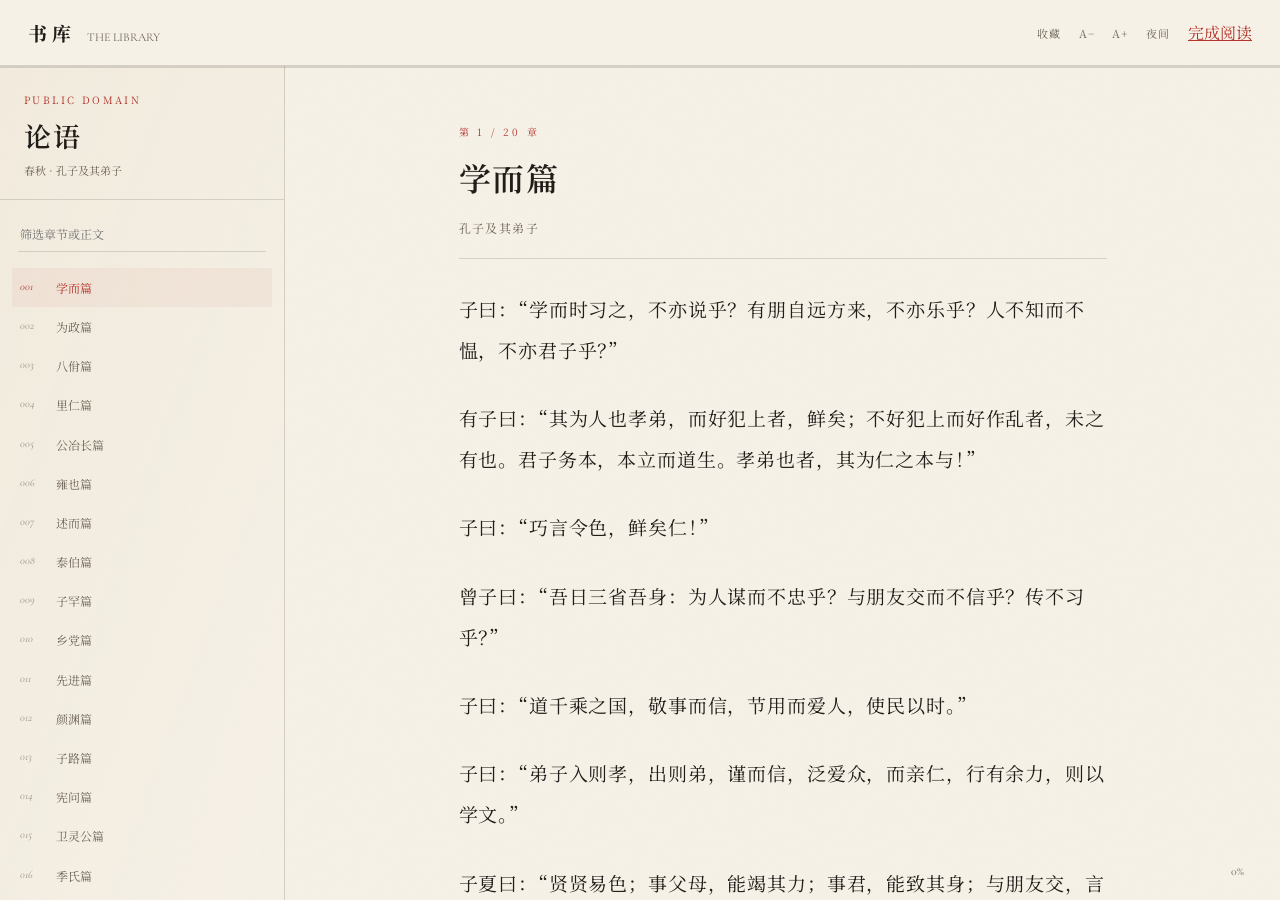
<file: reader.html>
<!DOCTYPE html>
<html lang="zh-CN">
<head>
<meta charset="UTF-8">
<meta name="viewport" content="width=device-width, initial-scale=1.0">
<title>阅读 · 留白书房</title>
<meta name="description" content="公版书站内阅读器：章节、收藏、进度与阅读历史。">
<link rel="icon" href="data:image/svg+xml,%3Csvg xmlns='http://www.w3.org/2000/svg' viewBox='0 0 64 64'%3E%3Crect width='64' height='64' rx='8' fill='%23b3352c'/%3E%3Ctext x='32' y='40' font-size='28' text-anchor='middle' fill='%23f6f1e7' font-family='serif'%3E读%3C/text%3E%3C/svg%3E">
<link rel="preconnect" href="https://fonts.googleapis.com">
<link rel="preconnect" href="https://fonts.gstatic.com" crossorigin>
<link href="https://fonts.googleapis.com/css2?family=Noto+Serif+SC:wght@400;600;900&family=Cormorant+Garamond:ital,wght@0,500;1,500&family=Ma+Shan+Zheng&display=swap" rel="stylesheet">
<style>
  :root{--paper:#f6f1e7;--deep:#eee6d6;--ink:#211d19;--soft:#6f6558;--seal:#b3352c;--line:rgba(33,29,25,.15);--cn:"Noto Serif SC","Songti SC",serif;--en:"Cormorant Garamond",Georgia,serif;--reader-font:19px}*{margin:0;padding:0;box-sizing:border-box}button,input,select{font:inherit}button{cursor:pointer}body{--paper:#f6f1e7;--deep:#eee6d6;--ink:#211d19;--soft:#6f6558;background:var(--paper);color:var(--ink);font-family:var(--cn);overflow:hidden}body.night{--paper:#191714;--deep:#24211c;--ink:#e2d8c8;--soft:#9e9383;--line:rgba(226,216,200,.15)}body::before{content:"";position:fixed;inset:0;pointer-events:none;z-index:10;opacity:.35;mix-blend-mode:multiply;background-image:url("data:image/svg+xml,%3Csvg xmlns='http://www.w3.org/2000/svg' width='140' height='140'%3E%3Cfilter id='n'%3E%3CfeTurbulence type='fractalNoise' baseFrequency='0.9' numOctaves='2'/%3E%3CfeColorMatrix values='0 0 0 0 0.55 0 0 0 0 0.52 0 0 0 0 0.45 0 0 0 0.06 0'/%3E%3C/filter%3E%3Crect width='140' height='140' filter='url(%23n)'/%3E%3C/svg%3E")}
  .reader-top{position:relative;z-index:12;height:66px;display:flex;align-items:center;justify-content:space-between;gap:18px;padding:0 28px;border-bottom:1px solid var(--line);background:var(--paper)}.reader-brand{display:flex;align-items:baseline;gap:12px;color:var(--ink);text-decoration:none;white-space:nowrap}.reader-brand strong{font-size:19px;letter-spacing:.24em}.reader-brand span{font-family:var(--en);font-size:12px;color:var(--soft)}.reader-actions{display:flex;align-items:center;gap:18px}.reader-actions button{border:0;background:none;color:var(--soft);font-size:11px;letter-spacing:.08em;padding:5px 0;white-space:nowrap}.reader-actions button:hover{color:var(--seal)}.reader-actions .favorite.on{color:var(--seal)}.reader-actions .close{color:var(--seal)}.reader-progress{position:fixed;z-index:13;top:66px;left:0;right:0;height:2px;background:var(--line)}.reader-progress i{display:block;height:2px;background:var(--seal);transition:width .2s}
  .reader-layout{display:grid;grid-template-columns:285px 1fr;height:calc(100dvh - 66px)}.chapter-panel{border-right:1px solid var(--line);background:linear-gradient(110deg,rgba(238,230,214,.55),transparent);display:flex;flex-direction:column;min-height:0}.book-info{padding:26px 24px 18px;border-bottom:1px solid var(--line)}.book-info .eyebrow{font-size:10px;letter-spacing:.24em;color:var(--seal)}.book-info h1{margin:9px 0 6px;font-size:27px;letter-spacing:.08em;font-weight:600}.book-info p{font-size:11px;line-height:1.8;color:var(--soft)}.chapter-search{margin:16px 18px 8px;border:0;border-bottom:1px solid var(--line);background:none;padding:9px 2px;color:var(--ink);outline:none;font-size:12px}.chapter-list{flex:1;overflow-y:auto;padding:8px 12px 24px}.chapter-item{display:grid;grid-template-columns:28px 1fr;gap:8px;width:100%;padding:10px 8px;border:0;background:none;color:var(--soft);text-align:left;font-size:12px;line-height:1.6;transition:color .2s,background .2s}.chapter-item i{font-family:var(--en);font-size:11px;font-style:italic;opacity:.65}.chapter-item:hover{background:var(--deep);color:var(--ink)}.chapter-item.on{color:var(--seal);background:rgba(179,53,44,.055)}.chapter-item.on i{opacity:1}
  .reading-scroll{height:calc(100dvh - 66px);overflow-y:auto;scroll-behavior:smooth}.mobile-chapters{display:none}.chapter-content{max-width:720px;margin:0 auto;padding:58px 36px 90px}.chapter-kicker{font-size:10px;letter-spacing:.28em;color:var(--seal)}.chapter-content h2{margin:14px 0 8px;font-size:32px;line-height:1.5;font-weight:600;letter-spacing:.06em}.chapter-subtitle{font-size:13px;color:var(--soft);letter-spacing:.08em}.chapter-author{margin:18px 0 30px;padding-bottom:22px;border-bottom:1px solid var(--line);font-size:12px;color:var(--soft);letter-spacing:.12em}.chapter-text p{margin:0 0 1.45em;font-size:var(--reader-font);line-height:2.15;letter-spacing:.045em;overflow-wrap:anywhere}.chapter-nav{display:flex;justify-content:space-between;align-items:center;gap:20px;margin-top:52px;padding-top:22px;border-top:1px solid var(--line)}.chapter-nav button{border:0;background:none;color:var(--seal);font-size:12px;letter-spacing:.12em;padding:6px 0}.chapter-nav button:disabled{color:var(--soft);opacity:.35;cursor:default}.chapter-nav span{font-family:var(--en);font-size:13px;color:var(--soft)}.source-note{margin-top:34px;font-size:10px;line-height:2;color:var(--soft);letter-spacing:.08em}.loading{max-width:600px;margin:15vh auto;text-align:center;color:var(--soft);font-size:13px;letter-spacing:.16em}.reader-percent{position:fixed;right:28px;bottom:18px;z-index:12;padding:4px 8px;background:var(--paper);font-family:var(--en);font-size:12px;color:var(--soft)}
  @media(max-width:900px){.reader-layout{grid-template-columns:230px 1fr}.chapter-content{padding:46px 28px 80px}.reader-actions{gap:12px}}
  @media(max-width:700px){.reader-top{height:58px;padding:0 18px}.reader-brand span{display:none}.reader-actions{gap:10px}.reader-actions button{font-size:10px}.reader-progress{top:58px}.reader-layout{display:block;height:calc(100dvh - 58px)}.chapter-panel{display:none}.reading-scroll{height:calc(100dvh - 58px)}.mobile-chapters{display:block;position:sticky;top:0;z-index:3;padding:12px 18px;border-bottom:1px solid var(--line);background:var(--paper)}.mobile-chapters select{width:100%;border:0;background:none;color:var(--ink);font-size:13px;outline:none}.chapter-content{padding:34px 7vw 70px}.chapter-content h2{font-size:27px}.chapter-text p{line-height:2.05}.reader-percent{right:14px;bottom:10px}}
  @media(prefers-reduced-motion:reduce){.reading-scroll{scroll-behavior:auto}.reader-progress i{transition:none}}
</style>
</head>
<body>
<header class="reader-top">
  <a class="reader-brand" href="books.html"><strong>书库</strong><span>THE LIBRARY</span></a>
  <div class="reader-actions">
    <button class="favorite" id="favorite-btn" type="button">收藏</button>
    <button id="font-smaller" type="button" aria-label="减小字号">A−</button>
    <button id="font-larger" type="button" aria-label="增大字号">A+</button>
    <button id="night-toggle" type="button">夜间</button>
    <a class="close" href="books.html" aria-label="返回书库">完成阅读</a>
  </div>
</header>
<div class="reader-progress"><i id="progress-bar"></i></div>
<div class="reader-percent" id="reader-percent">0%</div>
<div class="reader-layout" id="reader-layout" hidden>
  <aside class="chapter-panel">
    <div class="book-info"><div class="eyebrow">PUBLIC DOMAIN</div><h1 id="book-title"></h1><p id="book-author"></p></div>
    <input class="chapter-search" id="chapter-search" placeholder="筛选章节或正文">
    <div class="chapter-list" id="chapter-list"></div>
  </aside>
  <main class="reading-scroll" id="reading-scroll">
    <div class="mobile-chapters"><select id="chapter-select" aria-label="选择章节"></select></div>
    <article class="chapter-content" id="chapter-content"></article>
  </main>
</div>
<div class="loading" id="loading">正在打开书页…</div>
<script>
const $=s=>document.querySelector(s),esc=s=>String(s??"").replace(/[&<>"']/g,c=>({"&":"&amp;","<":"&lt;",">":"&gt;",'"':"&quot;","'":"&#39;"}[c]));
const store={get(k,f){try{return JSON.parse(localStorage.getItem(k))??f}catch{return f}},set(k,v){localStorage.setItem(k,JSON.stringify(v))}};
const params=new URLSearchParams(location.search),requestedBook=params.get("book"),requestedChapter=params.has("chapter")?Number(params.get("chapter")):null;
let catalog=null,book=null,chapterIndex=0,fontSize=store.get("liubai-reader-font",19),night=store.get("liubai-reader-night",false),progressMap=store.get("liubai-book-progress",{}),favorites=store.get("liubai-favorite-books",[]),readingHistory=store.get("liubai-reading-history",[]),chapterQuery="";
function applyPreferences(){document.body.classList.toggle("night",night);document.documentElement.style.setProperty("--reader-font",`${fontSize}px`);$("#night-toggle").textContent=night?"纸墨":"夜间"}
function recordHistory(){const chapter=book.chapters[chapterIndex],entry={bookId:book.id,bookTitle:book.title,chapterIndex,chapterTitle:chapter.title,openedAt:new Date().toISOString()};readingHistory=[entry,...readingHistory.filter(h=>h.bookId!==book.id)].slice(0,10);store.set("liubai-reading-history",readingHistory)}
function chapterList(){const q=chapterQuery.trim().toLowerCase(),items=book.chapters.map((c,i)=>({c,i})).filter(({c})=>!q||`${c.title}${c.subtitle}${c.paragraphs.join(" ")}`.toLowerCase().includes(q));$("#chapter-list").innerHTML=items.length?items.map(({c,i})=>`<button class="chapter-item ${i===chapterIndex?"on":""}" data-chapter="${i}"><i>${String(i+1).padStart(3,"0")}</i><span>${esc(c.title)}</span></button>`).join(""):`<div class="chapter-item">无匹配章节</div>`}
function saveProgress(){if(!book)return;const scroller=$("#reading-scroll"),max=scroller.scrollHeight-scroller.clientHeight,ratio=max<=0?1:Math.min(1,scroller.scrollTop/max);progressMap[book.id]={chapter:chapterIndex,scroll:ratio,updatedAt:new Date().toISOString()};store.set("liubai-book-progress",progressMap);const total=(chapterIndex+ratio)/book.chapters.length*100;$("#progress-bar").style.width=`${total}%`;$("#reader-percent").textContent=`${Math.round(total)}%`}
let scrollTimer;$("#reading-scroll").addEventListener("scroll",()=>{const scroller=$("#reading-scroll"),max=scroller.scrollHeight-scroller.clientHeight,ratio=max<=0?1:Math.min(1,scroller.scrollTop/max),total=(chapterIndex+ratio)/book.chapters.length*100;$("#progress-bar").style.width=`${total}%`;$("#reader-percent").textContent=`${Math.round(total)}%`;clearTimeout(scrollTimer);scrollTimer=setTimeout(saveProgress,250)});
function showChapter(index,restore=false){chapterIndex=Math.max(0,Math.min(book.chapters.length-1,index));if(!restore)progressMap[book.id]={chapter:chapterIndex,scroll:0,updatedAt:new Date().toISOString()};const chapter=book.chapters[chapterIndex];document.title=`${book.title} · ${chapter.title} · 留白书房`;$("#book-title").textContent=book.title;$("#book-author").textContent=`${book.era} · ${book.author}`;$("#chapter-content").innerHTML=`<div class="chapter-kicker">第 ${chapterIndex+1} / ${book.chapters.length} 章</div><h2>${esc(chapter.title)}</h2>${chapter.subtitle?`<div class="chapter-subtitle">${esc(chapter.subtitle)}</div>`:""}<div class="chapter-author">${esc(chapter.author||book.author)}</div><div class="chapter-text">${chapter.paragraphs.map(p=>`<p>${esc(p)}</p>`).join("")}</div><nav class="chapter-nav"><button data-chapter-nav="-1" ${chapterIndex===0?"disabled":""}>← 上一章</button><span>${chapterIndex+1} / ${book.chapters.length}</span><button data-chapter-nav="1" ${chapterIndex===book.chapters.length-1?"disabled":""}>下一章 →</button></nav><div class="source-note">文本来源：chinese-poetry/chinese-poetry · 公版古籍<br>阅读进度、收藏与历史仅保存在当前浏览器。</div>`;$("#chapter-select").innerHTML=book.chapters.map((c,i)=>`<option value="${i}" ${i===chapterIndex?"selected":""}>${i+1}. ${esc(c.title)}</option>`).join("");chapterList();$("#favorite-btn").textContent=favorites.includes(book.id)?"已收藏":"收藏";$("#favorite-btn").classList.toggle("on",favorites.includes(book.id));const url=new URL(location.href);url.searchParams.set("book",book.id);url.searchParams.set("chapter",chapterIndex);history.replaceState(null,"",url);recordHistory();requestAnimationFrame(()=>requestAnimationFrame(()=>{const scroller=$("#reading-scroll"),ratio=restore?(progressMap[book.id]?.scroll||0):0,max=scroller.scrollHeight-scroller.clientHeight;scroller.scrollTop=ratio*max;saveProgress()}))}
$("#chapter-list").addEventListener("click",e=>{const btn=e.target.closest("[data-chapter]");if(btn)showChapter(Number(btn.dataset.chapter))});
$("#chapter-select").addEventListener("change",e=>showChapter(Number(e.target.value)));
$("#chapter-content").addEventListener("click",e=>{const btn=e.target.closest("[data-chapter-nav]");if(!btn||btn.disabled)return;showChapter(chapterIndex+Number(btn.dataset.chapterNav))});
$("#chapter-search").addEventListener("input",e=>{chapterQuery=e.target.value;chapterList()});
$("#favorite-btn").addEventListener("click",()=>{favorites=favorites.includes(book.id)?favorites.filter(id=>id!==book.id):[...favorites,book.id];store.set("liubai-favorite-books",favorites);showChapter(chapterIndex,true)});
$("#font-smaller").addEventListener("click",()=>{fontSize=Math.max(16,fontSize-1);store.set("liubai-reader-font",fontSize);applyPreferences();saveProgress()});
$("#font-larger").addEventListener("click",()=>{fontSize=Math.min(26,fontSize+1);store.set("liubai-reader-font",fontSize);applyPreferences();saveProgress()});
$("#night-toggle").addEventListener("click",()=>{night=!night;store.set("liubai-reader-night",night);applyPreferences()});
async function init(){applyPreferences();try{const r=await fetch("data/library-catalog.json",{cache:"no-store"});if(!r.ok)throw new Error(r.status);catalog=await r.json();book=catalog.books.find(b=>b.id===requestedBook)||catalog.books[0];const saved=progressMap[book.id],initial=requestedChapter!=null&&Number.isFinite(requestedChapter)?requestedChapter:(saved?.chapter||0);$("#loading").hidden=true;$("#reader-layout").hidden=false;showChapter(initial,true)}catch(e){$("#loading").textContent="书库暂时无法打开，请返回书房重试。"}}
init();
</script>
</body>
</html>
</file>
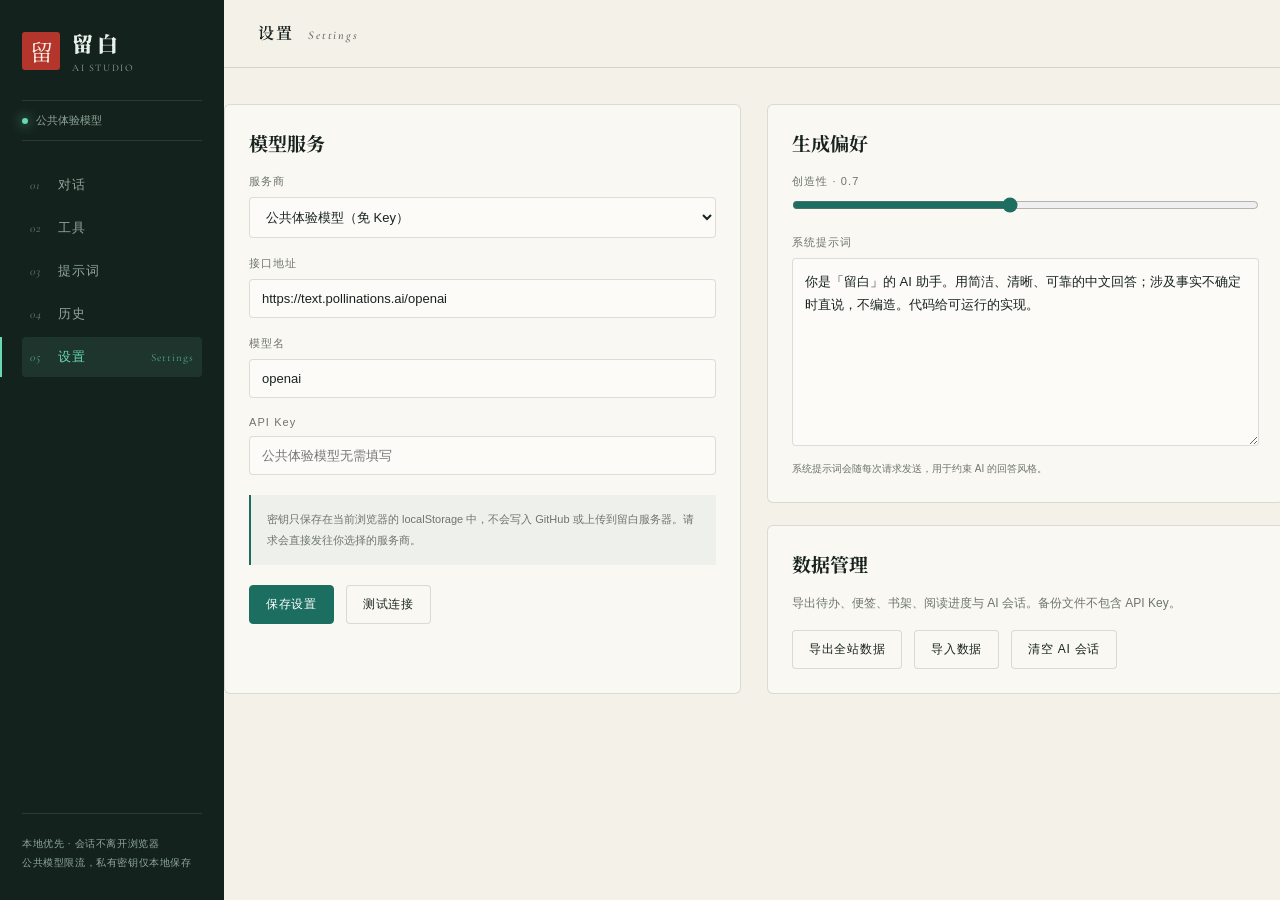
<file: settings.html>
<!DOCTYPE html>
<html lang="zh-CN">
<head>
<meta charset="UTF-8">
<meta name="viewport" content="width=device-width, initial-scale=1.0">
<title>设置 · 留白 AI</title>
<link rel="icon" href="data:image/svg+xml,%3Csvg xmlns='http://www.w3.org/2000/svg' viewBox='0 0 64 64'%3E%3Crect width='64' height='64' rx='8' fill='%23b3352c'/%3E%3Ctext x='32' y='40' font-size='28' text-anchor='middle' fill='%23f6f1e7' font-family='serif'%3E留%3C/text%3E%3C/svg%3E">
<link rel="preconnect" href="https://fonts.googleapis.com">
<link rel="preconnect" href="https://fonts.gstatic.com" crossorigin>
<link href="https://fonts.googleapis.com/css2?family=Noto+Serif+SC:wght@400;600;900&family=Cormorant+Garamond:ital,wght@0,500;1,500&display=swap" rel="stylesheet">
<link rel="stylesheet" href="assets/ai.css">
</head>
<body>
<script src="assets/ai-core.js"></script>
<script src="assets/shell.js"></script>
<script src="assets/page-settings.js"></script>
</body>
</html>
</file>
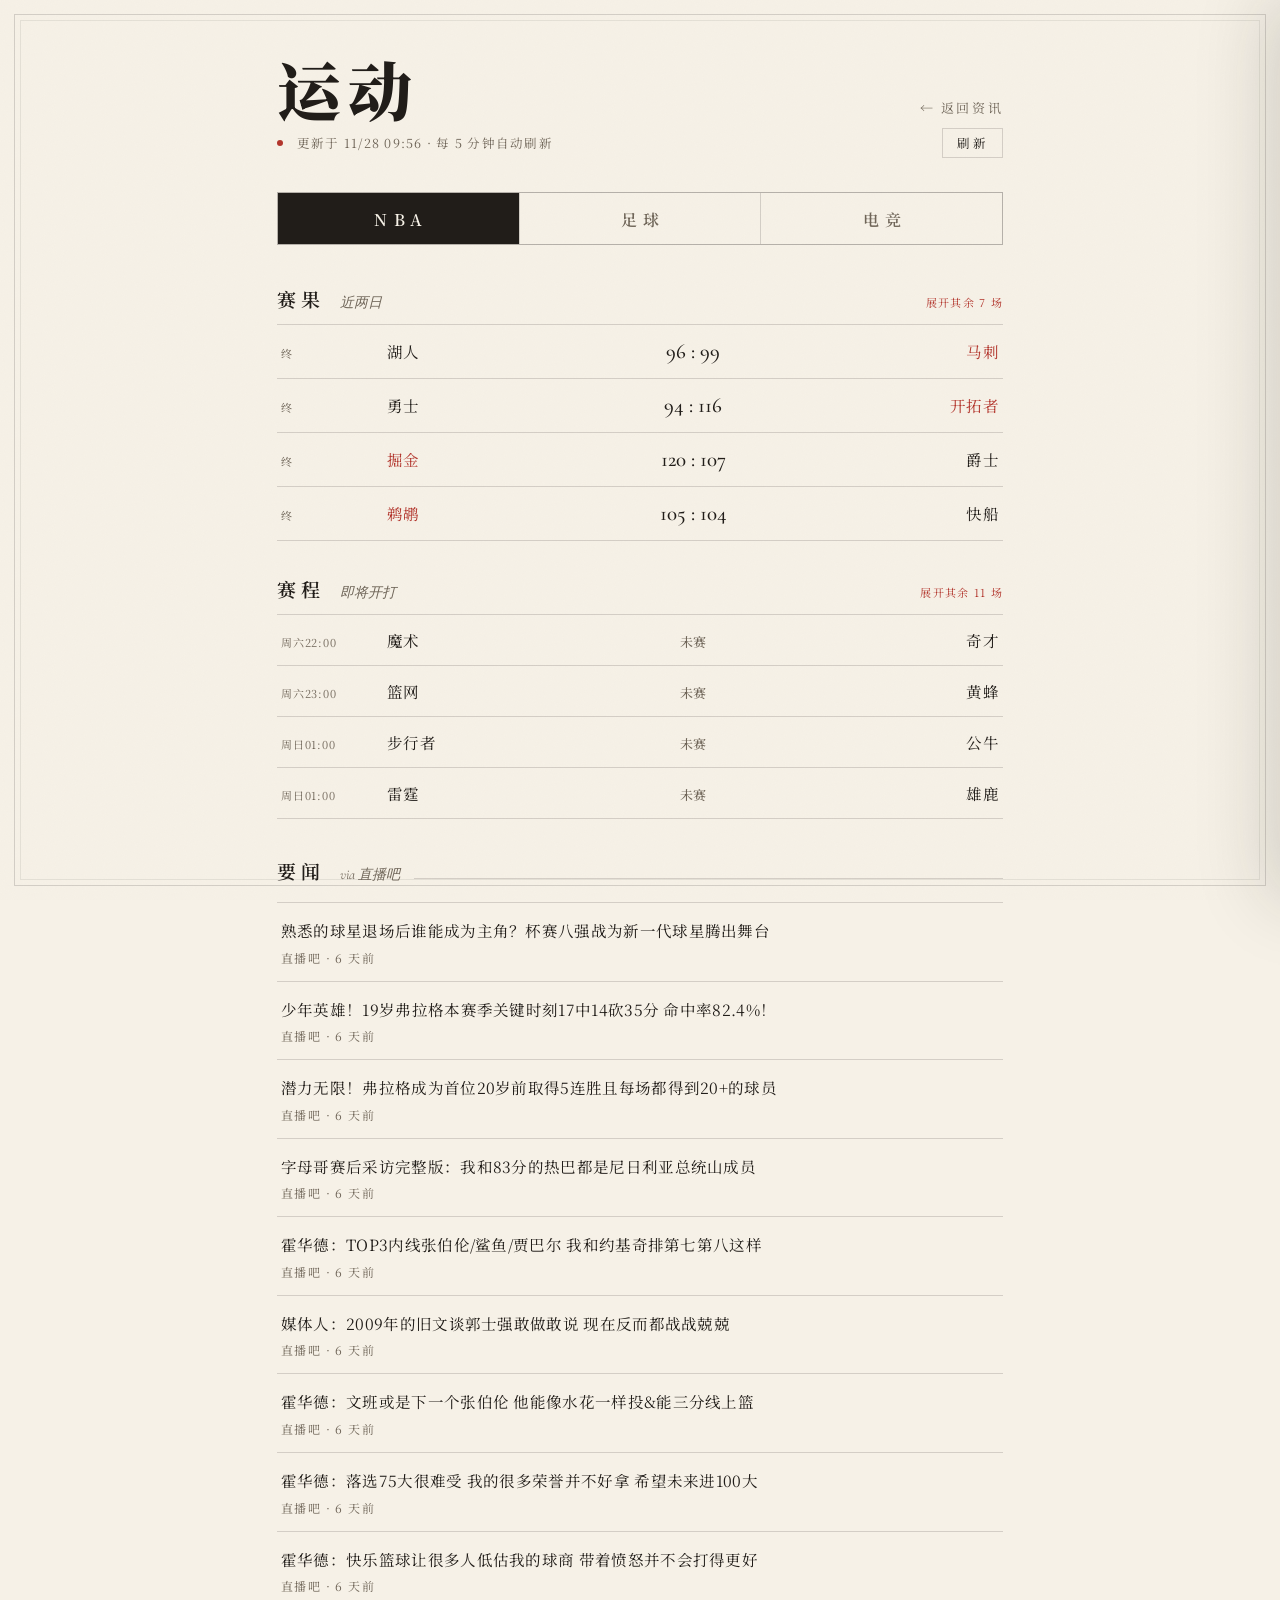
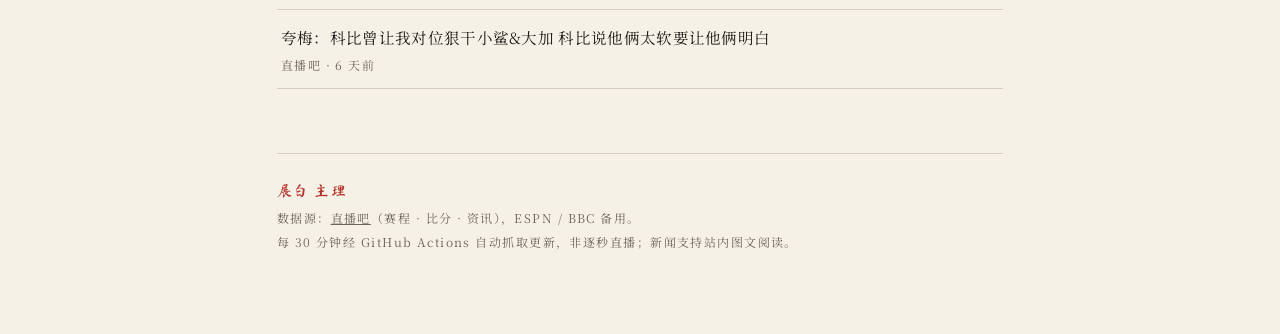
<file: sports.html>
<!DOCTYPE html>
<html lang="zh-CN">
<head>
<meta charset="UTF-8">
<meta name="viewport" content="width=device-width, initial-scale=1.0">
<title>运动 · 留白</title>
<meta name="description" content="NBA、足球、电竞：比分与资讯聚合。">
<link rel="icon" href="data:image/svg+xml,%3Csvg xmlns='http://www.w3.org/2000/svg' viewBox='0 0 64 64'%3E%3Crect width='64' height='64' rx='8' fill='%23b3352c'/%3E%3Ctext x='32' y='40' font-size='28' text-anchor='middle' fill='%23f6f1e7' font-family='serif'%3E运%3C/text%3E%3C/svg%3E">
<link rel="preconnect" href="https://fonts.googleapis.com">
<link rel="preconnect" href="https://fonts.gstatic.com" crossorigin>
<link href="https://fonts.googleapis.com/css2?family=Noto+Serif+SC:wght@400;600;900&family=Cormorant+Garamond:ital,wght@0,500;1,500&family=Ma+Shan+Zheng&display=swap" rel="stylesheet">
<link rel="stylesheet" href="assets/reader.css">
<style>
  :root{
    --paper:#f6f1e7; --paper-deep:#efe8d8;
    --ink:#211d19; --ink-soft:#6f6558;
    --seal:#b3352c; --line:rgba(33,29,25,.16);
    --serif-cn:"Noto Serif SC","Source Han Serif SC","Songti SC","SimSun",serif;
    --serif-en:"Cormorant Garamond",Georgia,serif;
  }
  *{margin:0;padding:0;box-sizing:border-box}
  body{background:var(--paper);color:var(--ink);font-family:var(--serif-cn);min-height:100vh}
  body::before{
    content:"";position:fixed;inset:0;pointer-events:none;z-index:5;
    opacity:.5;mix-blend-mode:multiply;
    background-image:url("data:image/svg+xml,%3Csvg xmlns='http://www.w3.org/2000/svg' width='140' height='140'%3E%3Cfilter id='n'%3E%3CfeTurbulence type='fractalNoise' baseFrequency='0.9' numOctaves='2'/%3E%3CfeColorMatrix values='0 0 0 0 0.55 0 0 0 0 0.52 0 0 0 0 0.45 0 0 0 0.06 0'/%3E%3C/filter%3E%3Crect width='140' height='140' filter='url(%23n)'/%3E%3C/svg%3E");
  }
  .frame{position:fixed;inset:14px;border:1px solid var(--line);pointer-events:none;z-index:4}
  .frame::after{content:"";position:absolute;inset:5px;border:1px solid rgba(33,29,25,.08)}
  main{position:relative;max-width:880px;margin:0 auto;padding:56px 6vw 80px}

  /* 页头 */
  .head{display:flex;align-items:flex-end;justify-content:space-between;flex-wrap:wrap;gap:16px;margin-bottom:8px}
  .head h1{font-size:clamp(38px,7vw,64px);font-weight:900;letter-spacing:.12em;line-height:1}
  .back{font-size:13px;letter-spacing:.2em;color:var(--ink-soft);text-decoration:none;border-bottom:1px solid transparent;padding-bottom:2px;transition:all .25s}
  .back:hover{color:var(--seal);border-color:var(--seal)}
  .meta{display:flex;align-items:center;gap:14px;font-size:12.5px;letter-spacing:.1em;color:var(--ink-soft);margin-bottom:34px}
  .meta .dot{width:6px;height:6px;border-radius:50%;background:var(--seal);animation:breathe 2.4s ease-in-out infinite}
  @keyframes breathe{0%,100%{opacity:.25}50%{opacity:1}}
  .refresh{font-family:inherit;font-size:12.5px;letter-spacing:.2em;color:var(--ink);background:none;border:1px solid var(--line);padding:5px 14px;cursor:pointer;transition:all .25s}
  .refresh:hover{border-color:var(--seal);color:var(--seal)}
  .refresh:disabled{opacity:.5;cursor:wait}

  /* tabs */
  .tabs{display:flex;gap:1px;background:var(--line);border:1px solid var(--line);margin-bottom:40px;position:sticky;top:12px;z-index:3}
  .tab{flex:1;background:var(--paper);border:none;font-family:inherit;font-size:16px;font-weight:600;letter-spacing:.4em;padding:15px 0 13px;cursor:pointer;color:var(--ink-soft);transition:all .25s;text-indent:.4em}
  .tab.on{background:var(--ink);color:var(--paper)}
  .tab:not(.on):hover{background:var(--paper-deep);color:var(--ink)}

  /* 分组标题 */
  .group-head{display:flex;align-items:baseline;gap:14px;margin:38px 0 18px}
  .group-head h2{font-size:19px;font-weight:600;letter-spacing:.3em}
  .group-head .sub{font-family:var(--serif-en);font-style:italic;font-size:14px;color:var(--ink-soft)}
  .group-head::after{content:"";flex:1;height:1px;background:var(--line)}

  /* 紧凑比分表 */
  .schedule-group{margin:34px 0 28px}
  .schedule-head{display:flex;align-items:baseline;gap:14px;margin-bottom:10px}
  .schedule-head h2{font-size:19px;font-weight:600;letter-spacing:.3em}
  .schedule-head .sub{font-family:var(--serif-en);font-style:italic;font-size:14px;color:var(--ink-soft)}
  .schedule-toggle{margin-left:auto;border:0;background:none;color:var(--seal);font-family:inherit;font-size:11px;letter-spacing:.12em;cursor:pointer;padding:4px 0}
  .schedule-toggle:hover{text-decoration:underline;text-underline-offset:4px}
  .schedule-list{border-top:1px solid var(--line)}
  .fixture{display:grid;grid-template-columns:90px minmax(0,1fr) auto minmax(0,1fr);align-items:baseline;gap:16px;padding:14px 4px;border-bottom:1px solid var(--line);color:inherit;text-decoration:none;transition:background .2s,padding .2s}
  .fixture:hover{background:var(--paper-deep);padding-left:10px}
  .f-meta{font-size:11px;letter-spacing:.08em;color:var(--ink-soft);white-space:nowrap;overflow:hidden;text-overflow:ellipsis}
  .f-meta.live{color:var(--seal)}
  .f-meta.live::before{content:"";display:inline-block;width:5px;height:5px;margin-right:6px;border-radius:50%;background:var(--seal);animation:breathe 1.6s infinite}
  .f-team{min-width:0;font-size:15.5px;letter-spacing:.03em;overflow:hidden;text-overflow:ellipsis;white-space:nowrap}
  .f-home{text-align:right}
  .f-score{min-width:64px;text-align:center;font-family:var(--serif-en);font-size:21px;font-weight:500;white-space:nowrap}
  .f-score.pre{font-family:var(--serif-cn);font-size:13px;color:var(--ink-soft)}
  .f-win{color:var(--seal)}
  .schedule-group[data-limit="3"]:not(.expanded) .fixture:nth-child(n+4),
  .schedule-group[data-limit="4"]:not(.expanded) .fixture:nth-child(n+5){display:none}

  /* 新闻 */
  .news{display:flex;flex-direction:column}
  .news a{display:block;padding:15px 4px;text-decoration:none;color:inherit;border-bottom:1px solid var(--line);transition:all .2s}
  .news a:first-child{border-top:1px solid var(--line)}
  .news a:hover{background:var(--paper-deep);padding-left:12px}
  .news .t{font-size:15.5px;line-height:1.65;letter-spacing:.02em}
  .news .s{font-size:12px;color:var(--ink-soft);letter-spacing:.12em;margin-top:5px}

  .empty{padding:44px 0;text-align:center;color:var(--ink-soft);font-size:14px;letter-spacing:.24em;border:1px dashed var(--line)}
  .foot{margin-top:64px;padding-top:22px;border-top:1px solid var(--line);font-size:12px;line-height:2;letter-spacing:.12em;color:var(--ink-soft)}
  .foot .host{font-family:"Ma Shan Zheng",var(--serif-cn);color:var(--seal);font-size:15px;letter-spacing:.1em}
  .foot a{color:var(--ink-soft)}

  .fade{animation:fade .4s ease}
  @keyframes fade{from{opacity:0;transform:translateY(8px)}to{opacity:1}}
  @media (max-width:600px){
    main{padding:40px 5vw 60px}
    .tabs{top:8px}
    .fixture{grid-template-columns:62px minmax(0,1fr) auto minmax(0,1fr);gap:10px;padding:13px 0}
    .fixture:hover{padding-left:4px}
    .f-meta{font-size:10px}
    .f-team{font-size:14px}
    .f-score{min-width:52px;font-size:18px}
    .schedule-head h2{font-size:18px}
  }
</style>
</head>
<body>
<div class="frame" aria-hidden="true"></div>

<main>
  <div class="head">
    <h1>运动</h1>
    <a class="back" href="digest.html">← 返回资讯</a>
  </div>
  <div class="meta">
    <span class="dot" aria-hidden="true"></span>
    <span id="updated">数据加载中…</span>
    <span style="flex:1"></span>
    <button class="refresh" id="refresh" onclick="load(true)">刷新</button>
  </div>

  <div class="tabs" role="tablist">
    <button class="tab on" data-tab="nba" role="tab">NBA</button>
    <button class="tab" data-tab="soccer" role="tab">足球</button>
    <button class="tab" data-tab="esports" role="tab">电竞</button>
  </div>

  <div id="content"></div>

  <div class="foot">
    <span class="host">展白 主理</span><br>
    数据源：<a href="https://www.zhibo8.com" target="_blank" rel="noopener">直播吧</a>（赛程 · 比分 · 资讯），ESPN / BBC 备用。<br>
    每 30 分钟经 GitHub Actions 自动抓取更新，非逐秒直播；新闻支持站内图文阅读。
  </div>
</main>

<script src="assets/reader.js"></script>
<script>
const $ = (s, p = document) => p.querySelector(s);
const content = $("#content");
let readerItems = [];

/* ── 时间格式化 ── */
const dayFmt = new Intl.DateTimeFormat("zh-CN", { weekday: "short", hour: "2-digit", minute: "2-digit", hour12: false });
const hmFmt = new Intl.DateTimeFormat("zh-CN", { hour: "2-digit", minute: "2-digit", hour12: false });
function dayLabel(iso) {
  const d = new Date(iso);
  const now = new Date();
  const sameDay = (a, b) => a.toDateString() === b.toDateString();
  const yesterday = new Date(now - 864e5);
  const prefix = sameDay(d, now) ? "今天 " : sameDay(d, yesterday) ? "昨天 " : "";
  return prefix + dayFmt.format(d);
}
function timeAgo(iso) {
  const s = (Date.now() - new Date(iso).getTime()) / 1000;
  if (s < 3600) return Math.max(1, s / 60 | 0) + " 分钟前";
  if (s < 86400) return (s / 3600 | 0) + " 小时前";
  return (s / 86400 | 0) + " 天前";
}
const esc = (s) => String(s ?? "").replace(/[&<>"']/g, (c) => ({ "&": "&amp;", "<": "&lt;", ">": "&gt;", '"': "&quot;", "'": "&#39;" }[c]));

/* ── 渲染 ── */
const STATE_ORDER = { in: 0, pre: 1, post: 2 };

function fixture(g) {
  const post = g.state === "post", live = g.state === "in", pre = g.state === "pre";
  const awayWin = post && Number(g.away?.score) > Number(g.home?.score);
  const homeWin = post && Number(g.home?.score) > Number(g.away?.score);
  const status = post ? "终" : live ? (g.detail || "进行中") : dayLabel(g.startTime);
  const meta = `${g.league ? g.league + " · " : ""}${status}${g.note ? " · " + g.note : ""}`;
  const score = pre ? "未赛" : `${g.away?.score ?? "—"} : ${g.home?.score ?? "—"}`;
  return `<a class="fixture fade" href="${esc(g.link || "#")}" target="_blank" rel="noopener" title="${esc(meta)}">
    <span class="f-meta ${live ? "live" : ""}">${esc(meta)}</span>
    <span class="f-team ${awayWin ? "f-win" : ""}">${esc(g.away?.name)}</span>
    <span class="f-score ${pre ? "pre" : ""}">${esc(score)}</span>
    <span class="f-team f-home ${homeWin ? "f-win" : ""}">${esc(g.home?.name)}</span>
  </a>`;
}

function scheduleSection(title, sub, games, limit) {
  const rest = games.length - limit;
  return `<section class="schedule-group" data-limit="${limit}">
    <div class="schedule-head"><h2>${esc(title)}</h2><span class="sub">${esc(sub)}</span>${rest > 0 ? `<button class="schedule-toggle" type="button">展开其余 ${rest} 场</button>` : ""}</div>
    <div class="schedule-list">${games.map(fixture).join("")}</div>
  </section>`;
}

function newsList(items) {
  return `<div class="news fade">` + items.map((n) => {
    const readerAttr = n.blocks?.length || n.content ? ` data-reader="${readerItems.push(n) - 1}"` : "";
    return `
    <a href="${esc(n.link || "#")}"${readerAttr} target="_blank" rel="noopener">
      <div class="t">${esc(n.title)}</div>
      <div class="s">${esc(n.source || "")}${n.published ? " · " + timeAgo(n.published) : ""}</div>
    </a>`;
  }).join("") + `</div>`;
}

function renderNba(d) {
  if (!d) return `<div class="empty">源暂不可用</div>`;
  const live = d.games.filter((g) => g.state === "in");
  const done = d.games.filter((g) => g.state === "post").sort((a, b) => new Date(b.startTime) - new Date(a.startTime));
  const pre = d.games.filter((g) => g.state === "pre").sort((a, b) => new Date(a.startTime) - new Date(b.startTime));
  const compact = (games) => games.map((g) => ({ ...g, league: "" }));
  const parts = [];
  if (live.length) parts.push(scheduleSection("进行中", "live", compact(live), 4));
  if (done.length) parts.push(scheduleSection("赛果", "近两日", compact(done), 4));
  if (pre.length) parts.push(scheduleSection("赛程", "即将开打", compact(pre), 4));
  if (!parts.length) parts.push(`<div class="empty">近期无赛事</div>`);
  if (d.news?.length) parts.push(`<div class="group-head"><h2>要闻</h2><span class="sub">via ${esc(d.news[0]?.source || "")}</span></div>` + newsList(d.news));
  return parts.join("");
}

function renderSoccer(d) {
  if (!d) return `<div class="empty">源暂不可用</div>`;
  const parts = [];
  for (const l of d.leagues || []) {
    const games = [...l.games].sort((a, b) =>
      (STATE_ORDER[a.state] - STATE_ORDER[b.state]) || (new Date(a.startTime) - new Date(b.startTime)));
    parts.push(scheduleSection(l.name, games.filter((g) => g.state === "in").length ? "● 直播中" : "", games, 3));
  }
  if (!parts.length) parts.push(`<div class="empty">近期无赛事</div>`);
  if (d.headlines?.length) parts.push(`<div class="group-head"><h2>头条</h2><span class="sub">via ${esc(d.headlines[0]?.source || "")}</span></div>` + newsList(d.headlines));
  return parts.join("");
}

function renderEsports(d) {
  if (!d) return `<div class="empty">源暂不可用</div>`;
  const parts = [];
  if (d.events?.length) {
    const games = [...d.events].sort((a, b) =>
      (STATE_ORDER[a.state] - STATE_ORDER[b.state]) || (new Date(a.startTime) - new Date(b.startTime)));
    parts.push(scheduleSection("赛程", "LOL · KPL · CS 等", games, 4));
  }
  if (d.news?.length) parts.push(`<div class="group-head"><h2>要闻</h2><span class="sub">via ${esc(d.news[0]?.source || "")}</span></div>` + newsList(d.news));
  if (!parts.length) parts.push(`<div class="empty">近期无赛事</div>`);
  return parts.join("");
}

const RENDER = { nba: renderNba, soccer: renderSoccer, esports: renderEsports };
let data = null, tab = localStorage.getItem("sports-tab") || "nba";

/* ── tabs ── */
document.querySelectorAll(".tab").forEach((b) => {
  b.onclick = () => {
    tab = b.dataset.tab;
    localStorage.setItem("sports-tab", tab);
    paint();
  };
});
function paint() {
  document.querySelectorAll(".tab").forEach((b) => b.classList.toggle("on", b.dataset.tab === tab));
  readerItems = [];
  content.innerHTML = data ? RENDER[tab](data[tab]) : `<div class="empty">数据加载中…</div>`;
}

document.addEventListener("click", (event) => {
  const link = event.target.closest("[data-reader]");
  if (!link) return;
  event.preventDefault();
  ArticleReader.open(readerItems[Number(link.dataset.reader)]);
});

document.addEventListener("click", (event) => {
  const btn = event.target.closest(".schedule-toggle");
  if (!btn) return;
  const group = btn.closest(".schedule-group");
  const expanded = group.classList.toggle("expanded");
  const total = group.querySelectorAll(".fixture").length;
  const limit = Number(group.dataset.limit) || 4;
  btn.textContent = expanded ? "收起" : `展开其余 ${total - limit} 场`;
});

/* ── 数据 ── */
async function load(manual) {
  const btn = $("#refresh");
  if (btn) { btn.disabled = true; btn.textContent = "刷新中"; }
  try {
    const res = await fetch(`data/sports.json?t=${Date.now()}`, { cache: "no-store" });
    if (!res.ok) throw new Error(res.status);
    data = await res.json();
    const ts = data.updatedAt ? new Intl.DateTimeFormat("zh-CN", { month: "numeric", day: "numeric", hour: "2-digit", minute: "2-digit", hour12: false }).format(new Date(data.updatedAt)) : "—";
    $("#updated").textContent = `更新于 ${ts}` + (manual ? "" : " · 每 5 分钟自动刷新");
    paint();
  } catch (e) {
    $("#updated").textContent = "数据加载失败";
    content.innerHTML = `<div class="empty">数据加载失败，稍后自动重试</div>`;
  } finally {
    if (btn) { btn.disabled = false; btn.textContent = "刷新"; }
  }
}

load();
setInterval(load, 5 * 60 * 1000);
</script>
</body>
</html>
</file>
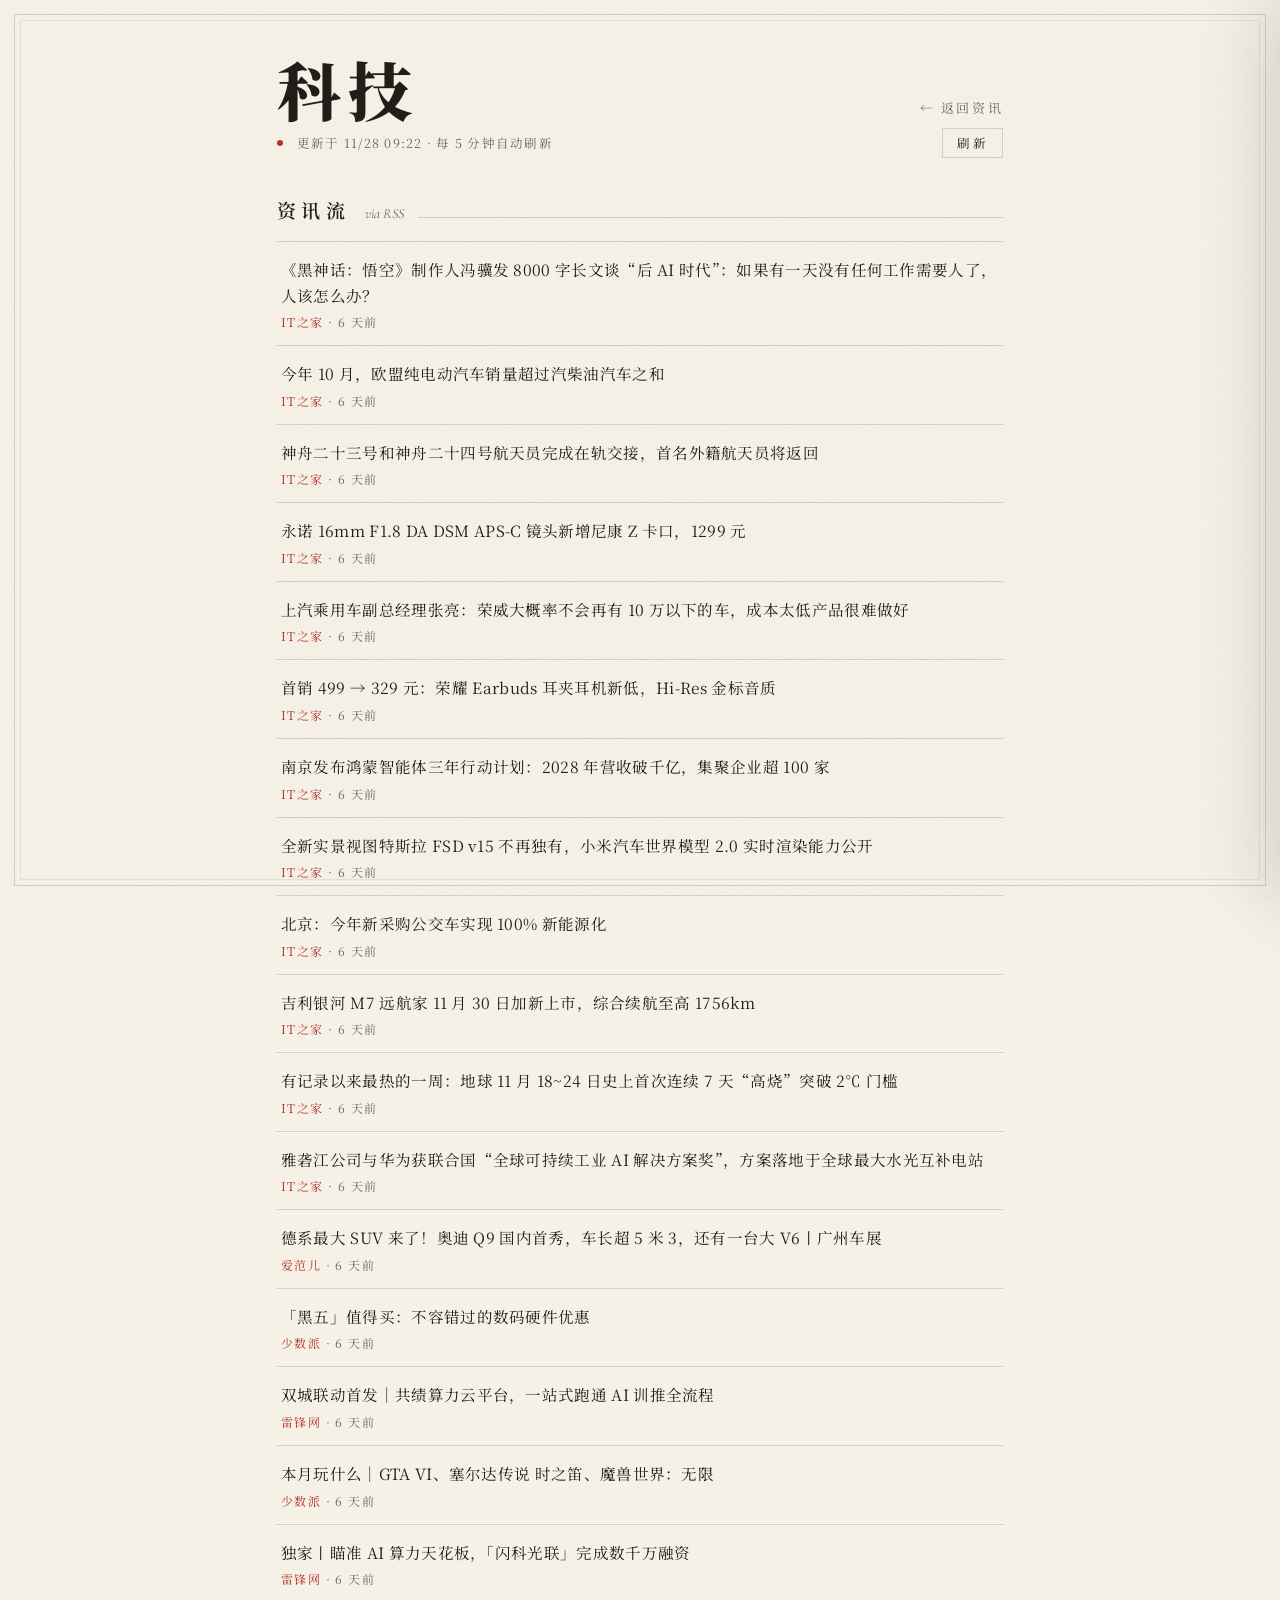
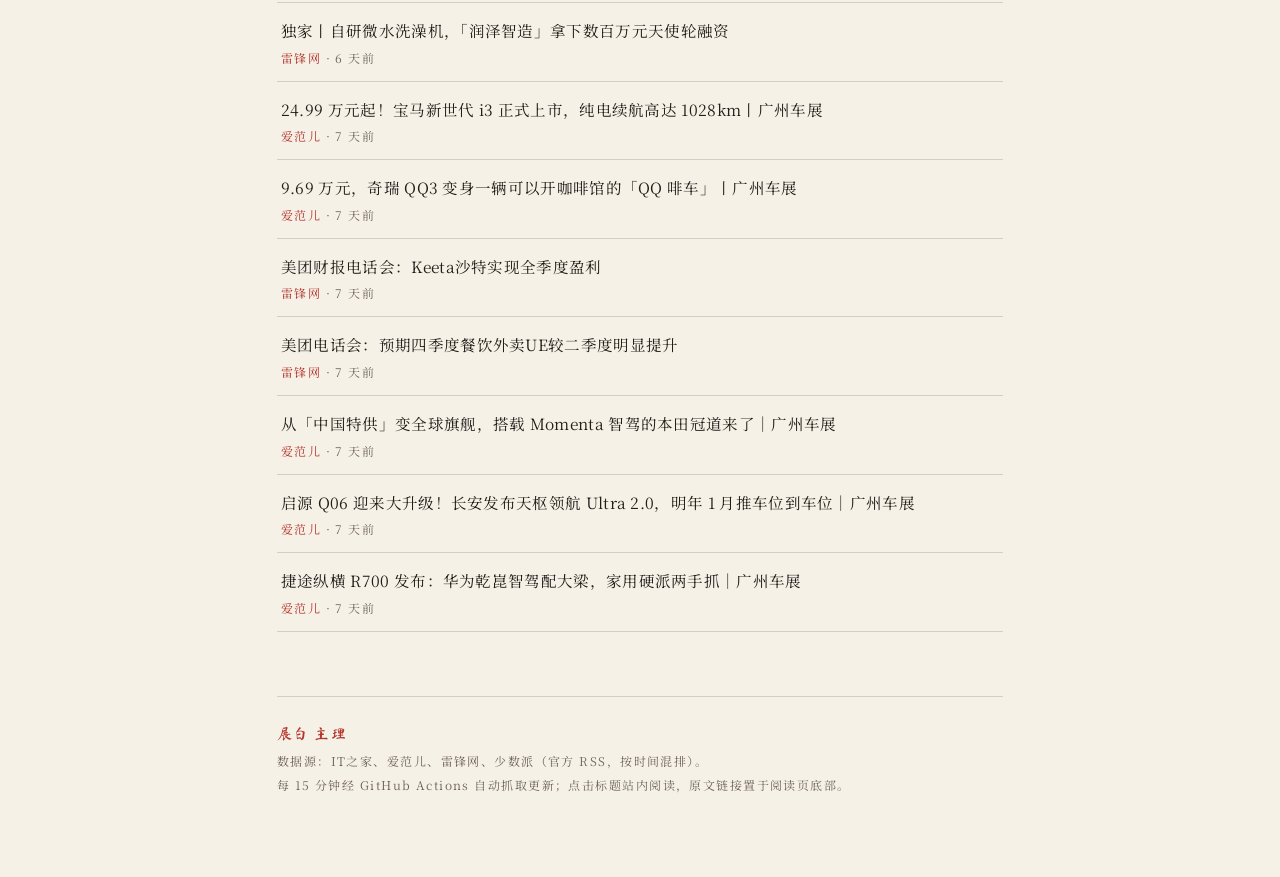
<file: tech.html>
<!DOCTYPE html>
<html lang="zh-CN">
<head>
<meta charset="UTF-8">
<meta name="viewport" content="width=device-width, initial-scale=1.0">
<title>科技 · 留白</title>
<meta name="description" content="科技资讯聚合：IT之家、爱范儿、雷锋网、少数派。">
<link rel="icon" href="data:image/svg+xml,%3Csvg xmlns='http://www.w3.org/2000/svg' viewBox='0 0 64 64'%3E%3Crect width='64' height='64' rx='8' fill='%23b3352c'/%3E%3Ctext x='32' y='40' font-size='28' text-anchor='middle' fill='%23f6f1e7' font-family='serif'%3E技%3C/text%3E%3C/svg%3E">
<link rel="preconnect" href="https://fonts.googleapis.com">
<link rel="preconnect" href="https://fonts.gstatic.com" crossorigin>
<link href="https://fonts.googleapis.com/css2?family=Noto+Serif+SC:wght@400;600;900&family=Cormorant+Garamond:ital,wght@0,500;1,500&family=Ma+Shan+Zheng&display=swap" rel="stylesheet">
<link rel="stylesheet" href="assets/reader.css">
<style>
  :root{
    --paper:#f6f1e7; --paper-deep:#efe8d8;
    --ink:#211d19; --ink-soft:#6f6558;
    --seal:#b3352c; --line:rgba(33,29,25,.16);
    --serif-cn:"Noto Serif SC","Source Han Serif SC","Songti SC","SimSun",serif;
    --serif-en:"Cormorant Garamond",Georgia,serif;
  }
  *{margin:0;padding:0;box-sizing:border-box}
  body{background:var(--paper);color:var(--ink);font-family:var(--serif-cn);min-height:100vh}
  body::before{
    content:"";position:fixed;inset:0;pointer-events:none;z-index:5;
    opacity:.5;mix-blend-mode:multiply;
    background-image:url("data:image/svg+xml,%3Csvg xmlns='http://www.w3.org/2000/svg' width='140' height='140'%3E%3Cfilter id='n'%3E%3CfeTurbulence type='fractalNoise' baseFrequency='0.9' numOctaves='2'/%3E%3CfeColorMatrix values='0 0 0 0 0.55 0 0 0 0 0.52 0 0 0 0 0.45 0 0 0 0.06 0'/%3E%3C/filter%3E%3Crect width='140' height='140' filter='url(%23n)'/%3E%3C/svg%3E");
  }
  .frame{position:fixed;inset:14px;border:1px solid var(--line);pointer-events:none;z-index:4}
  .frame::after{content:"";position:absolute;inset:5px;border:1px solid rgba(33,29,25,.08)}
  main{position:relative;max-width:880px;margin:0 auto;padding:56px 6vw 80px}

  .head{display:flex;align-items:flex-end;justify-content:space-between;flex-wrap:wrap;gap:16px;margin-bottom:8px}
  .head h1{font-size:clamp(38px,7vw,64px);font-weight:900;letter-spacing:.12em;line-height:1}
  .back{font-size:13px;letter-spacing:.2em;color:var(--ink-soft);text-decoration:none;border-bottom:1px solid transparent;padding-bottom:2px;transition:all .25s}
  .back:hover{color:var(--seal);border-color:var(--seal)}
  .meta{display:flex;align-items:center;gap:14px;font-size:12.5px;letter-spacing:.1em;color:var(--ink-soft);margin-bottom:34px}
  .meta .dot{width:6px;height:6px;border-radius:50%;background:var(--seal);animation:breathe 2.4s ease-in-out infinite}
  @keyframes breathe{0%,100%{opacity:.25}50%{opacity:1}}
  .refresh{font-family:inherit;font-size:12.5px;letter-spacing:.2em;color:var(--ink);background:none;border:1px solid var(--line);padding:5px 14px;cursor:pointer;transition:all .25s}
  .refresh:hover{border-color:var(--seal);color:var(--seal)}
  .refresh:disabled{opacity:.5;cursor:wait}

  .group-head{display:flex;align-items:baseline;gap:14px;margin:38px 0 18px}
  .group-head h2{font-size:19px;font-weight:600;letter-spacing:.3em}
  .group-head .sub{font-family:var(--serif-en);font-style:italic;font-size:14px;color:var(--ink-soft)}
  .group-head::after{content:"";flex:1;height:1px;background:var(--line)}

  .news{display:flex;flex-direction:column}
  .news a{display:block;padding:15px 4px;text-decoration:none;color:inherit;border-bottom:1px solid var(--line);transition:all .2s}
  .news a:first-child{border-top:1px solid var(--line)}
  .news a:hover{background:var(--paper-deep);padding-left:12px}
  .news .t{font-size:15.5px;line-height:1.65;letter-spacing:.02em}
  .news .s{font-size:12px;color:var(--ink-soft);letter-spacing:.12em;margin-top:5px}
  .news .src{color:var(--seal)}

  .empty{padding:44px 0;text-align:center;color:var(--ink-soft);font-size:14px;letter-spacing:.24em;border:1px dashed var(--line)}
  .foot{margin-top:64px;padding-top:22px;border-top:1px solid var(--line);font-size:12px;line-height:2;letter-spacing:.12em;color:var(--ink-soft)}
  .foot .host{font-family:"Ma Shan Zheng",var(--serif-cn);color:var(--seal);font-size:15px;letter-spacing:.1em}
  .fade{animation:fade .4s ease}
  @keyframes fade{from{opacity:0;transform:translateY(8px)}to{opacity:1}}
</style>
</head>
<body>
<div class="frame" aria-hidden="true"></div>

<main>
  <div class="head">
    <h1>科技</h1>
    <a class="back" href="digest.html">← 返回资讯</a>
  </div>
  <div class="meta">
    <span class="dot" aria-hidden="true"></span>
    <span id="updated">数据加载中…</span>
    <span style="flex:1"></span>
    <button class="refresh" id="refresh" onclick="load(true)">刷新</button>
  </div>

  <div class="group-head"><h2>资讯流</h2><span class="sub">via RSS</span></div>
  <div id="content"></div>

  <div class="foot">
    <span class="host">展白 主理</span><br>
    数据源：IT之家、爱范儿、雷锋网、少数派（官方 RSS，按时间混排）。<br>
    每 15 分钟经 GitHub Actions 自动抓取更新；点击标题站内阅读，原文链接置于阅读页底部。
  </div>
</main>

<script src="assets/reader.js"></script>
<script>
const $ = (s, p = document) => p.querySelector(s);
const content = $("#content");

const esc = (s) => String(s ?? "").replace(/[&<>"']/g, (c) => ({ "&": "&amp;", "<": "&lt;", ">": "&gt;", '"': "&quot;", "'": "&#39;" }[c]));
function timeAgo(iso) {
  const s = (Date.now() - new Date(iso).getTime()) / 1000;
  if (s < 3600) return Math.max(1, s / 60 | 0) + " 分钟前";
  if (s < 86400) return (s / 3600 | 0) + " 小时前";
  return (s / 86400 | 0) + " 天前";
}

function paint(d) {
  if (!d?.items?.length) {
    content.innerHTML = `<div class="empty">源暂不可用</div>`;
    return;
  }
  content.innerHTML = `<div class="news fade">` + d.items.map((n) => `
    <a href="${esc(n.link)}" target="_blank" rel="noopener">
      <div class="t">${esc(n.title)}</div>
      <div class="s"><span class="src">${esc(n.source)}</span> · ${n.published ? timeAgo(n.published) : ""}</div>
    </a>`).join("") + `</div>`;
  ArticleReader.bind(content, d.items);
}

async function load(manual) {
  const btn = $("#refresh");
  if (btn) { btn.disabled = true; btn.textContent = "刷新中"; }
  try {
    const res = await fetch(`data/tech.json?t=${Date.now()}`, { cache: "no-store" });
    if (!res.ok) throw new Error(res.status);
    const d = await res.json();
    const ts = d.updatedAt ? new Intl.DateTimeFormat("zh-CN", { month: "numeric", day: "numeric", hour: "2-digit", minute: "2-digit", hour12: false }).format(new Date(d.updatedAt)) : "—";
    $("#updated").textContent = `更新于 ${ts}` + (manual ? "" : " · 每 5 分钟自动刷新");
    paint(d);
  } catch {
    $("#updated").textContent = "数据加载失败";
    content.innerHTML = `<div class="empty">数据加载失败，稍后自动重试</div>`;
  } finally {
    if (btn) { btn.disabled = false; btn.textContent = "刷新"; }
  }
}

load();
setInterval(load, 5 * 60 * 1000);
</script>
</body>
</html>
</file>
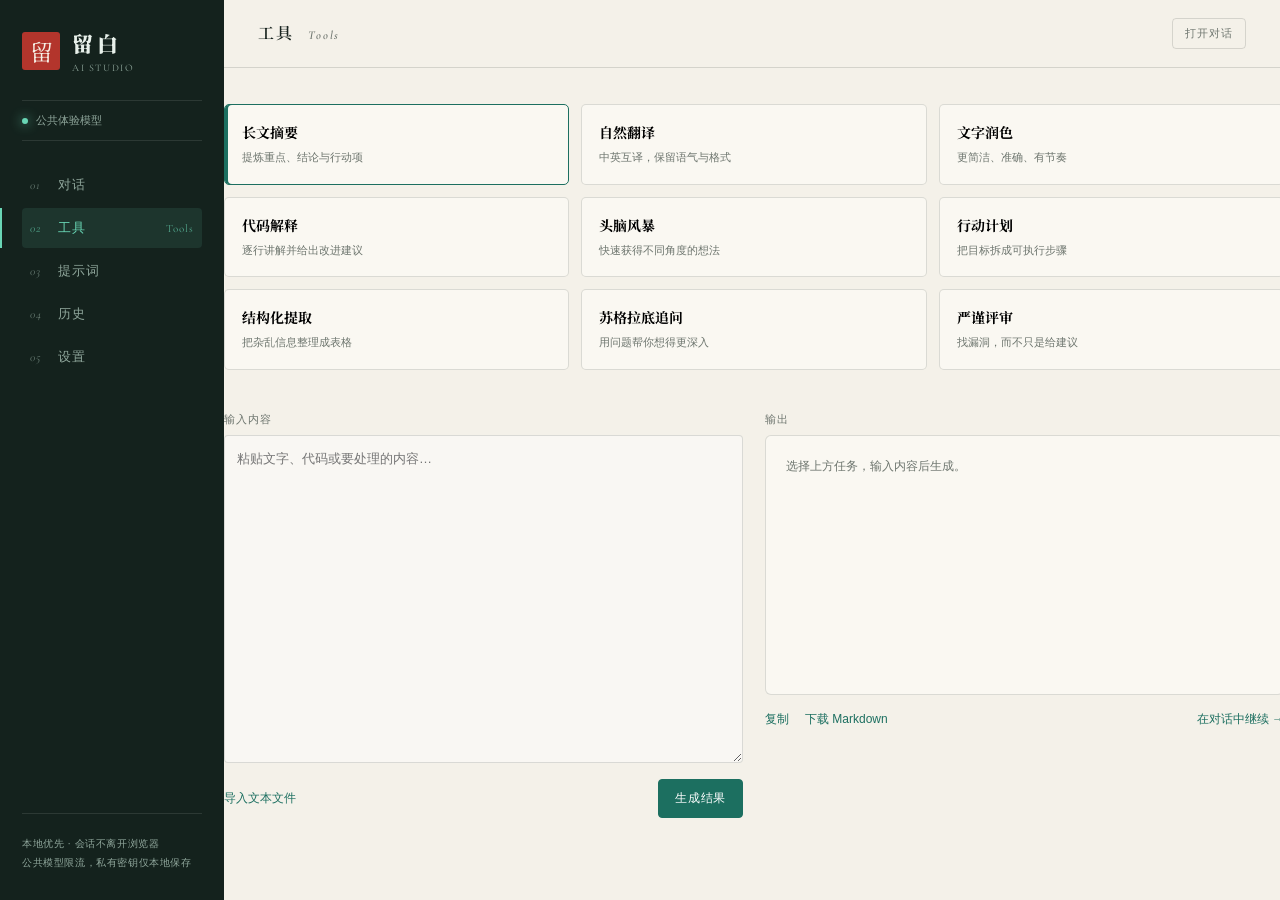
<file: tools.html>
<!DOCTYPE html>
<html lang="zh-CN">
<head>
<meta charset="UTF-8">
<meta name="viewport" content="width=device-width, initial-scale=1.0">
<title>工具 · 留白 AI</title>
<link rel="icon" href="data:image/svg+xml,%3Csvg xmlns='http://www.w3.org/2000/svg' viewBox='0 0 64 64'%3E%3Crect width='64' height='64' rx='8' fill='%23b3352c'/%3E%3Ctext x='32' y='40' font-size='28' text-anchor='middle' fill='%23f6f1e7' font-family='serif'%3E留%3C/text%3E%3C/svg%3E">
<link rel="preconnect" href="https://fonts.googleapis.com">
<link rel="preconnect" href="https://fonts.gstatic.com" crossorigin>
<link href="https://fonts.googleapis.com/css2?family=Noto+Serif+SC:wght@400;600;900&family=Cormorant+Garamond:ital,wght@0,500;1,500&display=swap" rel="stylesheet">
<link rel="stylesheet" href="assets/ai.css">
</head>
<body>
<script src="assets/ai-core.js"></script>
<script src="assets/shell.js"></script>
<script src="assets/page-tools.js"></script>
</body>
</html>
</file>
<file: assets/ai.css>
:root{--paper:#f4f1e9;--panel:#faf8f2;--ink:#18231f;--soft:#6d756e;--line:rgba(24,35,31,.14);--side:#14221d;--side-soft:#8fa69b;--accent:#69d6b5;--accent-dark:#1c6f60;--seal:#b3352c;--cn:"Noto Serif SC","Songti SC",serif;--en:"Cormorant Garamond",Georgia,serif;--sans:-apple-system,BlinkMacSystemFont,"Segoe UI","PingFang SC","Microsoft YaHei",sans-serif}*{margin:0;padding:0;box-sizing:border-box}[hidden]{display:none!important}button,input,textarea,select{font:inherit}button{cursor:pointer}body{background:var(--paper);color:var(--ink);font-family:var(--sans);min-height:100vh}a{color:inherit}::selection{background:rgba(105,214,181,.3)}.shell-side{position:fixed;inset:0 auto 0 0;width:224px;background:var(--side);color:#e7f0ea;padding:28px 22px;display:flex;flex-direction:column;z-index:20}.shell-brand{display:flex;align-items:center;gap:12px;text-decoration:none}.brand-mark{display:grid;place-items:center;width:38px;height:38px;background:var(--seal);color:#f6f1e7;font-family:var(--cn);font-size:23px;border-radius:3px}.brand-text{font-family:var(--cn);font-size:21px;font-weight:900;letter-spacing:.2em}.brand-text small{display:block;margin-top:4px;font-family:var(--en);font-size:10px;font-weight:400;letter-spacing:.16em;color:var(--side-soft)}.model-state{display:flex;align-items:center;gap:8px;margin:26px 0 24px;padding:12px 0;border-top:1px solid rgba(255,255,255,.1);border-bottom:1px solid rgba(255,255,255,.1);font-size:11px;color:var(--side-soft);text-decoration:none}.model-state i{width:6px;height:6px;border-radius:50%;background:var(--accent);box-shadow:0 0 12px var(--accent)}.model-state:hover{color:var(--accent)}.shell-nav{display:flex;flex-direction:column;gap:3px}.shell-nav a{position:relative;display:grid;grid-template-columns:28px 1fr auto;align-items:center;padding:11px 8px;color:var(--side-soft);text-decoration:none;font-size:13px;letter-spacing:.08em;border-radius:4px;transition:background .2s,color .2s}.shell-nav a i{font-family:var(--en);font-size:12px;opacity:.65}.shell-nav a b{font-family:var(--en);font-size:11px;font-weight:400;opacity:0;transition:opacity .2s}.shell-nav a:hover{background:rgba(255,255,255,.05);color:#fff}.shell-nav a.on{background:rgba(105,214,181,.1);color:var(--accent)}.shell-nav a.on::before{content:"";position:absolute;left:-22px;top:0;bottom:0;width:2px;background:var(--accent)}.shell-nav a.on b{opacity:.7}.side-note{margin-top:auto;padding-top:20px;border-top:1px solid rgba(255,255,255,.1);font-size:10px;line-height:1.9;color:var(--side-soft);letter-spacing:.06em}.workspace{margin-left:224px;min-height:100vh;display:flex;flex-direction:column}.shell-top{height:68px;display:flex;align-items:center;justify-content:space-between;gap:18px;padding:0 34px;border-bottom:1px solid var(--line);background:rgba(244,241,233,.9);backdrop-filter:blur(12px);position:sticky;top:0;z-index:10}.page-title{font-family:var(--cn);font-size:16px;font-weight:600;letter-spacing:.12em}.top-actions{display:flex;align-items:center;gap:12px}.top-actions a,.top-actions button{border:1px solid var(--line);background:transparent;color:var(--soft);font-size:11px;letter-spacing:.08em;padding:7px 12px;text-decoration:none;border-radius:4px}.top-actions a:hover,.top-actions button:hover{color:var(--accent-dark);border-color:var(--accent-dark)}.page{flex:1;width:min(1060px,92vw);margin:0 auto;padding:36px 0 60px}.btn{display:inline-flex;align-items:center;justify-content:center;gap:7px;border:1px solid var(--line);background:var(--panel);color:var(--ink);padding:10px 16px;font-size:12px;letter-spacing:.06em;border-radius:4px;text-decoration:none;transition:all .2s}.btn:hover{border-color:var(--accent-dark);color:var(--accent-dark)}.btn.primary{background:var(--accent-dark);border-color:var(--accent-dark);color:#fff}.btn.primary:hover{background:#15594d}.btn:disabled{opacity:.45;cursor:not-allowed}.text-btn{border:0;background:none;color:var(--accent-dark);font-size:12px;padding:4px 0}.text-btn:hover{text-decoration:underline;text-underline-offset:4px}.muted{color:var(--soft);font-size:12px;line-height:1.8}.tiny{font-size:10px;line-height:1.8;color:var(--soft)}.card{background:var(--panel);border:1px solid var(--line);border-radius:6px}.input,.select,textarea{width:100%;border:1px solid var(--line);background:rgba(255,255,255,.45);color:var(--ink);padding:11px 12px;outline:none;border-radius:4px;font-size:13px}.input:focus,.select:focus,textarea:focus{border-color:var(--accent-dark);box-shadow:0 0 0 3px rgba(28,111,96,.08)}textarea{resize:vertical;line-height:1.8}.label{display:block;margin:18px 0 8px;font-size:11px;letter-spacing:.1em;color:var(--soft)}.form-row{display:grid;grid-template-columns:1fr 1fr;gap:16px}.ai-toast{position:fixed;left:50%;bottom:28px;z-index:100;transform:translate(-50%,12px);opacity:0;background:var(--side);color:#eaf4ee;padding:10px 18px;border-radius:4px;font-size:12px;box-shadow:0 8px 30px rgba(20,34,29,.2);transition:all .25s}.ai-toast.show{transform:translate(-50%,0);opacity:1}
/* 对话 */
.chat-page{display:flex;flex-direction:column;height:calc(100vh - 68px);padding-bottom:0}.chat-layout{display:grid;grid-template-columns:1fr;flex:1;min-height:0}.messages{flex:1;overflow-y:auto;padding:28px 0 22px}.welcome{max-width:760px;margin:5vh auto 0}.welcome-kicker{font-family:var(--en);font-style:italic;font-size:18px;color:var(--accent-dark)}.welcome h1{margin:16px 0 18px;font-family:var(--cn);font-size:clamp(32px,5vw,52px);font-weight:900;line-height:1.35;letter-spacing:.03em}.welcome p{max-width:570px;color:var(--soft);font-size:14px;line-height:2}.quick-grid{display:grid;grid-template-columns:repeat(2,1fr);gap:12px;margin-top:32px}.quick-item{padding:18px;border:1px solid var(--line);background:rgba(250,248,242,.55);text-align:left;border-radius:5px;transition:all .2s}.quick-item:hover{border-color:var(--accent-dark);transform:translateY(-2px)}.quick-item strong{display:block;font-family:var(--cn);font-size:14px;font-weight:600}.quick-item span{display:block;margin-top:7px;font-size:11px;line-height:1.7;color:var(--soft)}.message{display:grid;grid-template-columns:34px 1fr;gap:14px;margin-bottom:26px;animation:messageIn .3s ease}.message-avatar{width:32px;height:32px;display:grid;place-items:center;border:1px solid var(--line);border-radius:4px;font-family:var(--cn);font-size:13px;color:var(--soft)}.message.assistant .message-avatar{background:var(--side);color:var(--accent);border-color:var(--side)}.message-role{display:none}.message-body{min-width:0;padding-top:2px;font-size:14px;line-height:1.95;overflow-wrap:anywhere}.message.user .message-body{background:rgba(28,111,96,.055);border-left:2px solid var(--accent-dark);padding:12px 16px;white-space:pre-wrap;border-radius:0 4px 4px 0}.message-meta{display:flex;gap:12px;margin-top:10px;opacity:0;transition:opacity .2s}.message:hover .message-meta{opacity:1}.message-meta button{border:0;background:none;color:var(--soft);font-size:10px;padding:0}.message-meta button:hover{color:var(--accent-dark)}.message-body p{margin:0 0 1em}.message-body p:last-child{margin-bottom:0}.message-body h2,.message-body h3,.message-body h4{font-family:var(--cn);line-height:1.5;margin:1.1em 0 .5em}.message-body h2{font-size:21px}.message-body h3{font-size:18px}.message-body h4{font-size:16px}.message-body ul{margin:.6em 0 .9em;padding-left:22px}.message-body li{margin:.35em 0}.message-body code{padding:2px 5px;background:rgba(24,35,31,.07);border-radius:3px;font-family:ui-monospace,SFMono-Regular,Consolas,monospace;font-size:.9em}.message-body pre{margin:14px 0;padding:16px;overflow-x:auto;background:#17211d;color:#dce8e0;border-radius:5px;line-height:1.7}.message-body pre code{padding:0;background:none;color:inherit}.message-body a{color:var(--accent-dark);text-decoration:underline;text-underline-offset:3px}.stream-caret{display:inline-block;width:7px;height:17px;margin-left:3px;vertical-align:-3px;background:var(--accent-dark);animation:blink .8s infinite}@keyframes blink{50%{opacity:.15}}@keyframes messageIn{from{opacity:0;transform:translateY(8px)}to{opacity:1;transform:none}}.composer-wrap{position:sticky;bottom:0;padding:14px 0 20px;background:linear-gradient(0deg,var(--paper) 75%,transparent)}.composer{border:1px solid var(--line);background:var(--panel);border-radius:7px;box-shadow:0 12px 40px rgba(24,35,31,.08);padding:12px 14px 10px}.composer textarea{width:100%;min-height:62px;max-height:180px;border:0;background:none;outline:none;resize:none;font-size:14px;line-height:1.8}.composer-bottom{display:flex;align-items:center;justify-content:space-between;gap:12px;margin-top:8px}.composer-tools{display:flex;align-items:center;gap:10px}.composer-tools button{border:0;background:none;color:var(--soft);font-size:11px;padding:4px}.composer-tools button:hover{color:var(--accent-dark)}.send-btn{min-width:76px}.chat-notice{display:flex;justify-content:space-between;gap:12px;margin-top:8px;font-size:10px;color:var(--soft)}.chat-notice a{color:var(--accent-dark);text-decoration:none}
/* 工具/提示词/历史/设置 */
.tool-grid{display:grid;grid-template-columns:repeat(3,1fr);gap:12px}.tool-card{padding:17px;border:1px solid var(--line);background:var(--panel);text-align:left;border-radius:5px;transition:all .2s}.tool-card:hover,.tool-card.on{border-color:var(--accent-dark)}.tool-card.on{box-shadow:inset 3px 0 var(--accent-dark)}.tool-card strong{display:block;font-family:var(--cn);font-size:14px}.tool-card span{display:block;margin-top:6px;color:var(--soft);font-size:11px;line-height:1.7}.tool-work{display:grid;grid-template-columns:1fr 1fr;gap:22px;margin-top:24px}.tool-output{min-height:260px;max-height:620px;overflow-y:auto;padding:20px}.tool-output h2,.tool-output h3{font-family:var(--cn)}.prompt-grid{display:grid;grid-template-columns:repeat(2,1fr);gap:14px}.prompt-card{display:flex;flex-direction:column;min-height:170px;padding:19px}.prompt-card .tag{font-size:10px;color:var(--accent-dark);letter-spacing:.12em}.prompt-card h3{margin:10px 0 8px;font-family:var(--cn);font-size:16px}.prompt-card p{flex:1;font-size:12px;line-height:1.8;color:var(--soft);white-space:pre-wrap}.prompt-actions{display:flex;gap:16px;margin-top:16px}.history-item{display:grid;grid-template-columns:1fr auto;gap:16px;padding:18px 0;border-bottom:1px solid var(--line)}.history-item h3{font-family:var(--cn);font-size:16px;font-weight:600}.history-item p{margin-top:6px;font-size:11px;color:var(--soft);white-space:nowrap;overflow:hidden;text-overflow:ellipsis}.history-actions{display:flex;align-items:center;gap:12px}.settings-grid{display:grid;grid-template-columns:1fr 1fr;gap:26px}.settings-card{padding:24px}.settings-card h2{margin-bottom:16px;font-family:var(--cn);font-size:19px}.settings-full{grid-column:1/-1}.connection-result{margin-top:12px;font-size:12px;line-height:1.8}.connection-result.ok{color:var(--accent-dark)}.connection-result.error{color:var(--seal)}.privacy-note{margin-top:20px;padding:14px 16px;border-left:2px solid var(--accent-dark);background:rgba(28,111,96,.05);font-size:11px;line-height:1.9;color:var(--soft)}
@media(max-width:900px){.shell-side{width:190px;padding:24px 18px}.workspace{margin-left:190px}.shell-nav a.on::before{left:-18px}.tool-grid{grid-template-columns:repeat(2,1fr)}.settings-grid{grid-template-columns:1fr}.tool-work{grid-template-columns:1fr}.page{padding-top:26px}}@media(max-width:640px){.shell-side{position:relative;width:100%;height:auto;padding:16px 5vw 0;display:block}.shell-brand{display:inline-flex}.model-state{position:absolute;right:5vw;top:18px;margin:0;padding:8px 0;border:0}.shell-nav{flex-direction:row;overflow-x:auto;margin-top:16px;scrollbar-width:none}.shell-nav::-webkit-scrollbar{display:none}.shell-nav a{flex:0 0 auto;display:flex;gap:5px;padding:10px 12px}.shell-nav a:first-child{padding-left:0}.shell-nav a.on::before{display:none}.side-note{display:none}.workspace{margin-left:0}.shell-top{height:56px;padding:0 5vw}.page-title{font-size:14px}.page{width:90vw;padding-top:24px}.chat-page{height:calc(100vh - 56px)}.welcome{margin-top:2vh}.welcome h1{font-size:34px}.quick-grid{grid-template-columns:1fr}.tool-grid,.prompt-grid{grid-template-columns:1fr}.form-row{grid-template-columns:1fr}.message{grid-template-columns:28px 1fr;gap:10px}.message-avatar{width:27px;height:27px;font-size:11px}.message-body{font-size:13px}.composer-wrap{padding-bottom:12px}.chat-notice{font-size:9px}.settings-card{padding:18px}.history-item{grid-template-columns:1fr}.history-actions{justify-content:flex-start}}
@media(prefers-reduced-motion:reduce){*{animation:none!important;transition:none!important}}
</file>
<file: assets/reader.css>
.reader-backdrop{position:fixed;inset:0;z-index:40;background:rgba(33,29,25,.24);backdrop-filter:blur(3px);opacity:0;pointer-events:none;transition:opacity .35s ease}.reader-backdrop.open{opacity:1;pointer-events:auto}.reader-panel{position:fixed;top:0;right:0;z-index:41;width:min(620px,92vw);height:100dvh;overflow-y:auto;background:#f6f1e7;color:#211d19;padding:38px 46px 56px;box-shadow:-24px 0 70px rgba(33,29,25,.16);transform:translateX(102%);transition:transform .45s cubic-bezier(.19,1,.22,1);outline:none}.reader-panel.open{transform:none}.reader-top{display:flex;align-items:center;justify-content:space-between;gap:20px}.reader-kicker{font-family:"Cormorant Garamond",Georgia,serif;font-style:italic;font-size:17px;color:#6f6558}.reader-close{display:grid;place-items:center;width:38px;height:38px;flex:none;border:1px solid rgba(33,29,25,.16);border-radius:50%;background:none;color:#211d19;font-family:Georgia,serif;font-size:22px;line-height:1;cursor:pointer;transition:all .25s}.reader-close:hover{color:#b3352c;border-color:#b3352c;transform:rotate(6deg)}.reader-title{margin:40px 0 18px;font-size:clamp(26px,3vw,34px);font-weight:600;line-height:1.6;letter-spacing:.025em}.reader-meta{padding-bottom:24px;border-bottom:1px solid rgba(33,29,25,.16);font-size:12px;letter-spacing:.12em;color:#6f6558}.reader-meta .src{color:#b3352c}.reader-body{padding-top:30px;font-size:16.5px;line-height:2.05;letter-spacing:.025em;overflow-wrap:anywhere}.reader-body p{margin:0 0 1.35em}.reader-body p:empty{display:none}.reader-figure{margin:0 0 28px}.reader-figure img{display:block;width:100%;height:auto;border:1px solid rgba(33,29,25,.12);background:#efe8d8}.reader-foot{margin-top:40px;padding-top:22px;border-top:1px solid rgba(33,29,25,.16);font-size:11px;line-height:2;letter-spacing:.1em;color:#6f6558}.reader-original{display:inline-block;margin-bottom:8px;color:#b3352c;font-size:12px;letter-spacing:.16em;text-decoration:none}.reader-original:hover{text-decoration:underline;text-underline-offset:5px}body.reader-open{overflow:hidden}@media(max-width:640px){.reader-backdrop{display:none}.reader-panel{width:100vw;padding:26px 7vw 48px;box-shadow:none}.reader-title{margin-top:34px;font-size:27px}.reader-body{font-size:16px;line-height:2}.reader-kicker{font-size:16px}}@media(prefers-reduced-motion:reduce){.reader-backdrop,.reader-panel,.reader-close{transition:none}}
</file>
